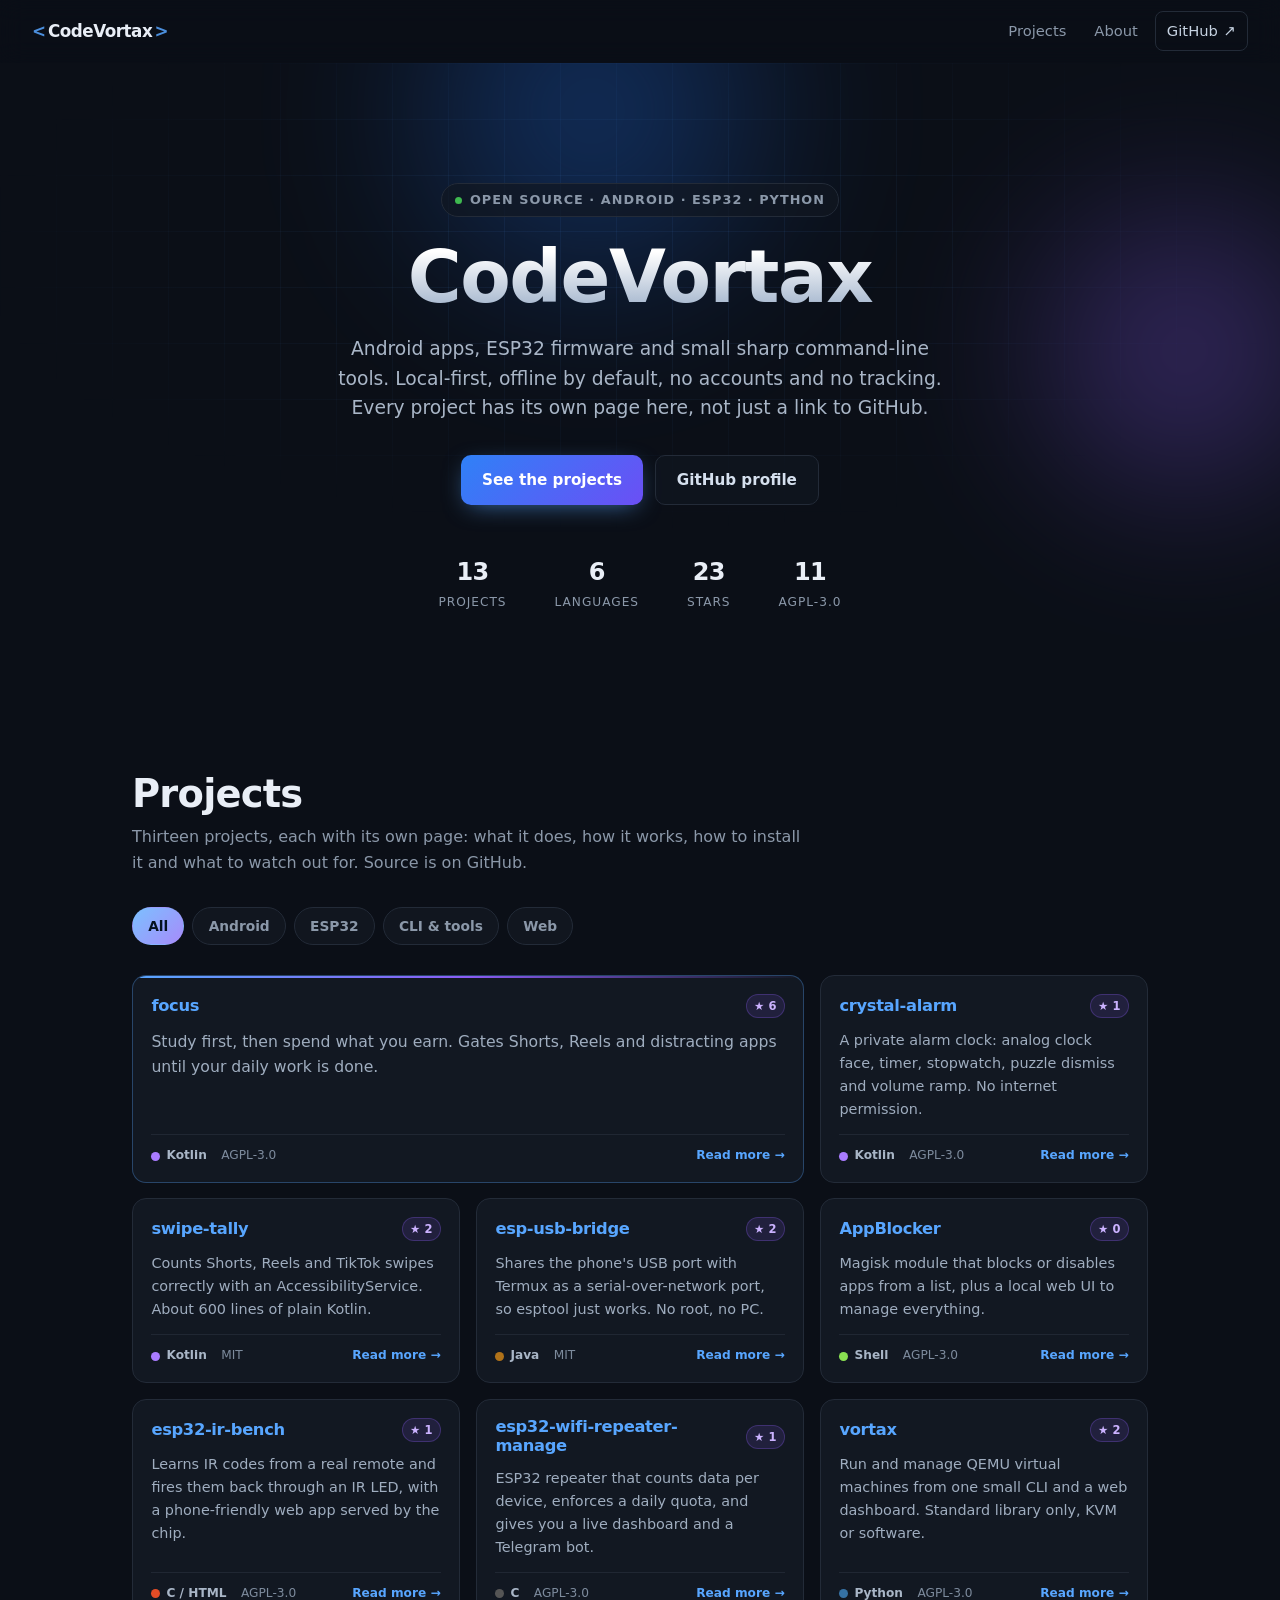
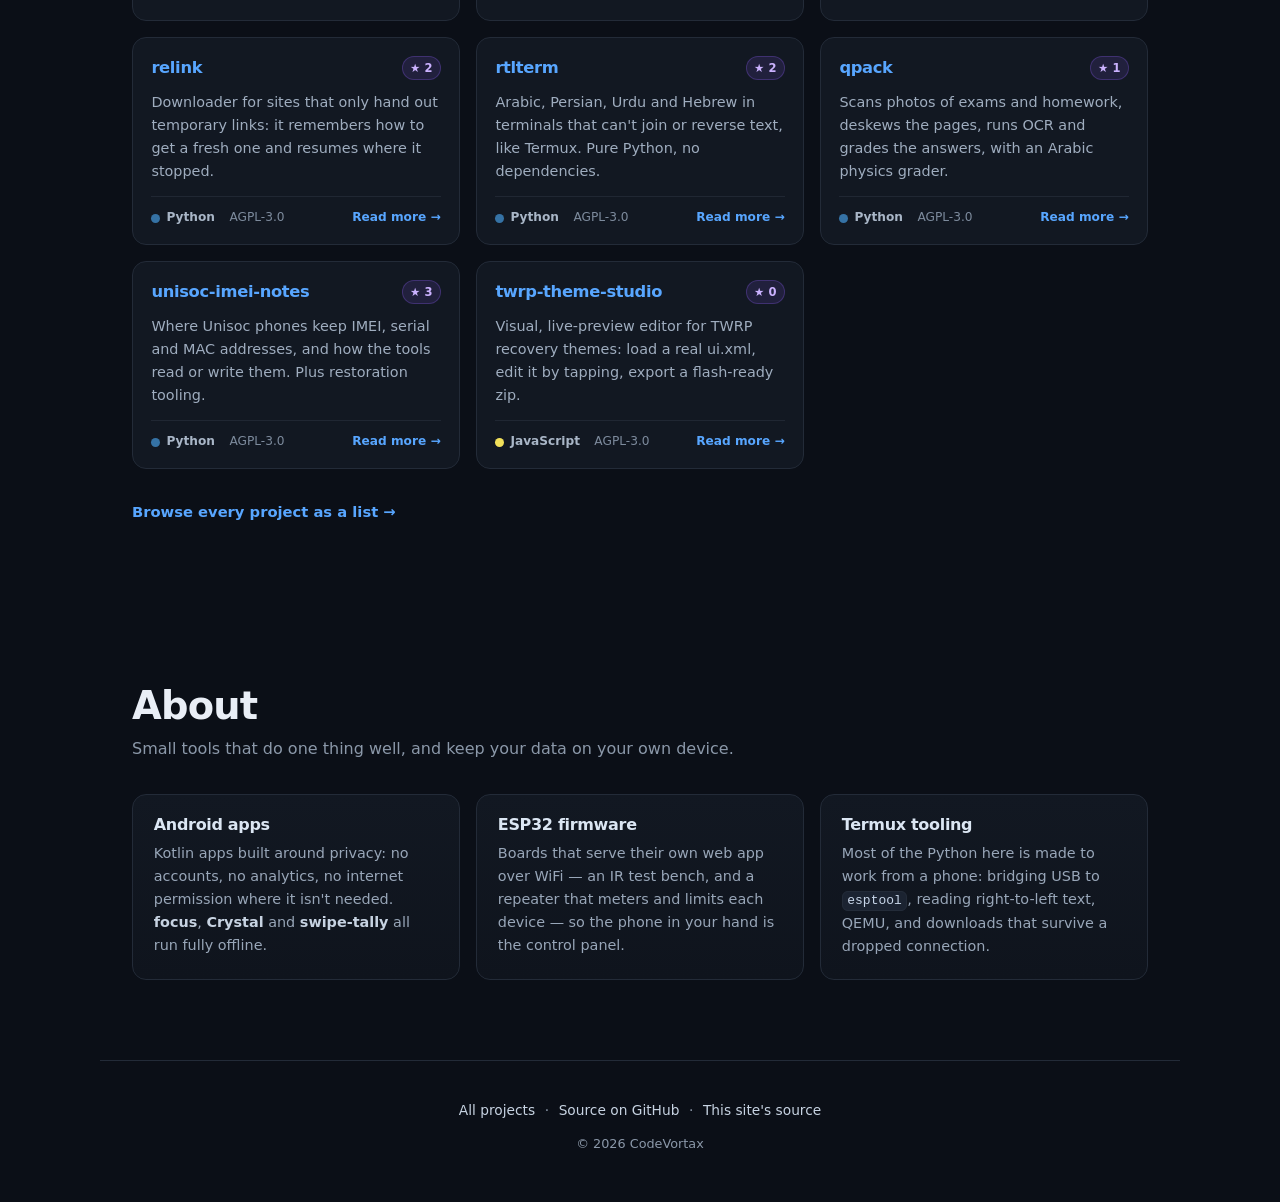
<file: index.html>
<!doctype html>
<html lang="en" class="no-js">
<head>
<meta charset="utf-8">
<meta name="viewport" content="width=device-width, initial-scale=1">
<title>CodeVortax — Android apps, ESP32 firmware and CLI tools</title>
<meta name="description" content="Open source Android apps, ESP32 firmware and command-line tools. Local-first, offline by default, no accounts and no tracking.">
<meta name="theme-color" content="#0b0f17">
<meta name="color-scheme" content="dark">
<link rel="canonical" href="https://codevortax.github.io/">

<meta property="og:type" content="website">
<meta property="og:site_name" content="CodeVortax">
<meta property="og:title" content="CodeVortax — Android apps, ESP32 firmware and CLI tools">
<meta property="og:description" content="Open source Android apps, ESP32 firmware and command-line tools. Local-first, offline by default, no accounts and no tracking.">
<meta property="og:url" content="https://codevortax.github.io/">
<meta property="og:image" content="https://codevortax.github.io/og/cover.png">
<meta property="og:image:type" content="image/png">
<meta property="og:image:width" content="1200">
<meta property="og:image:height" content="630">
<meta property="og:image:alt" content="CodeVortax — Android apps, ESP32 firmware and CLI tools">
<meta name="twitter:card" content="summary_large_image">
<meta name="twitter:title" content="CodeVortax — Android apps, ESP32 firmware and CLI tools">
<meta name="twitter:description" content="Open source Android apps, ESP32 firmware and command-line tools. Local-first, offline by default, no accounts and no tracking.">
<meta name="twitter:image" content="https://codevortax.github.io/og/cover.png">

<link rel="icon" href="data:image/svg+xml,%3Csvg xmlns='http://www.w3.org/2000/svg' viewBox='0 0 64 64'%3E%3Crect width='64' height='64' rx='14' fill='%230b0f17'/%3E%3Cpath d='M40 20 26 32l14 12' fill='none' stroke='%2358a6ff' stroke-width='6' stroke-linecap='round' stroke-linejoin='round'/%3E%3C/svg%3E">
<link rel="stylesheet" href="style.css">
<script>document.documentElement.classList.replace('no-js','js');</script>
<script type="application/ld+json">{}</script>
</head>
<body>

<a class="skip" href="#main">Skip to content</a>
<div class="progress"><span id="bar"></span></div>

<header class="nav">
  <a class="brand" href="index.html">
    <span class="brand-mark" aria-hidden="true">&lt;</span>CodeVortax<span class="brand-mark" aria-hidden="true">&gt;</span>
  </a>
  <nav aria-label="Sections">
    <a href="index.html#projects">Projects</a>
    <a href="index.html#about">About</a>
    <a class="gh" href="https://github.com/CodeVortax">GitHub <span aria-hidden="true">↗</span></a>
  </nav>
</header>

<main id="top">

  <section class="hero">
    <div class="blob b1" aria-hidden="true"></div>
    <div class="blob b2" aria-hidden="true"></div>
    <div class="grid-bg" aria-hidden="true"></div>
    <div class="hero-inner">
      <p class="eyebrow"><span class="dot" aria-hidden="true"></span>Open source · Android · ESP32 · Python</p>
      <h1>CodeVortax</h1>
      <p class="lead">Android apps, ESP32 firmware and small sharp command-line tools. Local-first, offline by default, no accounts and no tracking. Every project has its own page here, not just a link to GitHub.</p>
      <div class="cta">
        <a class="btn primary" href="#projects">See the projects</a>
        <a class="btn ghost" href="https://github.com/CodeVortax">GitHub profile</a>
      </div>
      <ul class="stats">
        <li><b>13</b><span>projects</span></li>
        <li><b>6</b><span>languages</span></li>
        <li><b>23</b><span>stars</span></li>
        <li><b>11</b><span>AGPL-3.0</span></li>
      </ul>
    </div>
  </section>

  <section id="projects" class="section">
    <div class="section-head reveal">
      <h2>Projects</h2>
      <p>Thirteen projects, each with its own page: what it does, how it works, how to install it and what to watch out for. Source is on GitHub.</p>
    </div>

    <div class="chips reveal" role="group" aria-label="Filter projects by category">
      <button class="chip is-active" data-filter="all" aria-pressed="true">All</button>
      <button class="chip" data-filter="android" aria-pressed="false">Android</button>
      <button class="chip" data-filter="esp32" aria-pressed="false">ESP32</button>
      <button class="chip" data-filter="tool" aria-pressed="false">CLI &amp; tools</button>
      <button class="chip" data-filter="web" aria-pressed="false">Web</button>
    </div>

    <p class="empty" id="empty" hidden>No projects in this category.</p>

    <div class="grid" id="grid">
      <a class="card featured reveal" href="projects/focus.html" data-cat="android">
        <div class="card-top">
          <h3>focus</h3>
          <span class="badge">★ 6</span>
        </div>
        <p>Study first, then spend what you earn. Gates Shorts, Reels and distracting apps until your daily work is done.</p>
        <div class="meta">
          <span class="lang"><i style="--c:#a97bff"></i>Kotlin</span>
          <span>AGPL-3.0</span>
          <span class="go" aria-hidden="true">Read more →</span>
        </div>
      </a>
      <a class="card reveal" href="projects/crystal-alarm.html" data-cat="android">
        <div class="card-top">
          <h3>crystal-alarm</h3>
          <span class="badge">★ 1</span>
        </div>
        <p>A private alarm clock: analog clock face, timer, stopwatch, puzzle dismiss and volume ramp. No internet permission.</p>
        <div class="meta">
          <span class="lang"><i style="--c:#a97bff"></i>Kotlin</span>
          <span>AGPL-3.0</span>
          <span class="go" aria-hidden="true">Read more →</span>
        </div>
      </a>
      <a class="card reveal" href="projects/swipe-tally.html" data-cat="android">
        <div class="card-top">
          <h3>swipe-tally</h3>
          <span class="badge">★ 2</span>
        </div>
        <p>Counts Shorts, Reels and TikTok swipes correctly with an AccessibilityService. About 600 lines of plain Kotlin.</p>
        <div class="meta">
          <span class="lang"><i style="--c:#a97bff"></i>Kotlin</span>
          <span>MIT</span>
          <span class="go" aria-hidden="true">Read more →</span>
        </div>
      </a>
      <a class="card reveal" href="projects/esp-usb-bridge.html" data-cat="android">
        <div class="card-top">
          <h3>esp-usb-bridge</h3>
          <span class="badge">★ 2</span>
        </div>
        <p>Shares the phone's USB port with Termux as a serial-over-network port, so esptool just works. No root, no PC.</p>
        <div class="meta">
          <span class="lang"><i style="--c:#b07219"></i>Java</span>
          <span>MIT</span>
          <span class="go" aria-hidden="true">Read more →</span>
        </div>
      </a>
      <a class="card reveal" href="projects/appblocker.html" data-cat="android">
        <div class="card-top">
          <h3>AppBlocker</h3>
          <span class="badge">★ 0</span>
        </div>
        <p>Magisk module that blocks or disables apps from a list, plus a local web UI to manage everything.</p>
        <div class="meta">
          <span class="lang"><i style="--c:#89e051"></i>Shell</span>
          <span>AGPL-3.0</span>
          <span class="go" aria-hidden="true">Read more →</span>
        </div>
      </a>
      <a class="card reveal" href="projects/esp32-ir-bench.html" data-cat="esp32">
        <div class="card-top">
          <h3>esp32-ir-bench</h3>
          <span class="badge">★ 1</span>
        </div>
        <p>Learns IR codes from a real remote and fires them back through an IR LED, with a phone-friendly web app served by the chip.</p>
        <div class="meta">
          <span class="lang"><i style="--c:#e34c26"></i>C / HTML</span>
          <span>AGPL-3.0</span>
          <span class="go" aria-hidden="true">Read more →</span>
        </div>
      </a>
      <a class="card reveal" href="projects/esp32-wifi-repeater-manage.html" data-cat="esp32">
        <div class="card-top">
          <h3>esp32-wifi-repeater-manage</h3>
          <span class="badge">★ 1</span>
        </div>
        <p>ESP32 repeater that counts data per device, enforces a daily quota, and gives you a live dashboard and a Telegram bot.</p>
        <div class="meta">
          <span class="lang"><i style="--c:#555555"></i>C</span>
          <span>AGPL-3.0</span>
          <span class="go" aria-hidden="true">Read more →</span>
        </div>
      </a>
      <a class="card reveal" href="projects/vortax.html" data-cat="tool">
        <div class="card-top">
          <h3>vortax</h3>
          <span class="badge">★ 2</span>
        </div>
        <p>Run and manage QEMU virtual machines from one small CLI and a web dashboard. Standard library only, KVM or software.</p>
        <div class="meta">
          <span class="lang"><i style="--c:#3572a5"></i>Python</span>
          <span>AGPL-3.0</span>
          <span class="go" aria-hidden="true">Read more →</span>
        </div>
      </a>
      <a class="card reveal" href="projects/relink.html" data-cat="tool">
        <div class="card-top">
          <h3>relink</h3>
          <span class="badge">★ 2</span>
        </div>
        <p>Downloader for sites that only hand out temporary links: it remembers how to get a fresh one and resumes where it stopped.</p>
        <div class="meta">
          <span class="lang"><i style="--c:#3572a5"></i>Python</span>
          <span>AGPL-3.0</span>
          <span class="go" aria-hidden="true">Read more →</span>
        </div>
      </a>
      <a class="card reveal" href="projects/rtlterm.html" data-cat="tool">
        <div class="card-top">
          <h3>rtlterm</h3>
          <span class="badge">★ 2</span>
        </div>
        <p>Arabic, Persian, Urdu and Hebrew in terminals that can't join or reverse text, like Termux. Pure Python, no dependencies.</p>
        <div class="meta">
          <span class="lang"><i style="--c:#3572a5"></i>Python</span>
          <span>AGPL-3.0</span>
          <span class="go" aria-hidden="true">Read more →</span>
        </div>
      </a>
      <a class="card reveal" href="projects/qpack.html" data-cat="tool">
        <div class="card-top">
          <h3>qpack</h3>
          <span class="badge">★ 1</span>
        </div>
        <p>Scans photos of exams and homework, deskews the pages, runs OCR and grades the answers, with an Arabic physics grader.</p>
        <div class="meta">
          <span class="lang"><i style="--c:#3572a5"></i>Python</span>
          <span>AGPL-3.0</span>
          <span class="go" aria-hidden="true">Read more →</span>
        </div>
      </a>
      <a class="card reveal" href="projects/unisoc-imei-notes.html" data-cat="tool">
        <div class="card-top">
          <h3>unisoc-imei-notes</h3>
          <span class="badge">★ 3</span>
        </div>
        <p>Where Unisoc phones keep IMEI, serial and MAC addresses, and how the tools read or write them. Plus restoration tooling.</p>
        <div class="meta">
          <span class="lang"><i style="--c:#3572a5"></i>Python</span>
          <span>AGPL-3.0</span>
          <span class="go" aria-hidden="true">Read more →</span>
        </div>
      </a>
      <a class="card reveal" href="projects/twrp-theme-studio.html" data-cat="web">
        <div class="card-top">
          <h3>twrp-theme-studio</h3>
          <span class="badge">★ 0</span>
        </div>
        <p>Visual, live-preview editor for TWRP recovery themes: load a real ui.xml, edit it by tapping, export a flash-ready zip.</p>
        <div class="meta">
          <span class="lang"><i style="--c:#f1e05a"></i>JavaScript</span>
          <span>AGPL-3.0</span>
          <span class="go" aria-hidden="true">Read more →</span>
        </div>
      </a>
    </div>

    <p class="more reveal">
      <a href="projects.html">Browse every project as a list <span aria-hidden="true">→</span></a>
    </p>
  </section>

  <section id="about" class="section">
    <div class="section-head reveal">
      <h2>About</h2>
      <p>Small tools that do one thing well, and keep your data on your own device.</p>
    </div>

    <div class="cols">
      <article class="col reveal from-left">
        <h3>Android apps</h3>
        <p>Kotlin apps built around privacy: no accounts, no analytics, no internet permission where it isn't needed. <em>focus</em>, <em>Crystal</em> and <em>swipe-tally</em> all run fully offline.</p>
      </article>
      <article class="col reveal">
        <h3>ESP32 firmware</h3>
        <p>Boards that serve their own web app over WiFi &mdash; an IR test bench, and a repeater that meters and limits each device &mdash; so the phone in your hand is the control panel.</p>
      </article>
      <article class="col reveal from-right">
        <h3>Termux tooling</h3>
        <p>Most of the Python here is made to work from a phone: bridging USB to <code>esptool</code>, reading right-to-left text, QEMU, and downloads that survive a dropped connection.</p>
      </article>
    </div>
  </section>

</main>

<footer>
  <p class="foot-links">
    <a href="index.html#projects">All projects</a>
    <span aria-hidden="true">·</span>
    <a href="https://github.com/CodeVortax">Source on GitHub</a>
    <span aria-hidden="true">·</span>
    <a href="https://github.com/CodeVortax/CodeVortax.github.io">This site's source</a>
  </p>
  <p class="foot-copy">&copy; <span id="year">2026</span> CodeVortax</p>
</footer>

<script src="app.js" defer></script>
</body>
</html>
</file>
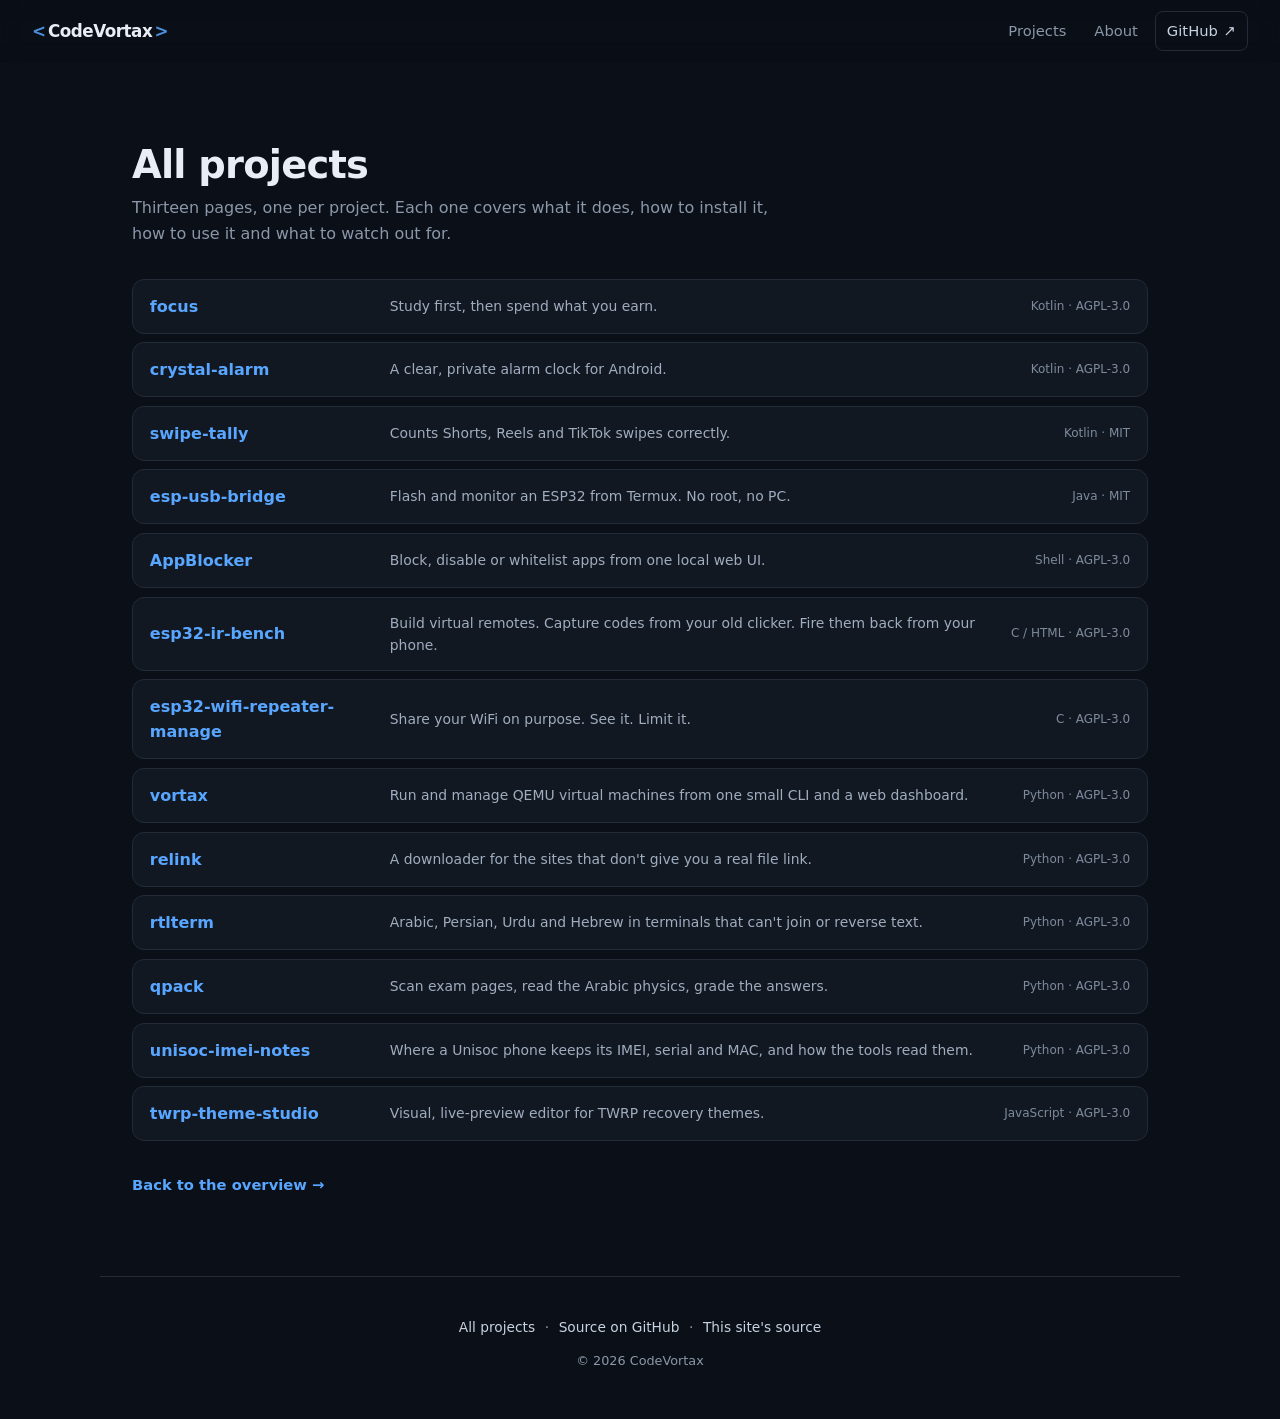
<file: projects.html>
<!doctype html>
<html lang="en" class="no-js">
<head>
<meta charset="utf-8">
<meta name="viewport" content="width=device-width, initial-scale=1">
<title>All projects — CodeVortax</title>
<meta name="description" content="Every CodeVortax project, with a page of its own: Android apps, ESP32 firmware, CLI and web tools.">
<meta name="theme-color" content="#0b0f17">
<meta name="color-scheme" content="dark">
<link rel="canonical" href="https://codevortax.github.io/projects.html">

<meta property="og:type" content="website">
<meta property="og:site_name" content="CodeVortax">
<meta property="og:title" content="All projects — CodeVortax">
<meta property="og:description" content="Every CodeVortax project, with a page of its own: Android apps, ESP32 firmware, CLI and web tools.">
<meta property="og:url" content="https://codevortax.github.io/projects.html">
<meta property="og:image" content="https://codevortax.github.io/og/cover.png">
<meta property="og:image:type" content="image/png">
<meta property="og:image:width" content="1200">
<meta property="og:image:height" content="630">
<meta property="og:image:alt" content="CodeVortax — all projects">
<meta name="twitter:card" content="summary_large_image">
<meta name="twitter:title" content="All projects — CodeVortax">
<meta name="twitter:description" content="Every CodeVortax project, with a page of its own: Android apps, ESP32 firmware, CLI and web tools.">
<meta name="twitter:image" content="https://codevortax.github.io/og/cover.png">

<link rel="icon" href="data:image/svg+xml,%3Csvg xmlns='http://www.w3.org/2000/svg' viewBox='0 0 64 64'%3E%3Crect width='64' height='64' rx='14' fill='%230b0f17'/%3E%3Cpath d='M40 20 26 32l14 12' fill='none' stroke='%2358a6ff' stroke-width='6' stroke-linecap='round' stroke-linejoin='round'/%3E%3C/svg%3E">
<link rel="stylesheet" href="style.css">
<script>document.documentElement.classList.replace('no-js','js');</script>
</head>
<body>

<a class="skip" href="#main">Skip to content</a>
<div class="progress"><span id="bar"></span></div>

<header class="nav">
  <a class="brand" href="index.html">
    <span class="brand-mark" aria-hidden="true">&lt;</span>CodeVortax<span class="brand-mark" aria-hidden="true">&gt;</span>
  </a>
  <nav aria-label="Sections">
    <a href="index.html#projects">Projects</a>
    <a href="index.html#about">About</a>
    <a class="gh" href="https://github.com/CodeVortax">GitHub <span aria-hidden="true">↗</span></a>
  </nav>
</header>

<main id="main">
  <section class="section">
    <div class="section-head reveal">
      <h2>All projects</h2>
      <p>Thirteen pages, one per project. Each one covers what it does, how to install it, how to use it and what to watch out for.</p>
    </div>
    <ul class="rows">
      <li class="row reveal">
        <a href="projects/focus.html">
          <span class="row-name">focus</span>
          <span class="row-desc">Study first, then spend what you earn.</span>
          <span class="row-meta">Kotlin · AGPL-3.0</span>
        </a>
      </li>
      <li class="row reveal">
        <a href="projects/crystal-alarm.html">
          <span class="row-name">crystal-alarm</span>
          <span class="row-desc">A clear, private alarm clock for Android.</span>
          <span class="row-meta">Kotlin · AGPL-3.0</span>
        </a>
      </li>
      <li class="row reveal">
        <a href="projects/swipe-tally.html">
          <span class="row-name">swipe-tally</span>
          <span class="row-desc">Counts Shorts, Reels and TikTok swipes correctly.</span>
          <span class="row-meta">Kotlin · MIT</span>
        </a>
      </li>
      <li class="row reveal">
        <a href="projects/esp-usb-bridge.html">
          <span class="row-name">esp-usb-bridge</span>
          <span class="row-desc">Flash and monitor an ESP32 from Termux. No root, no PC.</span>
          <span class="row-meta">Java · MIT</span>
        </a>
      </li>
      <li class="row reveal">
        <a href="projects/appblocker.html">
          <span class="row-name">AppBlocker</span>
          <span class="row-desc">Block, disable or whitelist apps from one local web UI.</span>
          <span class="row-meta">Shell · AGPL-3.0</span>
        </a>
      </li>
      <li class="row reveal">
        <a href="projects/esp32-ir-bench.html">
          <span class="row-name">esp32-ir-bench</span>
          <span class="row-desc">Build virtual remotes. Capture codes from your old clicker. Fire them back from your phone.</span>
          <span class="row-meta">C / HTML · AGPL-3.0</span>
        </a>
      </li>
      <li class="row reveal">
        <a href="projects/esp32-wifi-repeater-manage.html">
          <span class="row-name">esp32-wifi-repeater-manage</span>
          <span class="row-desc">Share your WiFi on purpose. See it. Limit it.</span>
          <span class="row-meta">C · AGPL-3.0</span>
        </a>
      </li>
      <li class="row reveal">
        <a href="projects/vortax.html">
          <span class="row-name">vortax</span>
          <span class="row-desc">Run and manage QEMU virtual machines from one small CLI and a web dashboard.</span>
          <span class="row-meta">Python · AGPL-3.0</span>
        </a>
      </li>
      <li class="row reveal">
        <a href="projects/relink.html">
          <span class="row-name">relink</span>
          <span class="row-desc">A downloader for the sites that don't give you a real file link.</span>
          <span class="row-meta">Python · AGPL-3.0</span>
        </a>
      </li>
      <li class="row reveal">
        <a href="projects/rtlterm.html">
          <span class="row-name">rtlterm</span>
          <span class="row-desc">Arabic, Persian, Urdu and Hebrew in terminals that can't join or reverse text.</span>
          <span class="row-meta">Python · AGPL-3.0</span>
        </a>
      </li>
      <li class="row reveal">
        <a href="projects/qpack.html">
          <span class="row-name">qpack</span>
          <span class="row-desc">Scan exam pages, read the Arabic physics, grade the answers.</span>
          <span class="row-meta">Python · AGPL-3.0</span>
        </a>
      </li>
      <li class="row reveal">
        <a href="projects/unisoc-imei-notes.html">
          <span class="row-name">unisoc-imei-notes</span>
          <span class="row-desc">Where a Unisoc phone keeps its IMEI, serial and MAC, and how the tools read them.</span>
          <span class="row-meta">Python · AGPL-3.0</span>
        </a>
      </li>
      <li class="row reveal">
        <a href="projects/twrp-theme-studio.html">
          <span class="row-name">twrp-theme-studio</span>
          <span class="row-desc">Visual, live-preview editor for TWRP recovery themes.</span>
          <span class="row-meta">JavaScript · AGPL-3.0</span>
        </a>
      </li>
    </ul>
    <p class="more reveal"><a href="index.html#projects">Back to the overview <span aria-hidden="true">→</span></a></p>
  </section>
</main>

<footer>
  <p class="foot-links">
    <a href="index.html#projects">All projects</a>
    <span aria-hidden="true">·</span>
    <a href="https://github.com/CodeVortax">Source on GitHub</a>
    <span aria-hidden="true">·</span>
    <a href="https://github.com/CodeVortax/CodeVortax.github.io">This site's source</a>
  </p>
  <p class="foot-copy">&copy; <span id="year">2026</span> CodeVortax</p>
</footer>

<script src="app.js" defer></script>
</body>
</html>
</file>
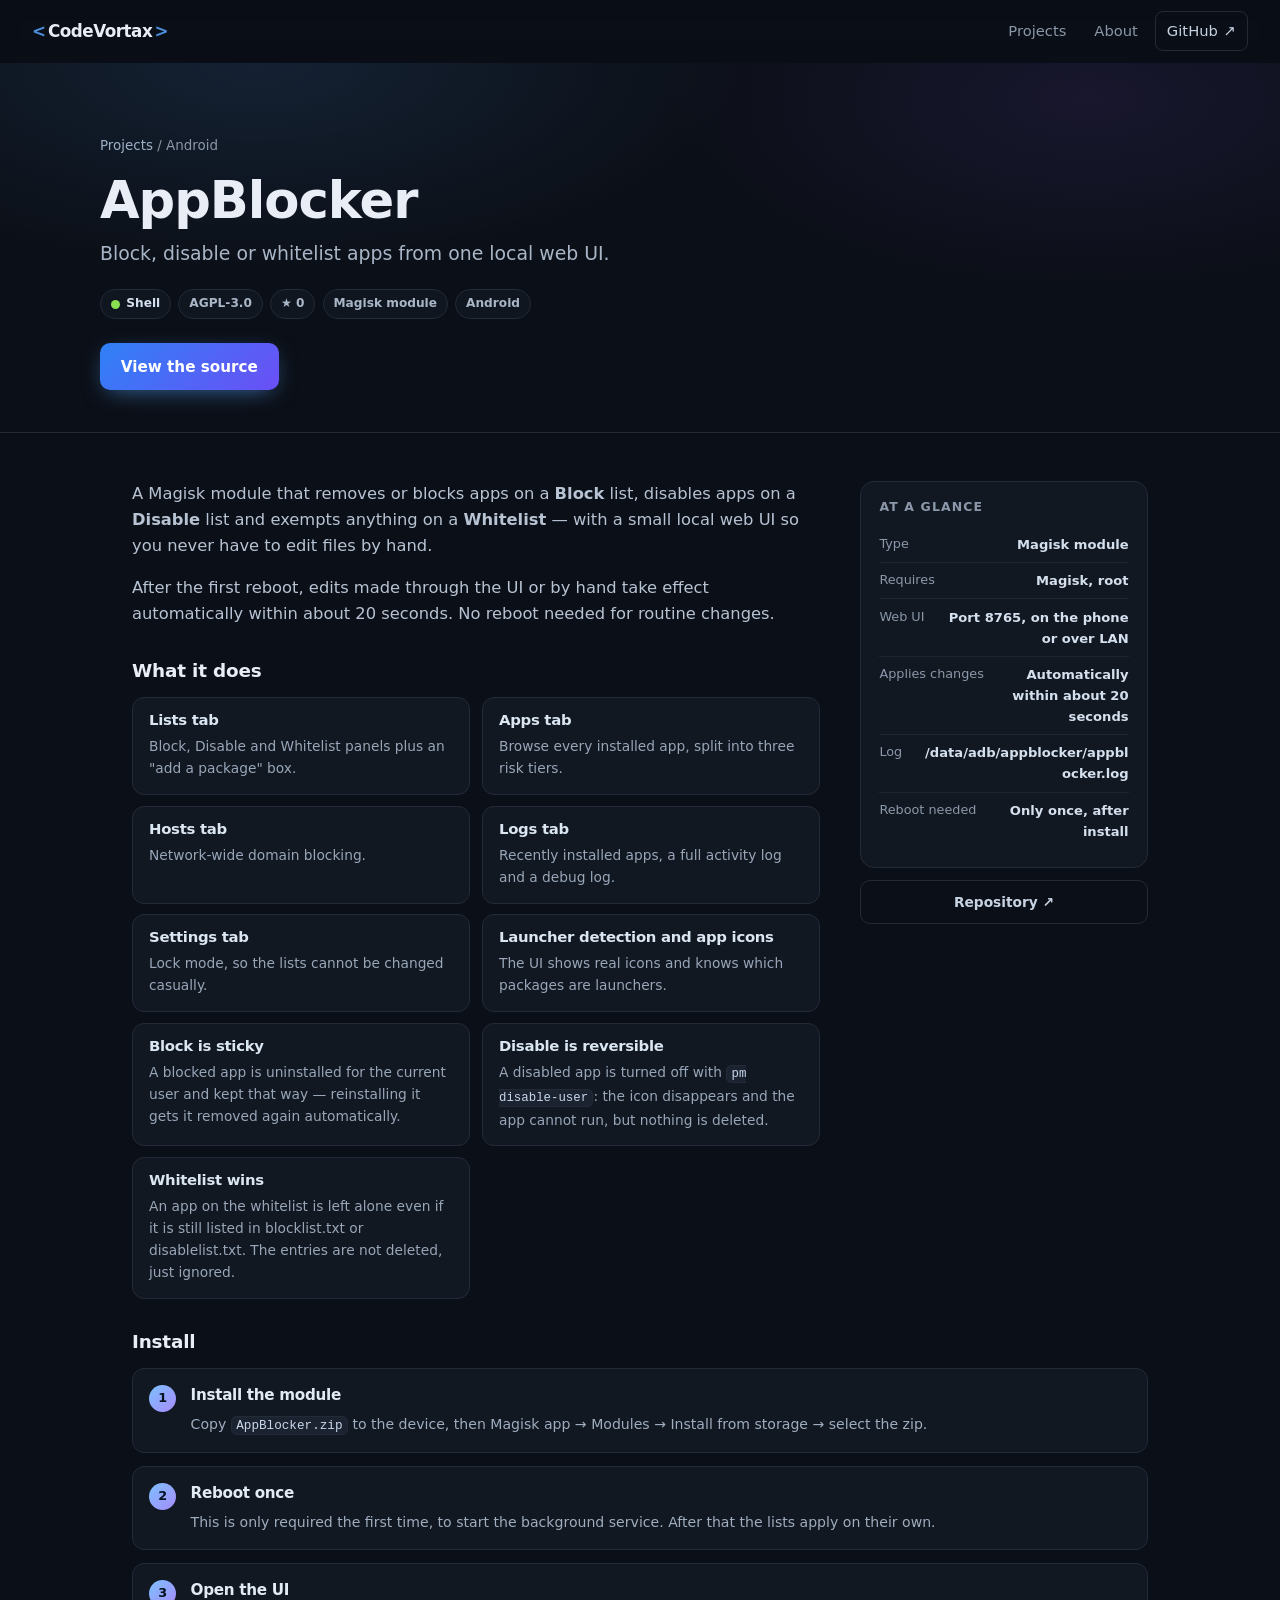
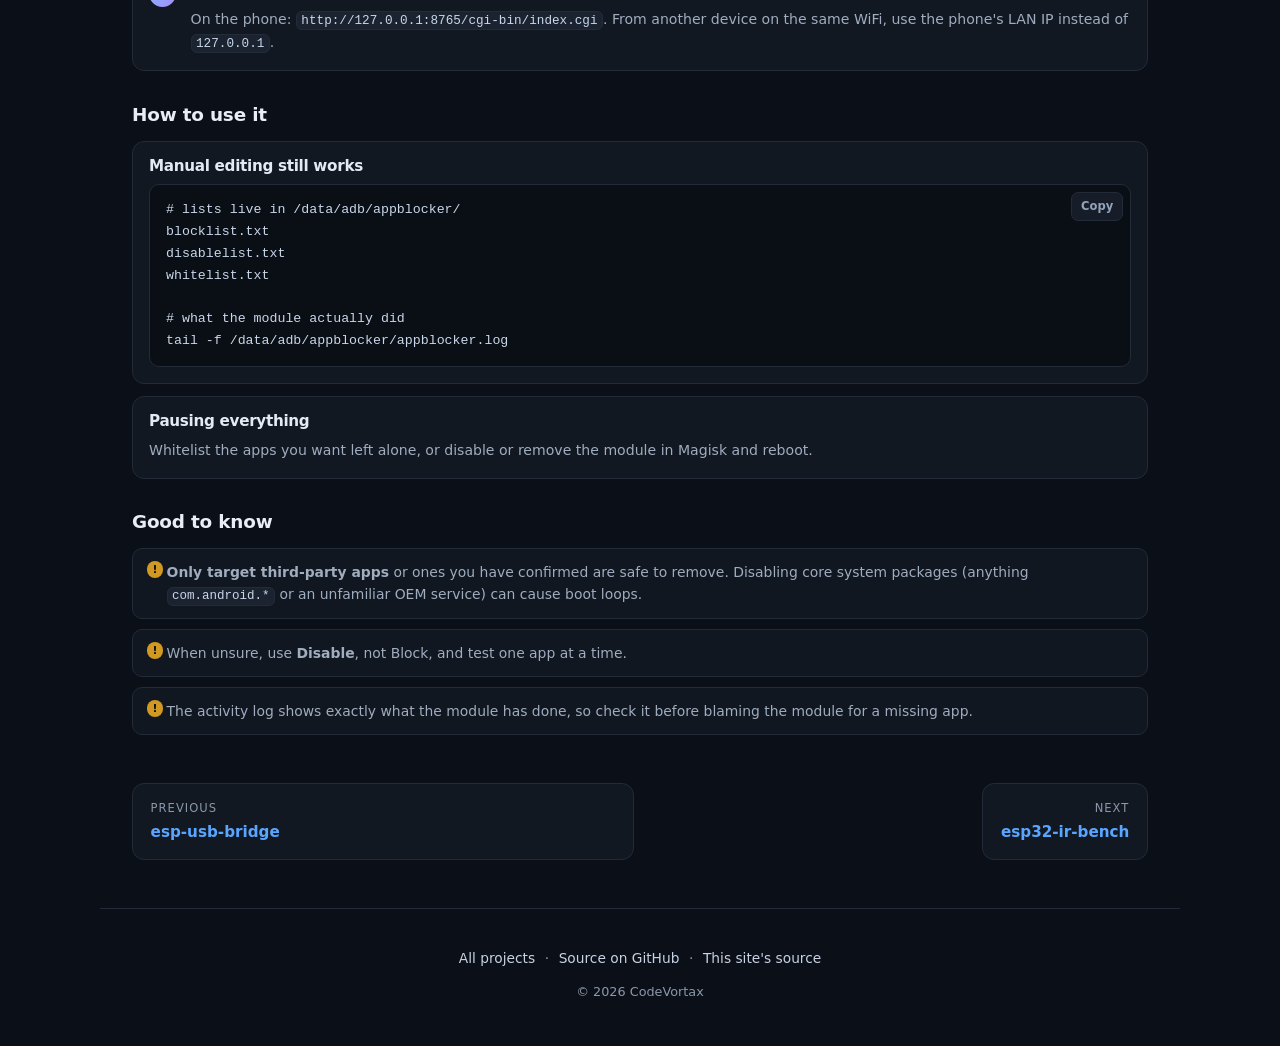
<file: projects/appblocker.html>
<!doctype html>
<html lang="en" class="no-js">
<head>
<meta charset="utf-8">
<meta name="viewport" content="width=device-width, initial-scale=1">
<title>AppBlocker — CodeVortax</title>
<meta name="description" content="Block, disable or whitelist apps from one local web UI.">
<meta name="theme-color" content="#0b0f17">
<meta name="color-scheme" content="dark">
<link rel="canonical" href="https://codevortax.github.io/projects/appblocker.html">

<meta property="og:type" content="website">
<meta property="og:site_name" content="CodeVortax">
<meta property="og:title" content="AppBlocker — CodeVortax">
<meta property="og:description" content="Block, disable or whitelist apps from one local web UI.">
<meta property="og:url" content="https://codevortax.github.io/projects/appblocker.html">
<meta property="og:image" content="https://codevortax.github.io/og/appblocker.png">
<meta property="og:image:type" content="image/png">
<meta property="og:image:width" content="1200">
<meta property="og:image:height" content="630">
<meta property="og:image:alt" content="AppBlocker — CodeVortax social preview image">
<meta name="twitter:card" content="summary_large_image">
<meta name="twitter:title" content="AppBlocker — CodeVortax">
<meta name="twitter:description" content="Block, disable or whitelist apps from one local web UI.">
<meta name="twitter:image" content="https://codevortax.github.io/og/appblocker.png">

<link rel="icon" href="data:image/svg+xml,%3Csvg xmlns='http://www.w3.org/2000/svg' viewBox='0 0 64 64'%3E%3Crect width='64' height='64' rx='14' fill='%230b0f17'/%3E%3Cpath d='M40 20 26 32l14 12' fill='none' stroke='%2358a6ff' stroke-width='6' stroke-linecap='round' stroke-linejoin='round'/%3E%3C/svg%3E">
<link rel="stylesheet" href="../style.css">
<script>document.documentElement.classList.replace('no-js','js');</script>
<script type="application/ld+json">{"@context": "https://schema.org", "@type": "SoftwareSourceCode", "name": "AppBlocker", "description": "Block, disable or whitelist apps from one local web UI.", "codeRepository": "https://github.com/CodeVortax/AppBlocker", "programmingLanguage": "Shell", "license": "https://www.gnu.org/licenses/agpl-3.0.html", "url": "https://codevortax.github.io/projects/appblocker.html"}</script>
</head>
<body>

<a class="skip" href="#main">Skip to content</a>
<div class="progress"><span id="bar"></span></div>

<header class="nav">
  <a class="brand" href="../index.html">
    <span class="brand-mark" aria-hidden="true">&lt;</span>CodeVortax<span class="brand-mark" aria-hidden="true">&gt;</span>
  </a>
  <nav aria-label="Sections">
    <a href="../index.html#projects">Projects</a>
    <a href="../index.html#about">About</a>
    <a class="gh" href="https://github.com/CodeVortax">GitHub <span aria-hidden="true">↗</span></a>
  </nav>
</header>

<main id="main">
  <article>
    <header class="phead">
      <div class="phead-inner">
        <p class="crumb reveal"><a href="../index.html#projects">Projects</a> <span aria-hidden="true">/</span> Android</p>
        <h1 class="reveal">AppBlocker</h1>
        <p class="ptag reveal">Block, disable or whitelist apps from one local web UI.</p>
        <div class="tags reveal"><span class="tag lang"><i style="--c:#89e051"></i>Shell</span><span class="tag">AGPL-3.0</span><span class="tag">★ 0</span><span class="tag">Magisk module</span><span class="tag">Android</span></div>
        <div class="pcta reveal">
          <a class="btn primary" href="https://github.com/CodeVortax/AppBlocker">View the source</a>
        </div>
      </div>
    </header>
    <div class="pwrap">
      <div class="pbody">
        <section class="pintro reveal">
          <p>A Magisk module that removes or blocks apps on a <b>Block</b> list, disables apps on a <b>Disable</b> list and exempts anything on a <b>Whitelist</b> &mdash; with a small local web UI so you never have to edit files by hand.</p>
          <p>After the first reboot, edits made through the UI or by hand take effect automatically within about 20 seconds. No reboot needed for routine changes.</p>
        </section>

        <section class="psec">
          <h2 class="sub reveal">What it does</h2>
          <ul class="features">
        <li class="feature reveal">
          <h3>Lists tab</h3>
          <p>Block, Disable and Whitelist panels plus an &quot;add a package&quot; box.</p>
        </li>
        <li class="feature reveal">
          <h3>Apps tab</h3>
          <p>Browse every installed app, split into three risk tiers.</p>
        </li>
        <li class="feature reveal">
          <h3>Hosts tab</h3>
          <p>Network-wide domain blocking.</p>
        </li>
        <li class="feature reveal">
          <h3>Logs tab</h3>
          <p>Recently installed apps, a full activity log and a debug log.</p>
        </li>
        <li class="feature reveal">
          <h3>Settings tab</h3>
          <p>Lock mode, so the lists cannot be changed casually.</p>
        </li>
        <li class="feature reveal">
          <h3>Launcher detection and app icons</h3>
          <p>The UI shows real icons and knows which packages are launchers.</p>
        </li>
        <li class="feature reveal">
          <h3>Block is sticky</h3>
          <p>A blocked app is uninstalled for the current user and kept that way &mdash; reinstalling it gets it removed again automatically.</p>
        </li>
        <li class="feature reveal">
          <h3>Disable is reversible</h3>
          <p>A disabled app is turned off with <code>pm disable-user</code>: the icon disappears and the app cannot run, but nothing is deleted.</p>
        </li>
        <li class="feature reveal">
          <h3>Whitelist wins</h3>
          <p>An app on the whitelist is left alone even if it is still listed in blocklist.txt or disablelist.txt. The entries are not deleted, just ignored.</p>
        </li>
          </ul>
        </section>
      </div>
      <aside class="pside reveal">
        <div class="specs">
          <h2 class="sub">At a glance</h2>
          <dl>
        <div class="dl-row">
          <dt>Type</dt>
          <dd>Magisk module</dd>
        </div>
        <div class="dl-row">
          <dt>Requires</dt>
          <dd>Magisk, root</dd>
        </div>
        <div class="dl-row">
          <dt>Web UI</dt>
          <dd>Port 8765, on the phone or over LAN</dd>
        </div>
        <div class="dl-row">
          <dt>Applies changes</dt>
          <dd>Automatically within about 20 seconds</dd>
        </div>
        <div class="dl-row">
          <dt>Log</dt>
          <dd>/data/adb/appblocker/appblocker.log</dd>
        </div>
        <div class="dl-row">
          <dt>Reboot needed</dt>
          <dd>Only once, after install</dd>
        </div>
          </dl>
        </div>
        <a class="side-link" href="https://github.com/CodeVortax/AppBlocker">Repository <span aria-hidden="true">↗</span></a>
      </aside>
    </div>

    <section class="pwrap-single">
      <div class="psec">
        <h2 class="sub reveal">Install</h2>
        <ol class="steps">
        <li class="step reveal">
          <span class="step-n" aria-hidden="true">1</span>
          <div class="step-body">
            <h3>Install the module</h3>
            <p>Copy <code>AppBlocker.zip</code> to the device, then Magisk app &rarr; Modules &rarr; Install from storage &rarr; select the zip.</p>
          </div>
        </li>
        <li class="step reveal">
          <span class="step-n" aria-hidden="true">2</span>
          <div class="step-body">
            <h3>Reboot once</h3>
            <p>This is only required the first time, to start the background service. After that the lists apply on their own.</p>
          </div>
        </li>
        <li class="step reveal">
          <span class="step-n" aria-hidden="true">3</span>
          <div class="step-body">
            <h3>Open the UI</h3>
            <p>On the phone: <code>http://127.0.0.1:8765/cgi-bin/index.cgi</code>. From another device on the same WiFi, use the phone's LAN IP instead of <code>127.0.0.1</code>.</p>
          </div>
        </li>
        </ol>
      </div>
    </section>

    <section class="pwrap-single">
      <div class="psec">
        <h2 class="sub reveal">How to use it</h2>
        <div class="usage">
          <div class="usage-block reveal">
            <h3>Manual editing still works</h3>
            <div class="codewrap"><button class="copy" type="button" aria-label="Copy this command">Copy</button><pre><code># lists live in /data/adb/appblocker/
blocklist.txt
disablelist.txt
whitelist.txt

# what the module actually did
tail -f /data/adb/appblocker/appblocker.log</code></pre></div>
          </div>
          <div class="usage-block reveal">
            <h3>Pausing everything</h3>
            <p>Whitelist the apps you want left alone, or disable or remove the module in Magisk and reboot.</p>
          </div>
        </div>
      </div>
    </section>

    <section class="pwrap-single">
      <div class="psec">
        <h2 class="sub reveal">Good to know</h2>
        <ul class="notes">
          <li class="reveal"><b>Only target third-party apps</b> or ones you have confirmed are safe to remove. Disabling core system packages (anything <code>com.android.*</code> or an unfamiliar OEM service) can cause boot loops.</li>
          <li class="reveal">When unsure, use <b>Disable</b>, not Block, and test one app at a time.</li>
          <li class="reveal">The activity log shows exactly what the module has done, so check it before blaming the module for a missing app.</li>
        </ul>
      </div>
    </section>

    <nav class="pn" aria-label="More projects">
      <a class="pn-link prev" href="esp-usb-bridge.html"><span>Previous</span><b>esp-usb-bridge</b></a>
      <a class="pn-link next" href="esp32-ir-bench.html"><span>Next</span><b>esp32-ir-bench</b></a>
    </nav>
  </article>
</main>

<footer>
  <p class="foot-links">
    <a href="../index.html#projects">All projects</a>
    <span aria-hidden="true">·</span>
    <a href="https://github.com/CodeVortax/AppBlocker">Source on GitHub</a>
    <span aria-hidden="true">·</span>
    <a href="https://github.com/CodeVortax/CodeVortax.github.io">This site's source</a>
  </p>
  <p class="foot-copy">&copy; <span id="year">2026</span> CodeVortax</p>
</footer>

<script src="../app.js" defer></script>
</body>
</html>
</file>
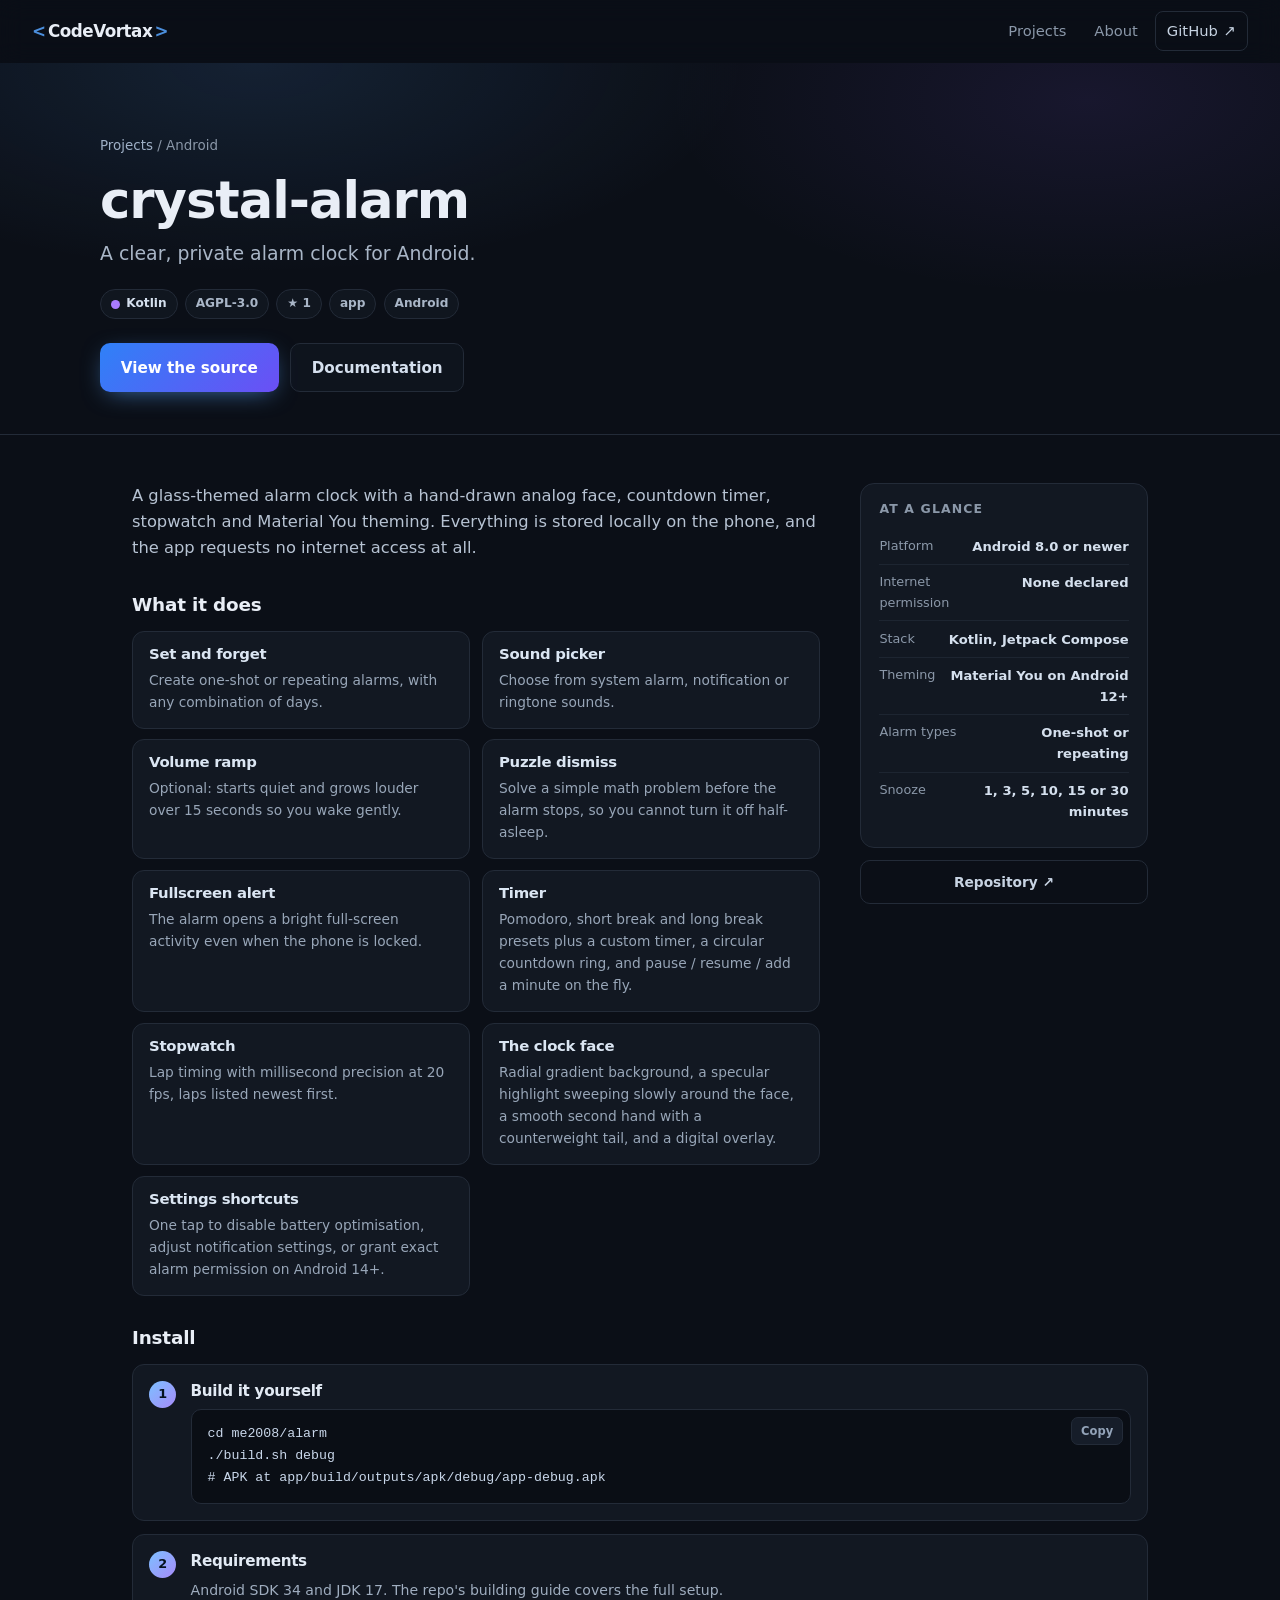
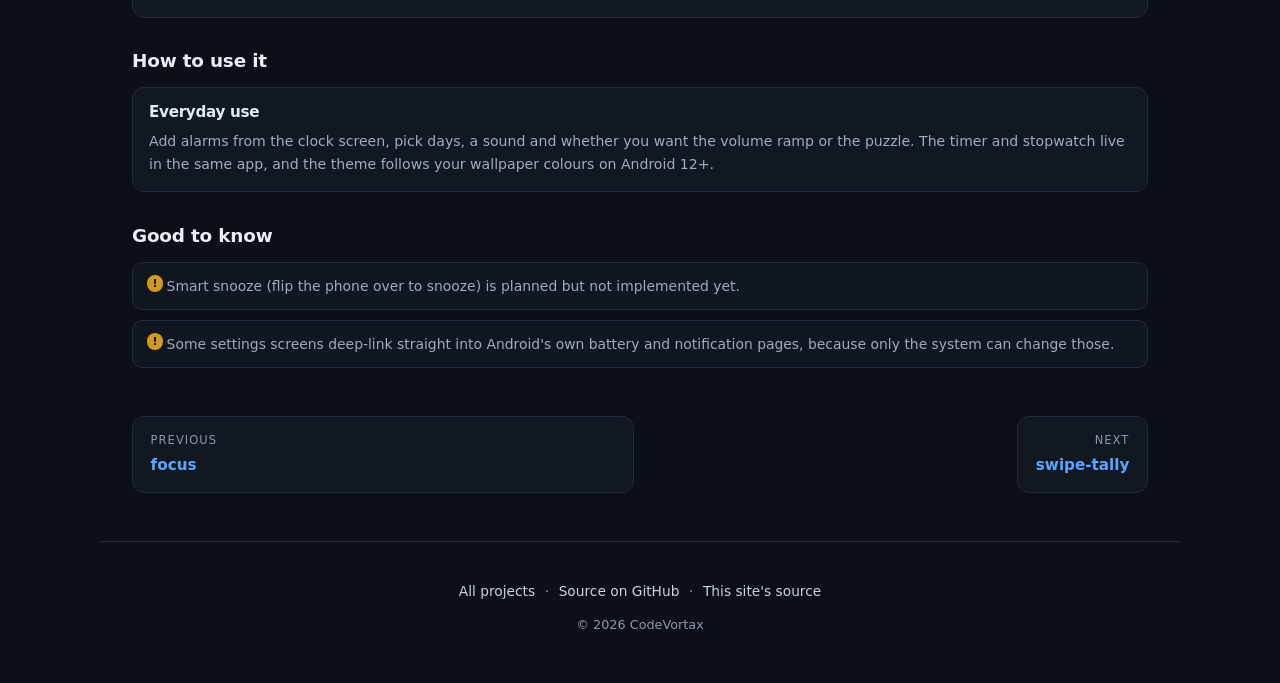
<file: projects/crystal-alarm.html>
<!doctype html>
<html lang="en" class="no-js">
<head>
<meta charset="utf-8">
<meta name="viewport" content="width=device-width, initial-scale=1">
<title>crystal-alarm — CodeVortax</title>
<meta name="description" content="A clear, private alarm clock for Android.">
<meta name="theme-color" content="#0b0f17">
<meta name="color-scheme" content="dark">
<link rel="canonical" href="https://codevortax.github.io/projects/crystal-alarm.html">

<meta property="og:type" content="website">
<meta property="og:site_name" content="CodeVortax">
<meta property="og:title" content="crystal-alarm — CodeVortax">
<meta property="og:description" content="A clear, private alarm clock for Android.">
<meta property="og:url" content="https://codevortax.github.io/projects/crystal-alarm.html">
<meta property="og:image" content="https://codevortax.github.io/og/crystal-alarm.png">
<meta property="og:image:type" content="image/png">
<meta property="og:image:width" content="1200">
<meta property="og:image:height" content="630">
<meta property="og:image:alt" content="crystal-alarm — CodeVortax social preview image">
<meta name="twitter:card" content="summary_large_image">
<meta name="twitter:title" content="crystal-alarm — CodeVortax">
<meta name="twitter:description" content="A clear, private alarm clock for Android.">
<meta name="twitter:image" content="https://codevortax.github.io/og/crystal-alarm.png">

<link rel="icon" href="data:image/svg+xml,%3Csvg xmlns='http://www.w3.org/2000/svg' viewBox='0 0 64 64'%3E%3Crect width='64' height='64' rx='14' fill='%230b0f17'/%3E%3Cpath d='M40 20 26 32l14 12' fill='none' stroke='%2358a6ff' stroke-width='6' stroke-linecap='round' stroke-linejoin='round'/%3E%3C/svg%3E">
<link rel="stylesheet" href="../style.css">
<script>document.documentElement.classList.replace('no-js','js');</script>
<script type="application/ld+json">{"@context": "https://schema.org", "@type": "SoftwareSourceCode", "name": "crystal-alarm", "description": "A clear, private alarm clock for Android.", "codeRepository": "https://github.com/CodeVortax/crystal-alarm", "programmingLanguage": "Kotlin", "license": "https://www.gnu.org/licenses/agpl-3.0.html", "url": "https://codevortax.github.io/projects/crystal-alarm.html"}</script>
</head>
<body>

<a class="skip" href="#main">Skip to content</a>
<div class="progress"><span id="bar"></span></div>

<header class="nav">
  <a class="brand" href="../index.html">
    <span class="brand-mark" aria-hidden="true">&lt;</span>CodeVortax<span class="brand-mark" aria-hidden="true">&gt;</span>
  </a>
  <nav aria-label="Sections">
    <a href="../index.html#projects">Projects</a>
    <a href="../index.html#about">About</a>
    <a class="gh" href="https://github.com/CodeVortax">GitHub <span aria-hidden="true">↗</span></a>
  </nav>
</header>

<main id="main">
  <article>
    <header class="phead">
      <div class="phead-inner">
        <p class="crumb reveal"><a href="../index.html#projects">Projects</a> <span aria-hidden="true">/</span> Android</p>
        <h1 class="reveal">crystal-alarm</h1>
        <p class="ptag reveal">A clear, private alarm clock for Android.</p>
        <div class="tags reveal"><span class="tag lang"><i style="--c:#a97bff"></i>Kotlin</span><span class="tag">AGPL-3.0</span><span class="tag">★ 1</span><span class="tag">app</span><span class="tag">Android</span></div>
        <div class="pcta reveal">
          <a class="btn primary" href="https://github.com/CodeVortax/crystal-alarm">View the source</a>
          <a class="btn ghost" href="https://github.com/CodeVortax/crystal-alarm/tree/main/docs">Documentation</a>
        </div>
      </div>
    </header>
    <div class="pwrap">
      <div class="pbody">
        <section class="pintro reveal">
          <p>A glass-themed alarm clock with a hand-drawn analog face, countdown timer, stopwatch and Material You theming. Everything is stored locally on the phone, and the app requests no internet access at all.</p>
        </section>

        <section class="psec">
          <h2 class="sub reveal">What it does</h2>
          <ul class="features">
        <li class="feature reveal">
          <h3>Set and forget</h3>
          <p>Create one-shot or repeating alarms, with any combination of days.</p>
        </li>
        <li class="feature reveal">
          <h3>Sound picker</h3>
          <p>Choose from system alarm, notification or ringtone sounds.</p>
        </li>
        <li class="feature reveal">
          <h3>Volume ramp</h3>
          <p>Optional: starts quiet and grows louder over 15 seconds so you wake gently.</p>
        </li>
        <li class="feature reveal">
          <h3>Puzzle dismiss</h3>
          <p>Solve a simple math problem before the alarm stops, so you cannot turn it off half-asleep.</p>
        </li>
        <li class="feature reveal">
          <h3>Fullscreen alert</h3>
          <p>The alarm opens a bright full-screen activity even when the phone is locked.</p>
        </li>
        <li class="feature reveal">
          <h3>Timer</h3>
          <p>Pomodoro, short break and long break presets plus a custom timer, a circular countdown ring, and pause / resume / add a minute on the fly.</p>
        </li>
        <li class="feature reveal">
          <h3>Stopwatch</h3>
          <p>Lap timing with millisecond precision at 20 fps, laps listed newest first.</p>
        </li>
        <li class="feature reveal">
          <h3>The clock face</h3>
          <p>Radial gradient background, a specular highlight sweeping slowly around the face, a smooth second hand with a counterweight tail, and a digital overlay.</p>
        </li>
        <li class="feature reveal">
          <h3>Settings shortcuts</h3>
          <p>One tap to disable battery optimisation, adjust notification settings, or grant exact alarm permission on Android 14+.</p>
        </li>
          </ul>
        </section>
      </div>
      <aside class="pside reveal">
        <div class="specs">
          <h2 class="sub">At a glance</h2>
          <dl>
        <div class="dl-row">
          <dt>Platform</dt>
          <dd>Android 8.0 or newer</dd>
        </div>
        <div class="dl-row">
          <dt>Internet permission</dt>
          <dd>None declared</dd>
        </div>
        <div class="dl-row">
          <dt>Stack</dt>
          <dd>Kotlin, Jetpack Compose</dd>
        </div>
        <div class="dl-row">
          <dt>Theming</dt>
          <dd>Material You on Android 12+</dd>
        </div>
        <div class="dl-row">
          <dt>Alarm types</dt>
          <dd>One-shot or repeating</dd>
        </div>
        <div class="dl-row">
          <dt>Snooze</dt>
          <dd>1, 3, 5, 10, 15 or 30 minutes</dd>
        </div>
          </dl>
        </div>
        <a class="side-link" href="https://github.com/CodeVortax/crystal-alarm">Repository <span aria-hidden="true">↗</span></a>
      </aside>
    </div>

    <section class="pwrap-single">
      <div class="psec">
        <h2 class="sub reveal">Install</h2>
        <ol class="steps">
        <li class="step reveal">
          <span class="step-n" aria-hidden="true">1</span>
          <div class="step-body">
            <h3>Build it yourself</h3>
            <div class="codewrap"><button class="copy" type="button" aria-label="Copy this command">Copy</button><pre><code>cd me2008/alarm
./build.sh debug
# APK at app/build/outputs/apk/debug/app-debug.apk</code></pre></div>
          </div>
        </li>
        <li class="step reveal">
          <span class="step-n" aria-hidden="true">2</span>
          <div class="step-body">
            <h3>Requirements</h3>
            <p>Android SDK 34 and JDK 17. The repo's building guide covers the full setup.</p>
          </div>
        </li>
        </ol>
      </div>
    </section>

    <section class="pwrap-single">
      <div class="psec">
        <h2 class="sub reveal">How to use it</h2>
        <div class="usage">
          <div class="usage-block reveal">
            <h3>Everyday use</h3>
            <p>Add alarms from the clock screen, pick days, a sound and whether you want the volume ramp or the puzzle. The timer and stopwatch live in the same app, and the theme follows your wallpaper colours on Android 12+.</p>
          </div>
        </div>
      </div>
    </section>

    <section class="pwrap-single">
      <div class="psec">
        <h2 class="sub reveal">Good to know</h2>
        <ul class="notes">
          <li class="reveal">Smart snooze (flip the phone over to snooze) is planned but not implemented yet.</li>
          <li class="reveal">Some settings screens deep-link straight into Android's own battery and notification pages, because only the system can change those.</li>
        </ul>
      </div>
    </section>

    <nav class="pn" aria-label="More projects">
      <a class="pn-link prev" href="focus.html"><span>Previous</span><b>focus</b></a>
      <a class="pn-link next" href="swipe-tally.html"><span>Next</span><b>swipe-tally</b></a>
    </nav>
  </article>
</main>

<footer>
  <p class="foot-links">
    <a href="../index.html#projects">All projects</a>
    <span aria-hidden="true">·</span>
    <a href="https://github.com/CodeVortax/crystal-alarm">Source on GitHub</a>
    <span aria-hidden="true">·</span>
    <a href="https://github.com/CodeVortax/CodeVortax.github.io">This site's source</a>
  </p>
  <p class="foot-copy">&copy; <span id="year">2026</span> CodeVortax</p>
</footer>

<script src="../app.js" defer></script>
</body>
</html>
</file>
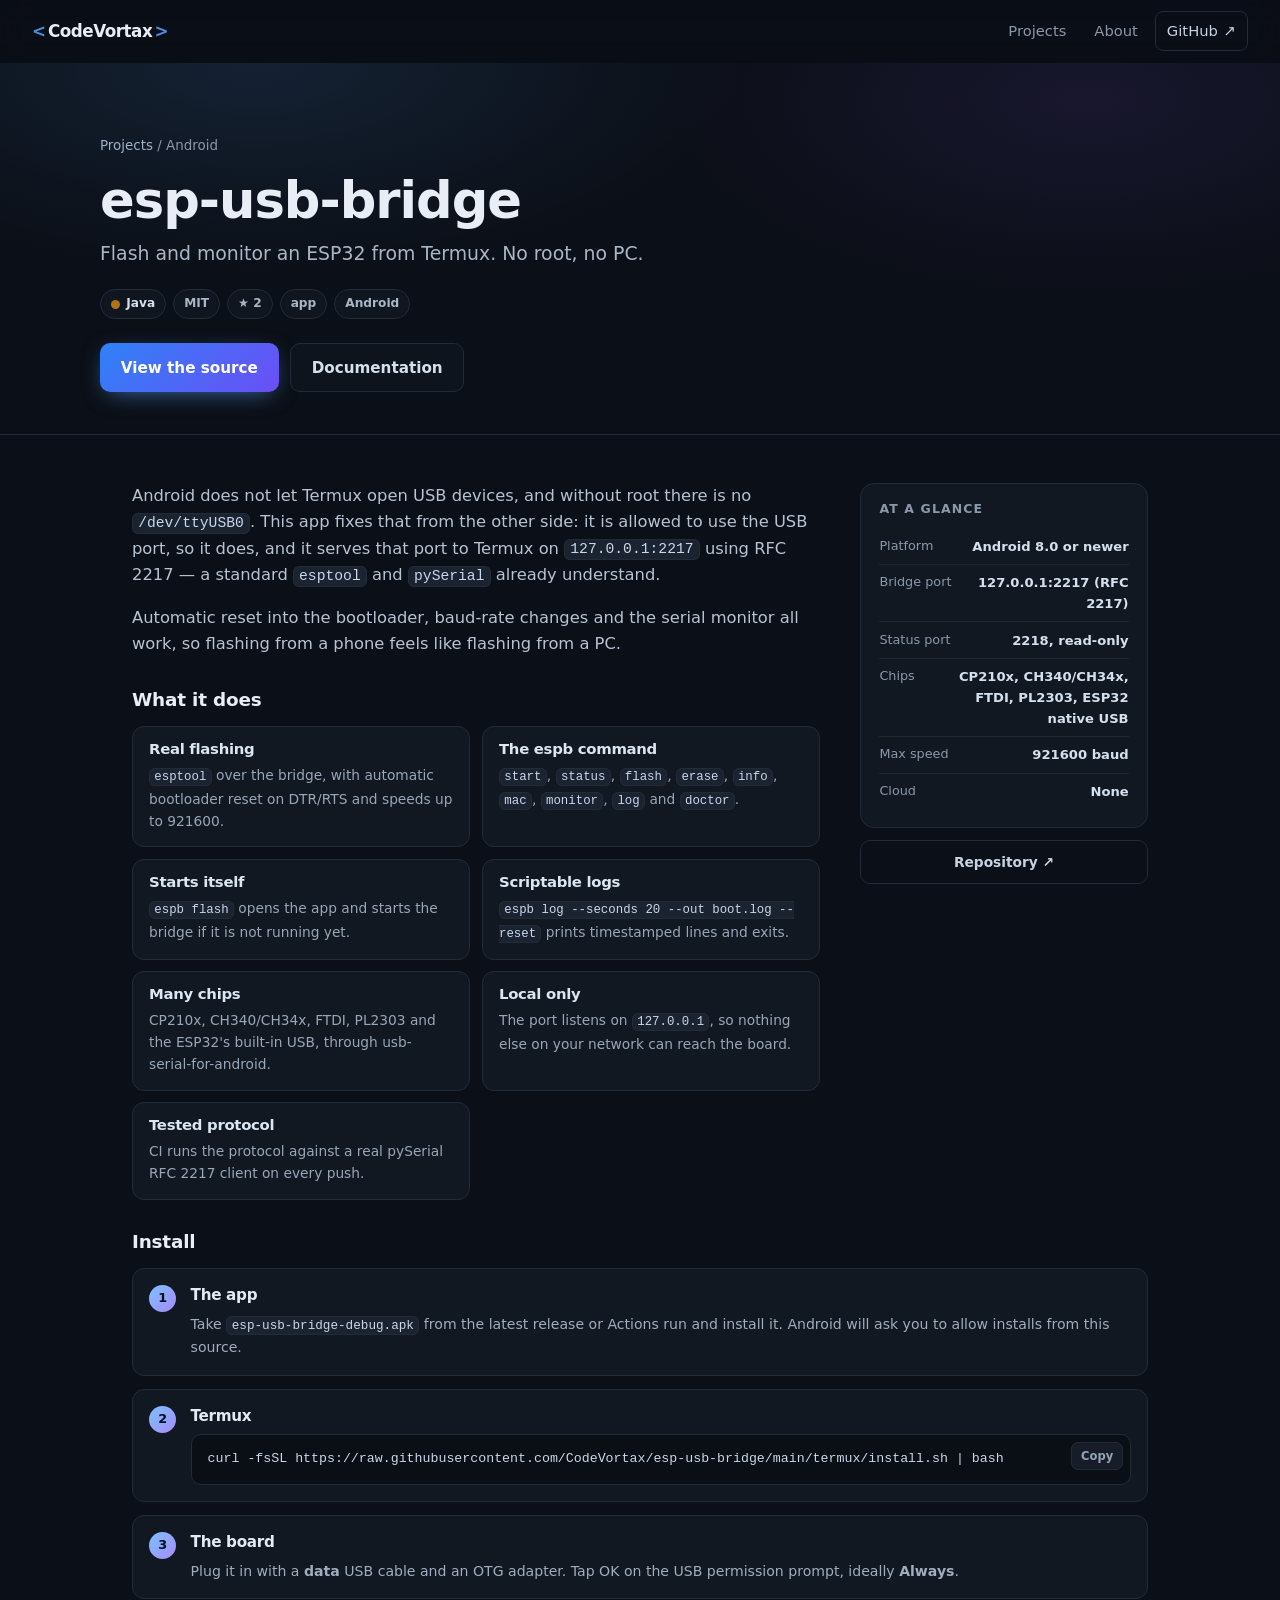
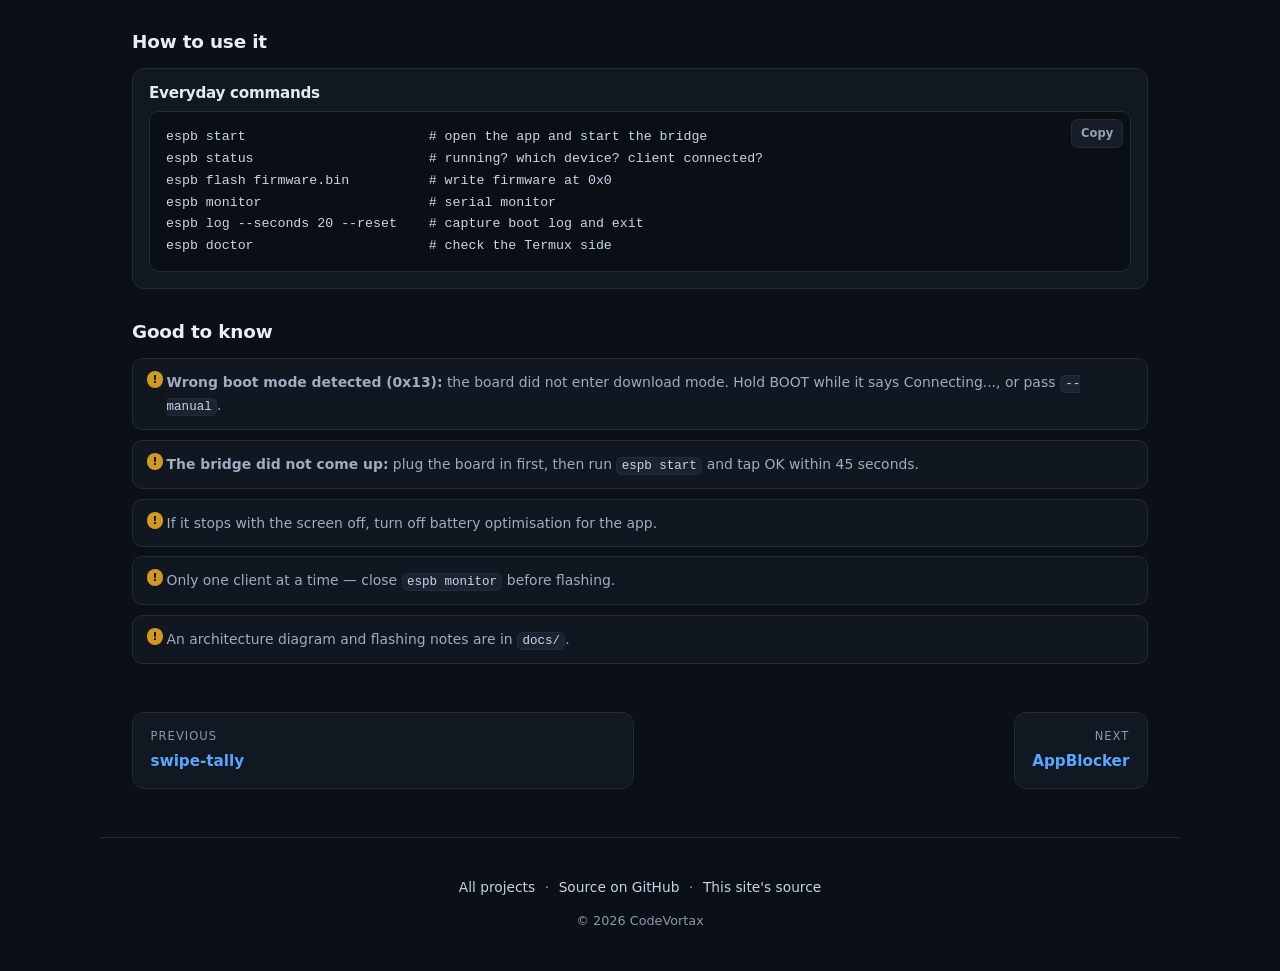
<file: projects/esp-usb-bridge.html>
<!doctype html>
<html lang="en" class="no-js">
<head>
<meta charset="utf-8">
<meta name="viewport" content="width=device-width, initial-scale=1">
<title>esp-usb-bridge — CodeVortax</title>
<meta name="description" content="Flash and monitor an ESP32 from Termux. No root, no PC.">
<meta name="theme-color" content="#0b0f17">
<meta name="color-scheme" content="dark">
<link rel="canonical" href="https://codevortax.github.io/projects/esp-usb-bridge.html">

<meta property="og:type" content="website">
<meta property="og:site_name" content="CodeVortax">
<meta property="og:title" content="esp-usb-bridge — CodeVortax">
<meta property="og:description" content="Flash and monitor an ESP32 from Termux. No root, no PC.">
<meta property="og:url" content="https://codevortax.github.io/projects/esp-usb-bridge.html">
<meta property="og:image" content="https://codevortax.github.io/og/esp-usb-bridge.png">
<meta property="og:image:type" content="image/png">
<meta property="og:image:width" content="1200">
<meta property="og:image:height" content="630">
<meta property="og:image:alt" content="esp-usb-bridge — CodeVortax social preview image">
<meta name="twitter:card" content="summary_large_image">
<meta name="twitter:title" content="esp-usb-bridge — CodeVortax">
<meta name="twitter:description" content="Flash and monitor an ESP32 from Termux. No root, no PC.">
<meta name="twitter:image" content="https://codevortax.github.io/og/esp-usb-bridge.png">

<link rel="icon" href="data:image/svg+xml,%3Csvg xmlns='http://www.w3.org/2000/svg' viewBox='0 0 64 64'%3E%3Crect width='64' height='64' rx='14' fill='%230b0f17'/%3E%3Cpath d='M40 20 26 32l14 12' fill='none' stroke='%2358a6ff' stroke-width='6' stroke-linecap='round' stroke-linejoin='round'/%3E%3C/svg%3E">
<link rel="stylesheet" href="../style.css">
<script>document.documentElement.classList.replace('no-js','js');</script>
<script type="application/ld+json">{"@context": "https://schema.org", "@type": "SoftwareSourceCode", "name": "esp-usb-bridge", "description": "Flash and monitor an ESP32 from Termux. No root, no PC.", "codeRepository": "https://github.com/CodeVortax/esp-usb-bridge", "programmingLanguage": "Java", "license": "https://opensource.org/licenses/MIT", "url": "https://codevortax.github.io/projects/esp-usb-bridge.html"}</script>
</head>
<body>

<a class="skip" href="#main">Skip to content</a>
<div class="progress"><span id="bar"></span></div>

<header class="nav">
  <a class="brand" href="../index.html">
    <span class="brand-mark" aria-hidden="true">&lt;</span>CodeVortax<span class="brand-mark" aria-hidden="true">&gt;</span>
  </a>
  <nav aria-label="Sections">
    <a href="../index.html#projects">Projects</a>
    <a href="../index.html#about">About</a>
    <a class="gh" href="https://github.com/CodeVortax">GitHub <span aria-hidden="true">↗</span></a>
  </nav>
</header>

<main id="main">
  <article>
    <header class="phead">
      <div class="phead-inner">
        <p class="crumb reveal"><a href="../index.html#projects">Projects</a> <span aria-hidden="true">/</span> Android</p>
        <h1 class="reveal">esp-usb-bridge</h1>
        <p class="ptag reveal">Flash and monitor an ESP32 from Termux. No root, no PC.</p>
        <div class="tags reveal"><span class="tag lang"><i style="--c:#b07219"></i>Java</span><span class="tag">MIT</span><span class="tag">★ 2</span><span class="tag">app</span><span class="tag">Android</span></div>
        <div class="pcta reveal">
          <a class="btn primary" href="https://github.com/CodeVortax/esp-usb-bridge">View the source</a>
          <a class="btn ghost" href="https://github.com/CodeVortax/esp-usb-bridge/tree/main/docs">Documentation</a>
        </div>
      </div>
    </header>
    <div class="pwrap">
      <div class="pbody">
        <section class="pintro reveal">
          <p>Android does not let Termux open USB devices, and without root there is no <code>/dev/ttyUSB0</code>. This app fixes that from the other side: it is allowed to use the USB port, so it does, and it serves that port to Termux on <code>127.0.0.1:2217</code> using RFC 2217 &mdash; a standard <code>esptool</code> and <code>pySerial</code> already understand.</p>
          <p>Automatic reset into the bootloader, baud-rate changes and the serial monitor all work, so flashing from a phone feels like flashing from a PC.</p>
        </section>

        <section class="psec">
          <h2 class="sub reveal">What it does</h2>
          <ul class="features">
        <li class="feature reveal">
          <h3>Real flashing</h3>
          <p><code>esptool</code> over the bridge, with automatic bootloader reset on DTR/RTS and speeds up to 921600.</p>
        </li>
        <li class="feature reveal">
          <h3>The espb command</h3>
          <p><code>start</code>, <code>status</code>, <code>flash</code>, <code>erase</code>, <code>info</code>, <code>mac</code>, <code>monitor</code>, <code>log</code> and <code>doctor</code>.</p>
        </li>
        <li class="feature reveal">
          <h3>Starts itself</h3>
          <p><code>espb flash</code> opens the app and starts the bridge if it is not running yet.</p>
        </li>
        <li class="feature reveal">
          <h3>Scriptable logs</h3>
          <p><code>espb log --seconds 20 --out boot.log --reset</code> prints timestamped lines and exits.</p>
        </li>
        <li class="feature reveal">
          <h3>Many chips</h3>
          <p>CP210x, CH340/CH34x, FTDI, PL2303 and the ESP32's built-in USB, through usb-serial-for-android.</p>
        </li>
        <li class="feature reveal">
          <h3>Local only</h3>
          <p>The port listens on <code>127.0.0.1</code>, so nothing else on your network can reach the board.</p>
        </li>
        <li class="feature reveal">
          <h3>Tested protocol</h3>
          <p>CI runs the protocol against a real pySerial RFC 2217 client on every push.</p>
        </li>
          </ul>
        </section>
      </div>
      <aside class="pside reveal">
        <div class="specs">
          <h2 class="sub">At a glance</h2>
          <dl>
        <div class="dl-row">
          <dt>Platform</dt>
          <dd>Android 8.0 or newer</dd>
        </div>
        <div class="dl-row">
          <dt>Bridge port</dt>
          <dd>127.0.0.1:2217 (RFC 2217)</dd>
        </div>
        <div class="dl-row">
          <dt>Status port</dt>
          <dd>2218, read-only</dd>
        </div>
        <div class="dl-row">
          <dt>Chips</dt>
          <dd>CP210x, CH340/CH34x, FTDI, PL2303, ESP32 native USB</dd>
        </div>
        <div class="dl-row">
          <dt>Max speed</dt>
          <dd>921600 baud</dd>
        </div>
        <div class="dl-row">
          <dt>Cloud</dt>
          <dd>None</dd>
        </div>
          </dl>
        </div>
        <a class="side-link" href="https://github.com/CodeVortax/esp-usb-bridge">Repository <span aria-hidden="true">↗</span></a>
      </aside>
    </div>

    <section class="pwrap-single">
      <div class="psec">
        <h2 class="sub reveal">Install</h2>
        <ol class="steps">
        <li class="step reveal">
          <span class="step-n" aria-hidden="true">1</span>
          <div class="step-body">
            <h3>The app</h3>
            <p>Take <code>esp-usb-bridge-debug.apk</code> from the latest release or Actions run and install it. Android will ask you to allow installs from this source.</p>
          </div>
        </li>
        <li class="step reveal">
          <span class="step-n" aria-hidden="true">2</span>
          <div class="step-body">
            <h3>Termux</h3>
            <div class="codewrap"><button class="copy" type="button" aria-label="Copy this command">Copy</button><pre><code>curl -fsSL https://raw.githubusercontent.com/CodeVortax/esp-usb-bridge/main/termux/install.sh | bash</code></pre></div>
          </div>
        </li>
        <li class="step reveal">
          <span class="step-n" aria-hidden="true">3</span>
          <div class="step-body">
            <h3>The board</h3>
            <p>Plug it in with a <b>data</b> USB cable and an OTG adapter. Tap OK on the USB permission prompt, ideally <b>Always</b>.</p>
          </div>
        </li>
        </ol>
      </div>
    </section>

    <section class="pwrap-single">
      <div class="psec">
        <h2 class="sub reveal">How to use it</h2>
        <div class="usage">
          <div class="usage-block reveal">
            <h3>Everyday commands</h3>
            <div class="codewrap"><button class="copy" type="button" aria-label="Copy this command">Copy</button><pre><code>espb start                       # open the app and start the bridge
espb status                      # running? which device? client connected?
espb flash firmware.bin          # write firmware at 0x0
espb monitor                     # serial monitor
espb log --seconds 20 --reset    # capture boot log and exit
espb doctor                      # check the Termux side</code></pre></div>
          </div>
        </div>
      </div>
    </section>

    <section class="pwrap-single">
      <div class="psec">
        <h2 class="sub reveal">Good to know</h2>
        <ul class="notes">
          <li class="reveal"><b>Wrong boot mode detected (0x13):</b> the board did not enter download mode. Hold BOOT while it says Connecting..., or pass <code>--manual</code>.</li>
          <li class="reveal"><b>The bridge did not come up:</b> plug the board in first, then run <code>espb start</code> and tap OK within 45 seconds.</li>
          <li class="reveal">If it stops with the screen off, turn off battery optimisation for the app.</li>
          <li class="reveal">Only one client at a time &mdash; close <code>espb monitor</code> before flashing.</li>
          <li class="reveal">An architecture diagram and flashing notes are in <code>docs/</code>.</li>
        </ul>
      </div>
    </section>

    <nav class="pn" aria-label="More projects">
      <a class="pn-link prev" href="swipe-tally.html"><span>Previous</span><b>swipe-tally</b></a>
      <a class="pn-link next" href="appblocker.html"><span>Next</span><b>AppBlocker</b></a>
    </nav>
  </article>
</main>

<footer>
  <p class="foot-links">
    <a href="../index.html#projects">All projects</a>
    <span aria-hidden="true">·</span>
    <a href="https://github.com/CodeVortax/esp-usb-bridge">Source on GitHub</a>
    <span aria-hidden="true">·</span>
    <a href="https://github.com/CodeVortax/CodeVortax.github.io">This site's source</a>
  </p>
  <p class="foot-copy">&copy; <span id="year">2026</span> CodeVortax</p>
</footer>

<script src="../app.js" defer></script>
</body>
</html>
</file>
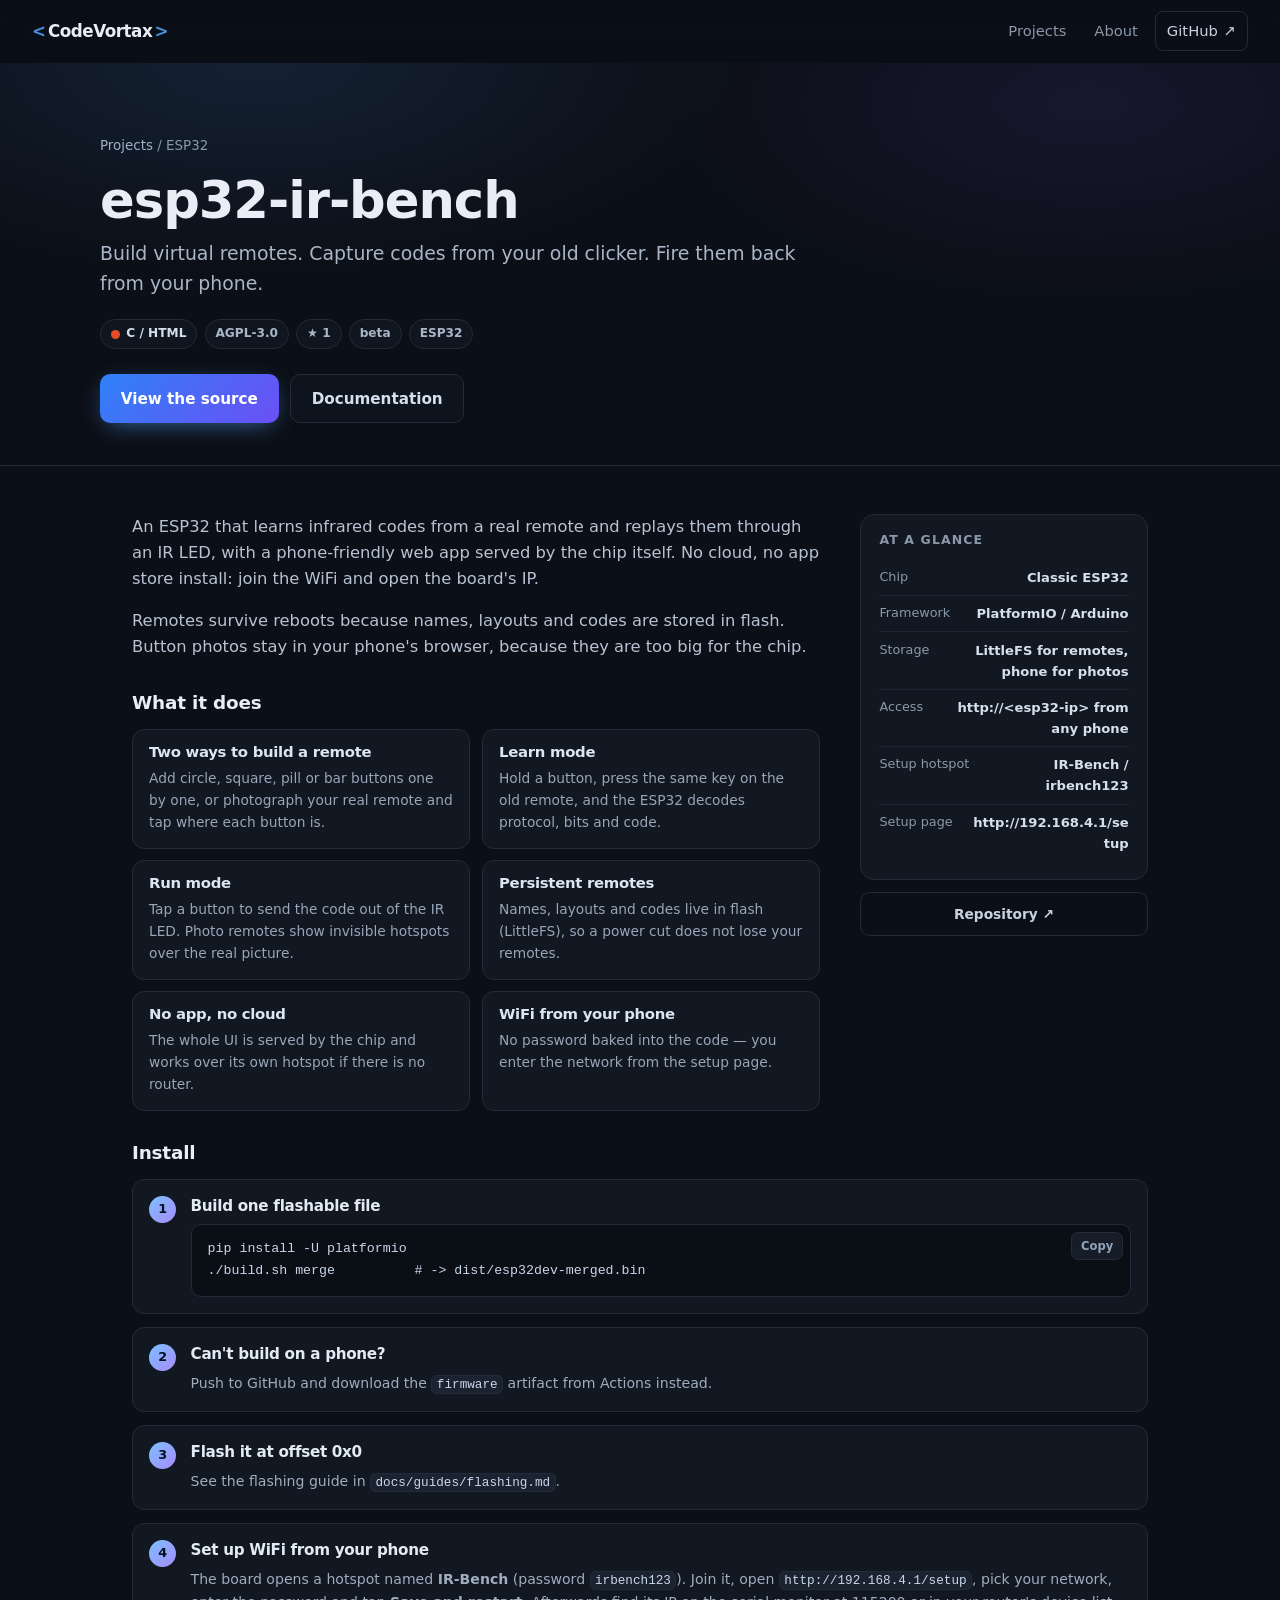
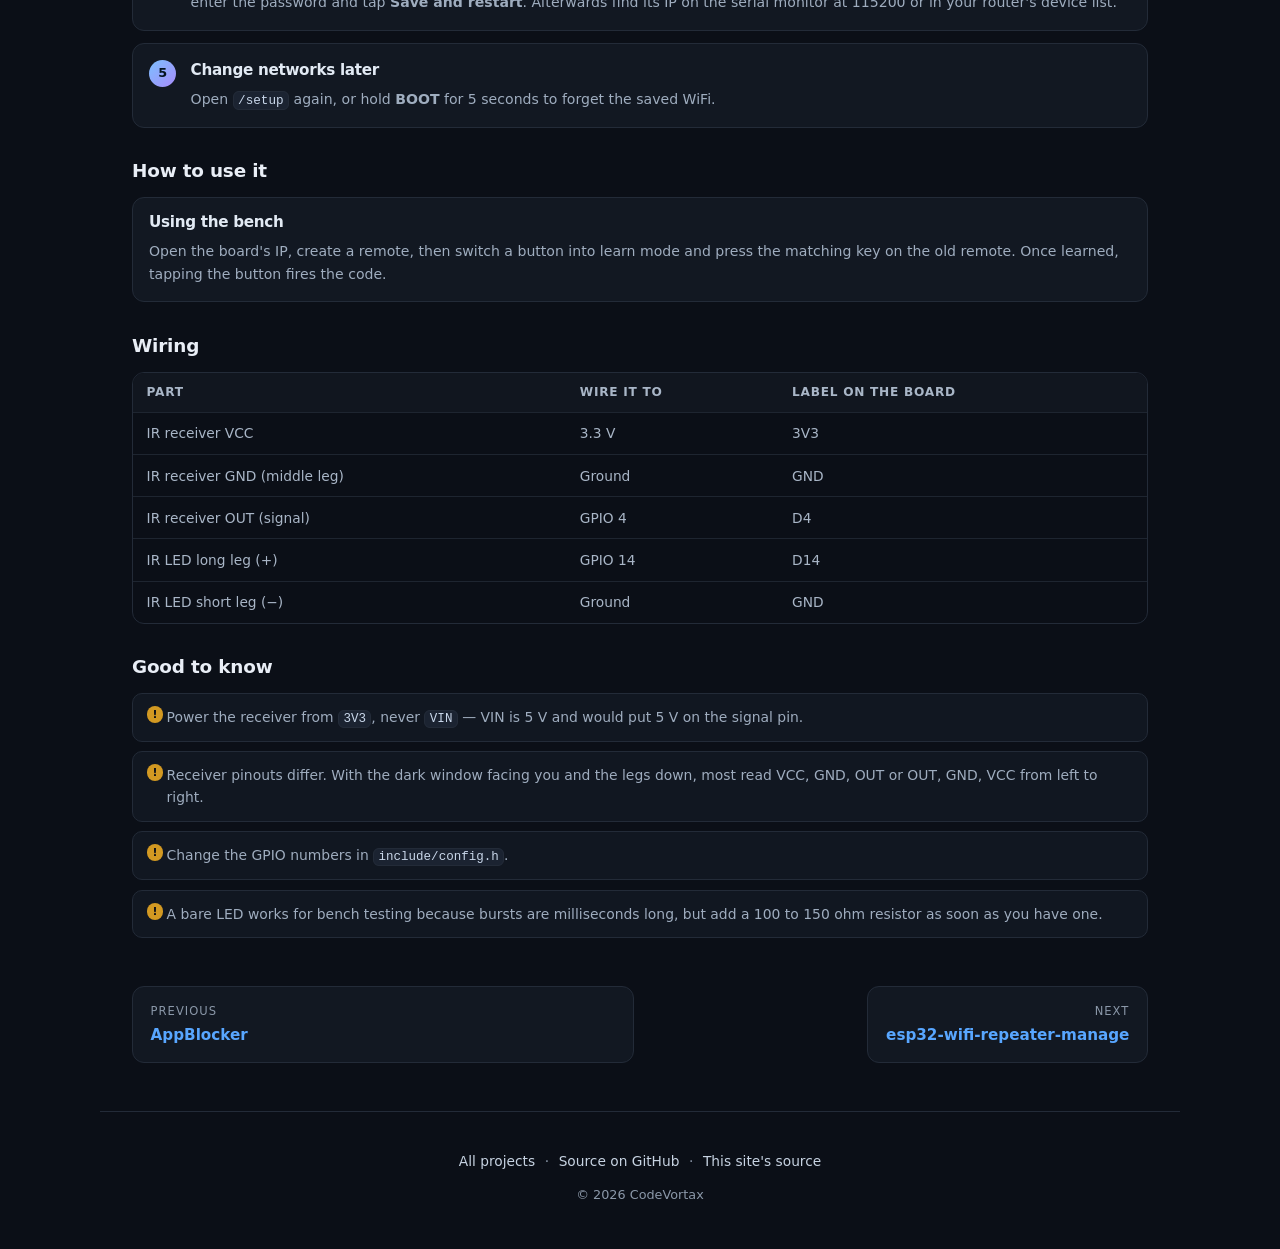
<file: projects/esp32-ir-bench.html>
<!doctype html>
<html lang="en" class="no-js">
<head>
<meta charset="utf-8">
<meta name="viewport" content="width=device-width, initial-scale=1">
<title>esp32-ir-bench — CodeVortax</title>
<meta name="description" content="Build virtual remotes. Capture codes from your old clicker. Fire them back from your phone.">
<meta name="theme-color" content="#0b0f17">
<meta name="color-scheme" content="dark">
<link rel="canonical" href="https://codevortax.github.io/projects/esp32-ir-bench.html">

<meta property="og:type" content="website">
<meta property="og:site_name" content="CodeVortax">
<meta property="og:title" content="esp32-ir-bench — CodeVortax">
<meta property="og:description" content="Build virtual remotes. Capture codes from your old clicker. Fire them back from your phone.">
<meta property="og:url" content="https://codevortax.github.io/projects/esp32-ir-bench.html">
<meta property="og:image" content="https://codevortax.github.io/og/esp32-ir-bench.png">
<meta property="og:image:type" content="image/png">
<meta property="og:image:width" content="1200">
<meta property="og:image:height" content="630">
<meta property="og:image:alt" content="esp32-ir-bench — CodeVortax social preview image">
<meta name="twitter:card" content="summary_large_image">
<meta name="twitter:title" content="esp32-ir-bench — CodeVortax">
<meta name="twitter:description" content="Build virtual remotes. Capture codes from your old clicker. Fire them back from your phone.">
<meta name="twitter:image" content="https://codevortax.github.io/og/esp32-ir-bench.png">

<link rel="icon" href="data:image/svg+xml,%3Csvg xmlns='http://www.w3.org/2000/svg' viewBox='0 0 64 64'%3E%3Crect width='64' height='64' rx='14' fill='%230b0f17'/%3E%3Cpath d='M40 20 26 32l14 12' fill='none' stroke='%2358a6ff' stroke-width='6' stroke-linecap='round' stroke-linejoin='round'/%3E%3C/svg%3E">
<link rel="stylesheet" href="../style.css">
<script>document.documentElement.classList.replace('no-js','js');</script>
<script type="application/ld+json">{"@context": "https://schema.org", "@type": "SoftwareSourceCode", "name": "esp32-ir-bench", "description": "Build virtual remotes. Capture codes from your old clicker. Fire them back from your phone.", "codeRepository": "https://github.com/CodeVortax/esp32-ir-bench", "programmingLanguage": "C / HTML", "license": "https://www.gnu.org/licenses/agpl-3.0.html", "url": "https://codevortax.github.io/projects/esp32-ir-bench.html"}</script>
</head>
<body>

<a class="skip" href="#main">Skip to content</a>
<div class="progress"><span id="bar"></span></div>

<header class="nav">
  <a class="brand" href="../index.html">
    <span class="brand-mark" aria-hidden="true">&lt;</span>CodeVortax<span class="brand-mark" aria-hidden="true">&gt;</span>
  </a>
  <nav aria-label="Sections">
    <a href="../index.html#projects">Projects</a>
    <a href="../index.html#about">About</a>
    <a class="gh" href="https://github.com/CodeVortax">GitHub <span aria-hidden="true">↗</span></a>
  </nav>
</header>

<main id="main">
  <article>
    <header class="phead">
      <div class="phead-inner">
        <p class="crumb reveal"><a href="../index.html#projects">Projects</a> <span aria-hidden="true">/</span> ESP32</p>
        <h1 class="reveal">esp32-ir-bench</h1>
        <p class="ptag reveal">Build virtual remotes. Capture codes from your old clicker. Fire them back from your phone.</p>
        <div class="tags reveal"><span class="tag lang"><i style="--c:#e34c26"></i>C / HTML</span><span class="tag">AGPL-3.0</span><span class="tag">★ 1</span><span class="tag">beta</span><span class="tag">ESP32</span></div>
        <div class="pcta reveal">
          <a class="btn primary" href="https://github.com/CodeVortax/esp32-ir-bench">View the source</a>
          <a class="btn ghost" href="https://github.com/CodeVortax/esp32-ir-bench/tree/master/docs">Documentation</a>
        </div>
      </div>
    </header>
    <div class="pwrap">
      <div class="pbody">
        <section class="pintro reveal">
          <p>An ESP32 that learns infrared codes from a real remote and replays them through an IR LED, with a phone-friendly web app served by the chip itself. No cloud, no app store install: join the WiFi and open the board's IP.</p>
          <p>Remotes survive reboots because names, layouts and codes are stored in flash. Button photos stay in your phone's browser, because they are too big for the chip.</p>
        </section>

        <section class="psec">
          <h2 class="sub reveal">What it does</h2>
          <ul class="features">
        <li class="feature reveal">
          <h3>Two ways to build a remote</h3>
          <p>Add circle, square, pill or bar buttons one by one, or photograph your real remote and tap where each button is.</p>
        </li>
        <li class="feature reveal">
          <h3>Learn mode</h3>
          <p>Hold a button, press the same key on the old remote, and the ESP32 decodes protocol, bits and code.</p>
        </li>
        <li class="feature reveal">
          <h3>Run mode</h3>
          <p>Tap a button to send the code out of the IR LED. Photo remotes show invisible hotspots over the real picture.</p>
        </li>
        <li class="feature reveal">
          <h3>Persistent remotes</h3>
          <p>Names, layouts and codes live in flash (LittleFS), so a power cut does not lose your remotes.</p>
        </li>
        <li class="feature reveal">
          <h3>No app, no cloud</h3>
          <p>The whole UI is served by the chip and works over its own hotspot if there is no router.</p>
        </li>
        <li class="feature reveal">
          <h3>WiFi from your phone</h3>
          <p>No password baked into the code &mdash; you enter the network from the setup page.</p>
        </li>
          </ul>
        </section>
      </div>
      <aside class="pside reveal">
        <div class="specs">
          <h2 class="sub">At a glance</h2>
          <dl>
        <div class="dl-row">
          <dt>Chip</dt>
          <dd>Classic ESP32</dd>
        </div>
        <div class="dl-row">
          <dt>Framework</dt>
          <dd>PlatformIO / Arduino</dd>
        </div>
        <div class="dl-row">
          <dt>Storage</dt>
          <dd>LittleFS for remotes, phone for photos</dd>
        </div>
        <div class="dl-row">
          <dt>Access</dt>
          <dd>http://&lt;esp32-ip&gt; from any phone</dd>
        </div>
        <div class="dl-row">
          <dt>Setup hotspot</dt>
          <dd>IR-Bench / irbench123</dd>
        </div>
        <div class="dl-row">
          <dt>Setup page</dt>
          <dd>http://192.168.4.1/setup</dd>
        </div>
          </dl>
        </div>
        <a class="side-link" href="https://github.com/CodeVortax/esp32-ir-bench">Repository <span aria-hidden="true">↗</span></a>
      </aside>
    </div>

    <section class="pwrap-single">
      <div class="psec">
        <h2 class="sub reveal">Install</h2>
        <ol class="steps">
        <li class="step reveal">
          <span class="step-n" aria-hidden="true">1</span>
          <div class="step-body">
            <h3>Build one flashable file</h3>
            <div class="codewrap"><button class="copy" type="button" aria-label="Copy this command">Copy</button><pre><code>pip install -U platformio
./build.sh merge          # -&gt; dist/esp32dev-merged.bin</code></pre></div>
          </div>
        </li>
        <li class="step reveal">
          <span class="step-n" aria-hidden="true">2</span>
          <div class="step-body">
            <h3>Can't build on a phone?</h3>
            <p>Push to GitHub and download the <code>firmware</code> artifact from Actions instead.</p>
          </div>
        </li>
        <li class="step reveal">
          <span class="step-n" aria-hidden="true">3</span>
          <div class="step-body">
            <h3>Flash it at offset 0x0</h3>
            <p>See the flashing guide in <code>docs/guides/flashing.md</code>.</p>
          </div>
        </li>
        <li class="step reveal">
          <span class="step-n" aria-hidden="true">4</span>
          <div class="step-body">
            <h3>Set up WiFi from your phone</h3>
            <p>The board opens a hotspot named <b>IR-Bench</b> (password <code>irbench123</code>). Join it, open <code>http://192.168.4.1/setup</code>, pick your network, enter the password and tap <b>Save and restart</b>. Afterwards find its IP on the serial monitor at 115200 or in your router's device list.</p>
          </div>
        </li>
        <li class="step reveal">
          <span class="step-n" aria-hidden="true">5</span>
          <div class="step-body">
            <h3>Change networks later</h3>
            <p>Open <code>/setup</code> again, or hold <b>BOOT</b> for 5 seconds to forget the saved WiFi.</p>
          </div>
        </li>
        </ol>
      </div>
    </section>

    <section class="pwrap-single">
      <div class="psec">
        <h2 class="sub reveal">How to use it</h2>
        <div class="usage">
          <div class="usage-block reveal">
            <h3>Using the bench</h3>
            <p>Open the board's IP, create a remote, then switch a button into learn mode and press the matching key on the old remote. Once learned, tapping the button fires the code.</p>
          </div>
        </div>
      </div>
    </section>

    <section class="pwrap-single">
      <div class="table-block reveal">
        <h2 class="sub">Wiring</h2>
        <div class="table-scroll">
          <table>
            <thead><tr><th scope="col">Part</th><th scope="col">Wire it to</th><th scope="col">Label on the board</th></tr></thead>
            <tbody>
            <tr><td>IR receiver VCC</td><td>3.3 V</td><td>3V3</td></tr>
            <tr><td>IR receiver GND (middle leg)</td><td>Ground</td><td>GND</td></tr>
            <tr><td>IR receiver OUT (signal)</td><td>GPIO 4</td><td>D4</td></tr>
            <tr><td>IR LED long leg (+)</td><td>GPIO 14</td><td>D14</td></tr>
            <tr><td>IR LED short leg (&minus;)</td><td>Ground</td><td>GND</td></tr>
            </tbody>
          </table>
        </div>
      </div>
    </section>

    <section class="pwrap-single">
      <div class="psec">
        <h2 class="sub reveal">Good to know</h2>
        <ul class="notes">
          <li class="reveal">Power the receiver from <code>3V3</code>, never <code>VIN</code> &mdash; VIN is 5 V and would put 5 V on the signal pin.</li>
          <li class="reveal">Receiver pinouts differ. With the dark window facing you and the legs down, most read VCC, GND, OUT or OUT, GND, VCC from left to right.</li>
          <li class="reveal">Change the GPIO numbers in <code>include/config.h</code>.</li>
          <li class="reveal">A bare LED works for bench testing because bursts are milliseconds long, but add a 100 to 150 ohm resistor as soon as you have one.</li>
        </ul>
      </div>
    </section>

    <nav class="pn" aria-label="More projects">
      <a class="pn-link prev" href="appblocker.html"><span>Previous</span><b>AppBlocker</b></a>
      <a class="pn-link next" href="esp32-wifi-repeater-manage.html"><span>Next</span><b>esp32-wifi-repeater-manage</b></a>
    </nav>
  </article>
</main>

<footer>
  <p class="foot-links">
    <a href="../index.html#projects">All projects</a>
    <span aria-hidden="true">·</span>
    <a href="https://github.com/CodeVortax/esp32-ir-bench">Source on GitHub</a>
    <span aria-hidden="true">·</span>
    <a href="https://github.com/CodeVortax/CodeVortax.github.io">This site's source</a>
  </p>
  <p class="foot-copy">&copy; <span id="year">2026</span> CodeVortax</p>
</footer>

<script src="../app.js" defer></script>
</body>
</html>
</file>
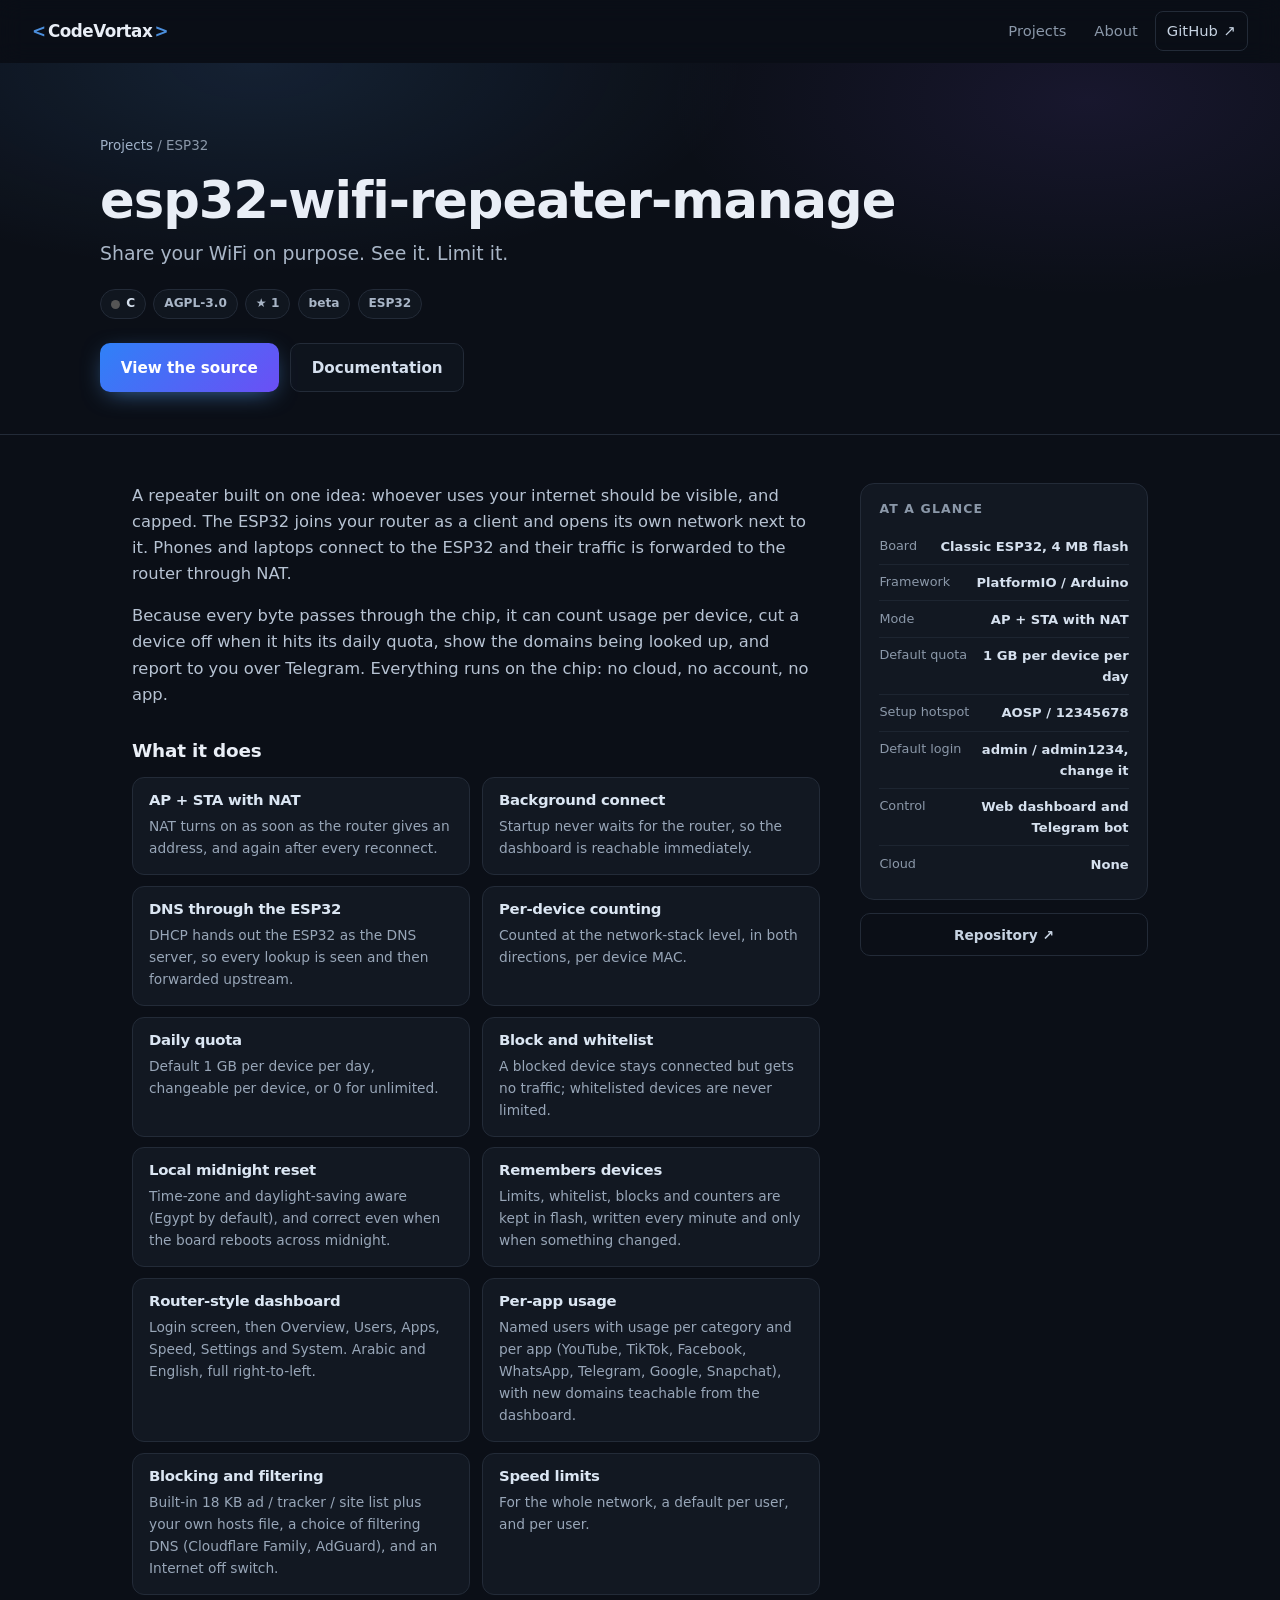
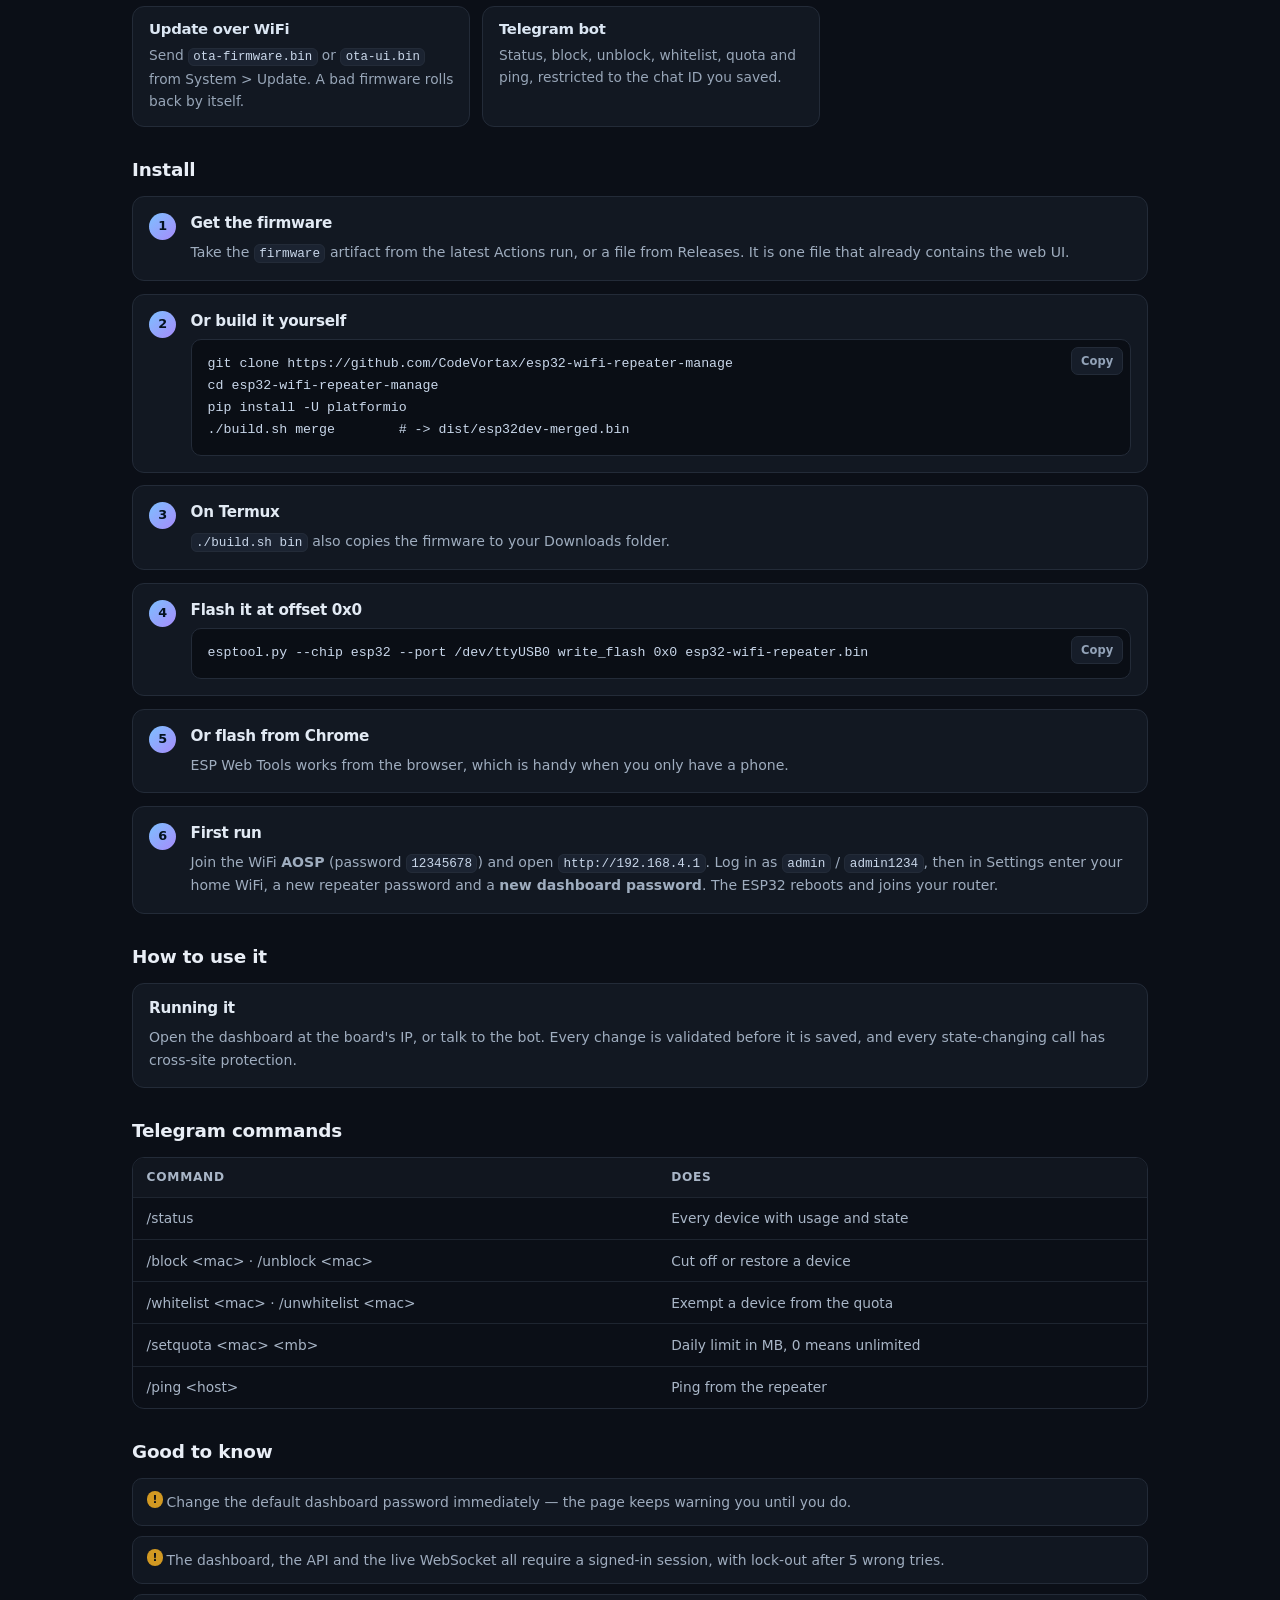
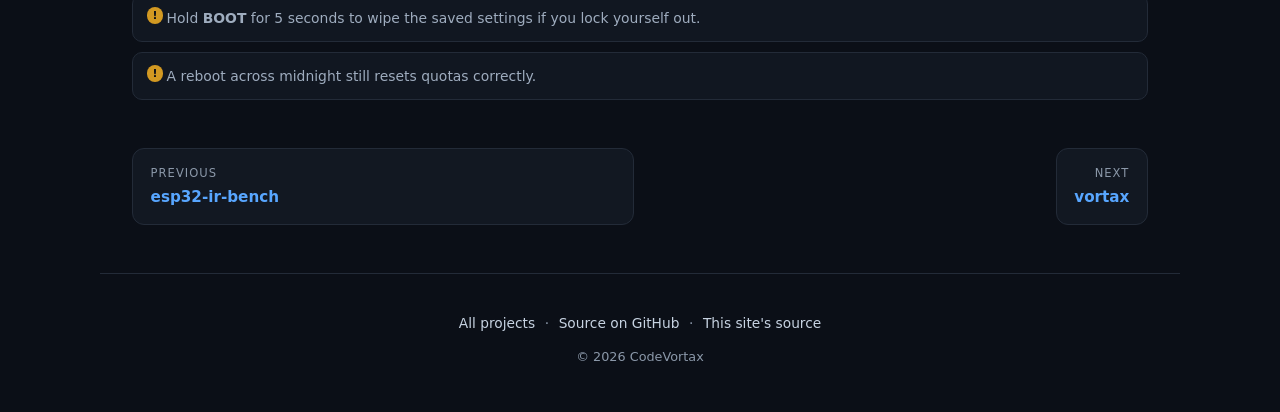
<file: projects/esp32-wifi-repeater-manage.html>
<!doctype html>
<html lang="en" class="no-js">
<head>
<meta charset="utf-8">
<meta name="viewport" content="width=device-width, initial-scale=1">
<title>esp32-wifi-repeater-manage — CodeVortax</title>
<meta name="description" content="Share your WiFi on purpose. See it. Limit it.">
<meta name="theme-color" content="#0b0f17">
<meta name="color-scheme" content="dark">
<link rel="canonical" href="https://codevortax.github.io/projects/esp32-wifi-repeater-manage.html">

<meta property="og:type" content="website">
<meta property="og:site_name" content="CodeVortax">
<meta property="og:title" content="esp32-wifi-repeater-manage — CodeVortax">
<meta property="og:description" content="Share your WiFi on purpose. See it. Limit it.">
<meta property="og:url" content="https://codevortax.github.io/projects/esp32-wifi-repeater-manage.html">
<meta property="og:image" content="https://codevortax.github.io/og/esp32-wifi-repeater-manage.png">
<meta property="og:image:type" content="image/png">
<meta property="og:image:width" content="1200">
<meta property="og:image:height" content="630">
<meta property="og:image:alt" content="esp32-wifi-repeater-manage — CodeVortax social preview image">
<meta name="twitter:card" content="summary_large_image">
<meta name="twitter:title" content="esp32-wifi-repeater-manage — CodeVortax">
<meta name="twitter:description" content="Share your WiFi on purpose. See it. Limit it.">
<meta name="twitter:image" content="https://codevortax.github.io/og/esp32-wifi-repeater-manage.png">

<link rel="icon" href="data:image/svg+xml,%3Csvg xmlns='http://www.w3.org/2000/svg' viewBox='0 0 64 64'%3E%3Crect width='64' height='64' rx='14' fill='%230b0f17'/%3E%3Cpath d='M40 20 26 32l14 12' fill='none' stroke='%2358a6ff' stroke-width='6' stroke-linecap='round' stroke-linejoin='round'/%3E%3C/svg%3E">
<link rel="stylesheet" href="../style.css">
<script>document.documentElement.classList.replace('no-js','js');</script>
<script type="application/ld+json">{"@context": "https://schema.org", "@type": "SoftwareSourceCode", "name": "esp32-wifi-repeater-manage", "description": "Share your WiFi on purpose. See it. Limit it.", "codeRepository": "https://github.com/CodeVortax/esp32-wifi-repeater-manage", "programmingLanguage": "C", "license": "https://www.gnu.org/licenses/agpl-3.0.html", "url": "https://codevortax.github.io/projects/esp32-wifi-repeater-manage.html"}</script>
</head>
<body>

<a class="skip" href="#main">Skip to content</a>
<div class="progress"><span id="bar"></span></div>

<header class="nav">
  <a class="brand" href="../index.html">
    <span class="brand-mark" aria-hidden="true">&lt;</span>CodeVortax<span class="brand-mark" aria-hidden="true">&gt;</span>
  </a>
  <nav aria-label="Sections">
    <a href="../index.html#projects">Projects</a>
    <a href="../index.html#about">About</a>
    <a class="gh" href="https://github.com/CodeVortax">GitHub <span aria-hidden="true">↗</span></a>
  </nav>
</header>

<main id="main">
  <article>
    <header class="phead">
      <div class="phead-inner">
        <p class="crumb reveal"><a href="../index.html#projects">Projects</a> <span aria-hidden="true">/</span> ESP32</p>
        <h1 class="reveal">esp32-wifi-repeater-manage</h1>
        <p class="ptag reveal">Share your WiFi on purpose. See it. Limit it.</p>
        <div class="tags reveal"><span class="tag lang"><i style="--c:#555555"></i>C</span><span class="tag">AGPL-3.0</span><span class="tag">★ 1</span><span class="tag">beta</span><span class="tag">ESP32</span></div>
        <div class="pcta reveal">
          <a class="btn primary" href="https://github.com/CodeVortax/esp32-wifi-repeater-manage">View the source</a>
          <a class="btn ghost" href="https://github.com/CodeVortax/esp32-wifi-repeater-manage/tree/master/docs">Documentation</a>
        </div>
      </div>
    </header>
    <div class="pwrap">
      <div class="pbody">
        <section class="pintro reveal">
          <p>A repeater built on one idea: whoever uses your internet should be visible, and capped. The ESP32 joins your router as a client and opens its own network next to it. Phones and laptops connect to the ESP32 and their traffic is forwarded to the router through NAT.</p>
          <p>Because every byte passes through the chip, it can count usage per device, cut a device off when it hits its daily quota, show the domains being looked up, and report to you over Telegram. Everything runs on the chip: no cloud, no account, no app.</p>
        </section>

        <section class="psec">
          <h2 class="sub reveal">What it does</h2>
          <ul class="features">
        <li class="feature reveal">
          <h3>AP + STA with NAT</h3>
          <p>NAT turns on as soon as the router gives an address, and again after every reconnect.</p>
        </li>
        <li class="feature reveal">
          <h3>Background connect</h3>
          <p>Startup never waits for the router, so the dashboard is reachable immediately.</p>
        </li>
        <li class="feature reveal">
          <h3>DNS through the ESP32</h3>
          <p>DHCP hands out the ESP32 as the DNS server, so every lookup is seen and then forwarded upstream.</p>
        </li>
        <li class="feature reveal">
          <h3>Per-device counting</h3>
          <p>Counted at the network-stack level, in both directions, per device MAC.</p>
        </li>
        <li class="feature reveal">
          <h3>Daily quota</h3>
          <p>Default 1 GB per device per day, changeable per device, or 0 for unlimited.</p>
        </li>
        <li class="feature reveal">
          <h3>Block and whitelist</h3>
          <p>A blocked device stays connected but gets no traffic; whitelisted devices are never limited.</p>
        </li>
        <li class="feature reveal">
          <h3>Local midnight reset</h3>
          <p>Time-zone and daylight-saving aware (Egypt by default), and correct even when the board reboots across midnight.</p>
        </li>
        <li class="feature reveal">
          <h3>Remembers devices</h3>
          <p>Limits, whitelist, blocks and counters are kept in flash, written every minute and only when something changed.</p>
        </li>
        <li class="feature reveal">
          <h3>Router-style dashboard</h3>
          <p>Login screen, then Overview, Users, Apps, Speed, Settings and System. Arabic and English, full right-to-left.</p>
        </li>
        <li class="feature reveal">
          <h3>Per-app usage</h3>
          <p>Named users with usage per category and per app (YouTube, TikTok, Facebook, WhatsApp, Telegram, Google, Snapchat), with new domains teachable from the dashboard.</p>
        </li>
        <li class="feature reveal">
          <h3>Blocking and filtering</h3>
          <p>Built-in 18 KB ad / tracker / site list plus your own hosts file, a choice of filtering DNS (Cloudflare Family, AdGuard), and an Internet off switch.</p>
        </li>
        <li class="feature reveal">
          <h3>Speed limits</h3>
          <p>For the whole network, a default per user, and per user.</p>
        </li>
        <li class="feature reveal">
          <h3>Update over WiFi</h3>
          <p>Send <code>ota-firmware.bin</code> or <code>ota-ui.bin</code> from System &gt; Update. A bad firmware rolls back by itself.</p>
        </li>
        <li class="feature reveal">
          <h3>Telegram bot</h3>
          <p>Status, block, unblock, whitelist, quota and ping, restricted to the chat ID you saved.</p>
        </li>
          </ul>
        </section>
      </div>
      <aside class="pside reveal">
        <div class="specs">
          <h2 class="sub">At a glance</h2>
          <dl>
        <div class="dl-row">
          <dt>Board</dt>
          <dd>Classic ESP32, 4 MB flash</dd>
        </div>
        <div class="dl-row">
          <dt>Framework</dt>
          <dd>PlatformIO / Arduino</dd>
        </div>
        <div class="dl-row">
          <dt>Mode</dt>
          <dd>AP + STA with NAT</dd>
        </div>
        <div class="dl-row">
          <dt>Default quota</dt>
          <dd>1 GB per device per day</dd>
        </div>
        <div class="dl-row">
          <dt>Setup hotspot</dt>
          <dd>AOSP / 12345678</dd>
        </div>
        <div class="dl-row">
          <dt>Default login</dt>
          <dd>admin / admin1234, change it</dd>
        </div>
        <div class="dl-row">
          <dt>Control</dt>
          <dd>Web dashboard and Telegram bot</dd>
        </div>
        <div class="dl-row">
          <dt>Cloud</dt>
          <dd>None</dd>
        </div>
          </dl>
        </div>
        <a class="side-link" href="https://github.com/CodeVortax/esp32-wifi-repeater-manage">Repository <span aria-hidden="true">↗</span></a>
      </aside>
    </div>

    <section class="pwrap-single">
      <div class="psec">
        <h2 class="sub reveal">Install</h2>
        <ol class="steps">
        <li class="step reveal">
          <span class="step-n" aria-hidden="true">1</span>
          <div class="step-body">
            <h3>Get the firmware</h3>
            <p>Take the <code>firmware</code> artifact from the latest Actions run, or a file from Releases. It is one file that already contains the web UI.</p>
          </div>
        </li>
        <li class="step reveal">
          <span class="step-n" aria-hidden="true">2</span>
          <div class="step-body">
            <h3>Or build it yourself</h3>
            <div class="codewrap"><button class="copy" type="button" aria-label="Copy this command">Copy</button><pre><code>git clone https://github.com/CodeVortax/esp32-wifi-repeater-manage
cd esp32-wifi-repeater-manage
pip install -U platformio
./build.sh merge        # -&gt; dist/esp32dev-merged.bin</code></pre></div>
          </div>
        </li>
        <li class="step reveal">
          <span class="step-n" aria-hidden="true">3</span>
          <div class="step-body">
            <h3>On Termux</h3>
            <p><code>./build.sh bin</code> also copies the firmware to your Downloads folder.</p>
          </div>
        </li>
        <li class="step reveal">
          <span class="step-n" aria-hidden="true">4</span>
          <div class="step-body">
            <h3>Flash it at offset 0x0</h3>
            <div class="codewrap"><button class="copy" type="button" aria-label="Copy this command">Copy</button><pre><code>esptool.py --chip esp32 --port /dev/ttyUSB0 write_flash 0x0 esp32-wifi-repeater.bin</code></pre></div>
          </div>
        </li>
        <li class="step reveal">
          <span class="step-n" aria-hidden="true">5</span>
          <div class="step-body">
            <h3>Or flash from Chrome</h3>
            <p>ESP Web Tools works from the browser, which is handy when you only have a phone.</p>
          </div>
        </li>
        <li class="step reveal">
          <span class="step-n" aria-hidden="true">6</span>
          <div class="step-body">
            <h3>First run</h3>
            <p>Join the WiFi <b>AOSP</b> (password <code>12345678</code>) and open <code>http://192.168.4.1</code>. Log in as <code>admin</code> / <code>admin1234</code>, then in Settings enter your home WiFi, a new repeater password and a <b>new dashboard password</b>. The ESP32 reboots and joins your router.</p>
          </div>
        </li>
        </ol>
      </div>
    </section>

    <section class="pwrap-single">
      <div class="psec">
        <h2 class="sub reveal">How to use it</h2>
        <div class="usage">
          <div class="usage-block reveal">
            <h3>Running it</h3>
            <p>Open the dashboard at the board's IP, or talk to the bot. Every change is validated before it is saved, and every state-changing call has cross-site protection.</p>
          </div>
        </div>
      </div>
    </section>

    <section class="pwrap-single">
      <div class="table-block reveal">
        <h2 class="sub">Telegram commands</h2>
        <div class="table-scroll">
          <table>
            <thead><tr><th scope="col">Command</th><th scope="col">Does</th></tr></thead>
            <tbody>
            <tr><td>/status</td><td>Every device with usage and state</td></tr>
            <tr><td>/block &lt;mac&gt; · /unblock &lt;mac&gt;</td><td>Cut off or restore a device</td></tr>
            <tr><td>/whitelist &lt;mac&gt; · /unwhitelist &lt;mac&gt;</td><td>Exempt a device from the quota</td></tr>
            <tr><td>/setquota &lt;mac&gt; &lt;mb&gt;</td><td>Daily limit in MB, 0 means unlimited</td></tr>
            <tr><td>/ping &lt;host&gt;</td><td>Ping from the repeater</td></tr>
            </tbody>
          </table>
        </div>
      </div>
    </section>

    <section class="pwrap-single">
      <div class="psec">
        <h2 class="sub reveal">Good to know</h2>
        <ul class="notes">
          <li class="reveal">Change the default dashboard password immediately &mdash; the page keeps warning you until you do.</li>
          <li class="reveal">The dashboard, the API and the live WebSocket all require a signed-in session, with lock-out after 5 wrong tries.</li>
          <li class="reveal">Hold <b>BOOT</b> for 5 seconds to wipe the saved settings if you lock yourself out.</li>
          <li class="reveal">A reboot across midnight still resets quotas correctly.</li>
        </ul>
      </div>
    </section>

    <nav class="pn" aria-label="More projects">
      <a class="pn-link prev" href="esp32-ir-bench.html"><span>Previous</span><b>esp32-ir-bench</b></a>
      <a class="pn-link next" href="vortax.html"><span>Next</span><b>vortax</b></a>
    </nav>
  </article>
</main>

<footer>
  <p class="foot-links">
    <a href="../index.html#projects">All projects</a>
    <span aria-hidden="true">·</span>
    <a href="https://github.com/CodeVortax/esp32-wifi-repeater-manage">Source on GitHub</a>
    <span aria-hidden="true">·</span>
    <a href="https://github.com/CodeVortax/CodeVortax.github.io">This site's source</a>
  </p>
  <p class="foot-copy">&copy; <span id="year">2026</span> CodeVortax</p>
</footer>

<script src="../app.js" defer></script>
</body>
</html>
</file>
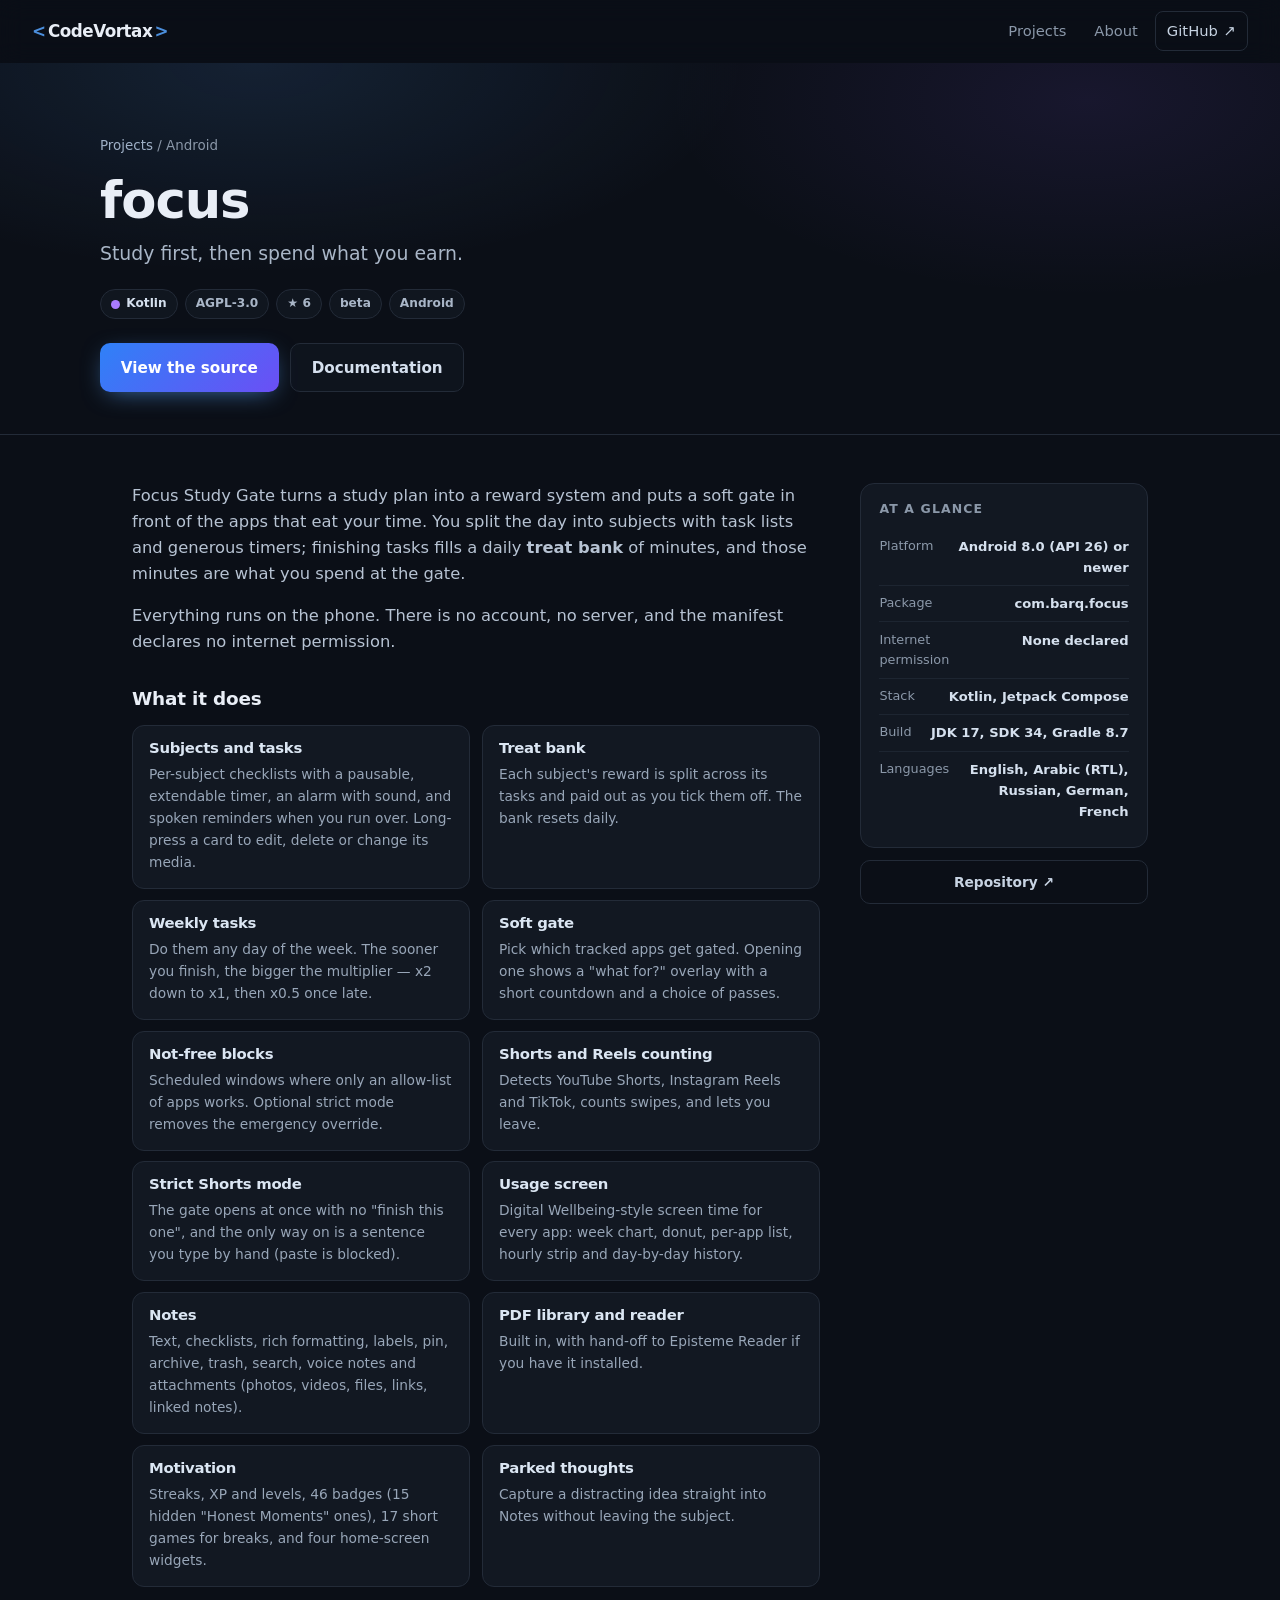
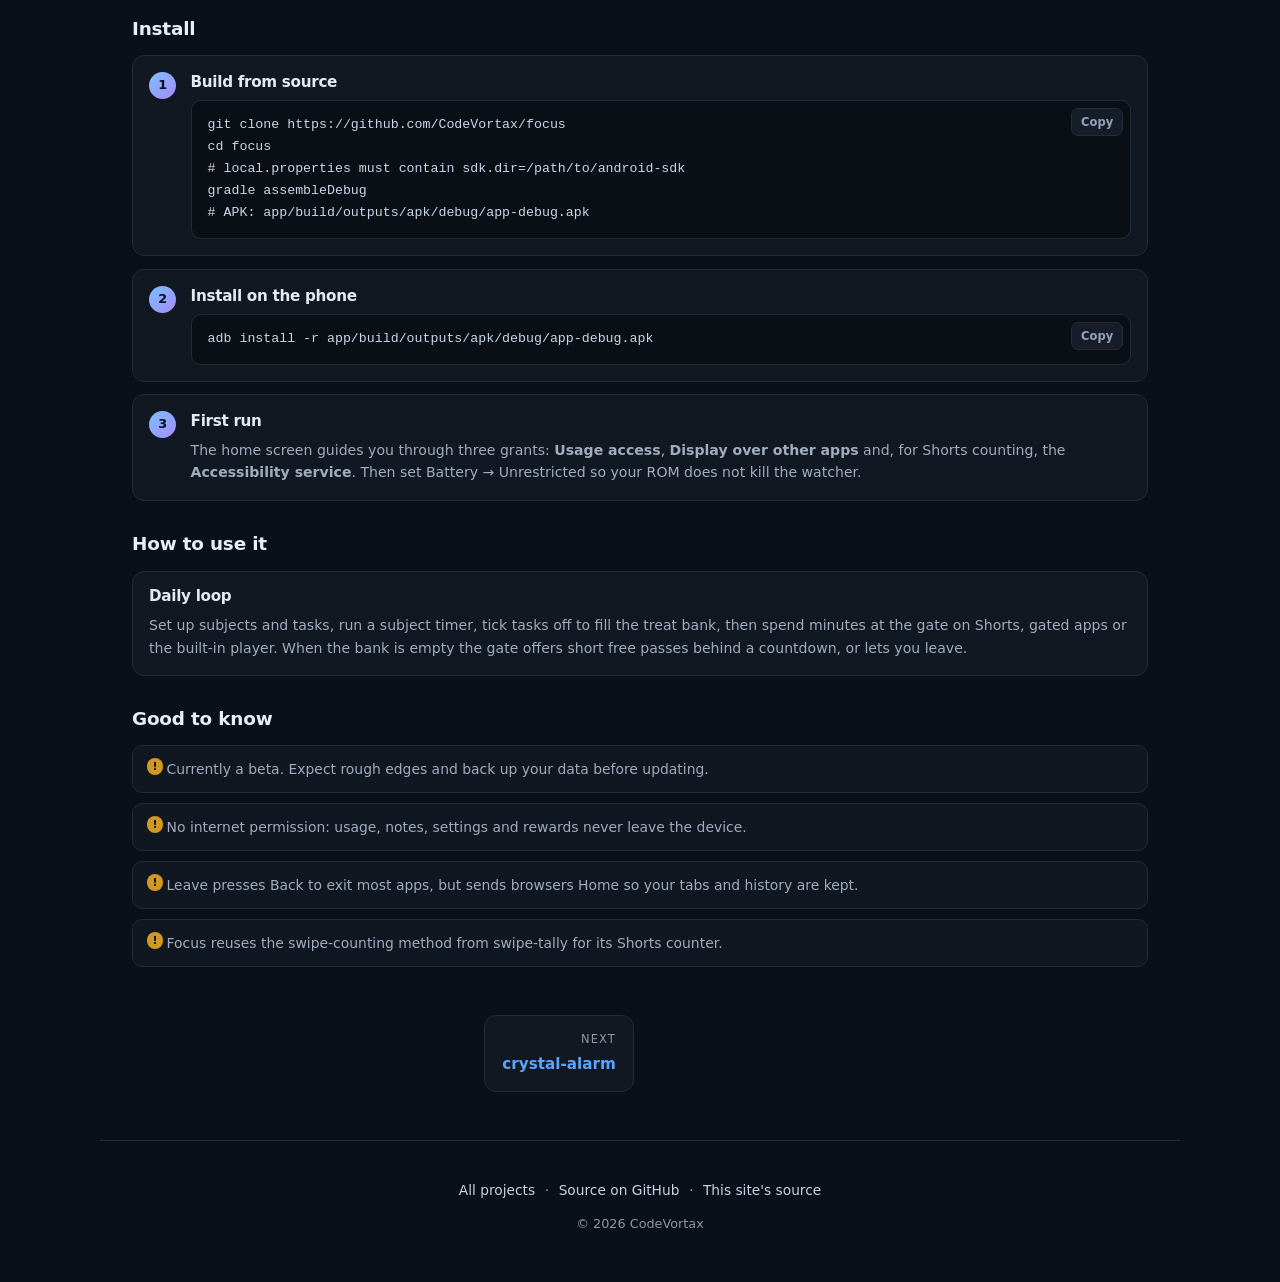
<file: projects/focus.html>
<!doctype html>
<html lang="en" class="no-js">
<head>
<meta charset="utf-8">
<meta name="viewport" content="width=device-width, initial-scale=1">
<title>focus — CodeVortax</title>
<meta name="description" content="Study first, then spend what you earn.">
<meta name="theme-color" content="#0b0f17">
<meta name="color-scheme" content="dark">
<link rel="canonical" href="https://codevortax.github.io/projects/focus.html">

<meta property="og:type" content="website">
<meta property="og:site_name" content="CodeVortax">
<meta property="og:title" content="focus — CodeVortax">
<meta property="og:description" content="Study first, then spend what you earn.">
<meta property="og:url" content="https://codevortax.github.io/projects/focus.html">
<meta property="og:image" content="https://codevortax.github.io/og/focus.png">
<meta property="og:image:type" content="image/png">
<meta property="og:image:width" content="1200">
<meta property="og:image:height" content="630">
<meta property="og:image:alt" content="focus — CodeVortax social preview image">
<meta name="twitter:card" content="summary_large_image">
<meta name="twitter:title" content="focus — CodeVortax">
<meta name="twitter:description" content="Study first, then spend what you earn.">
<meta name="twitter:image" content="https://codevortax.github.io/og/focus.png">

<link rel="icon" href="data:image/svg+xml,%3Csvg xmlns='http://www.w3.org/2000/svg' viewBox='0 0 64 64'%3E%3Crect width='64' height='64' rx='14' fill='%230b0f17'/%3E%3Cpath d='M40 20 26 32l14 12' fill='none' stroke='%2358a6ff' stroke-width='6' stroke-linecap='round' stroke-linejoin='round'/%3E%3C/svg%3E">
<link rel="stylesheet" href="../style.css">
<script>document.documentElement.classList.replace('no-js','js');</script>
<script type="application/ld+json">{"@context": "https://schema.org", "@type": "SoftwareSourceCode", "name": "focus", "description": "Study first, then spend what you earn.", "codeRepository": "https://github.com/CodeVortax/focus", "programmingLanguage": "Kotlin", "license": "https://www.gnu.org/licenses/agpl-3.0.html", "url": "https://codevortax.github.io/projects/focus.html"}</script>
</head>
<body>

<a class="skip" href="#main">Skip to content</a>
<div class="progress"><span id="bar"></span></div>

<header class="nav">
  <a class="brand" href="../index.html">
    <span class="brand-mark" aria-hidden="true">&lt;</span>CodeVortax<span class="brand-mark" aria-hidden="true">&gt;</span>
  </a>
  <nav aria-label="Sections">
    <a href="../index.html#projects">Projects</a>
    <a href="../index.html#about">About</a>
    <a class="gh" href="https://github.com/CodeVortax">GitHub <span aria-hidden="true">↗</span></a>
  </nav>
</header>

<main id="main">
  <article>
    <header class="phead">
      <div class="phead-inner">
        <p class="crumb reveal"><a href="../index.html#projects">Projects</a> <span aria-hidden="true">/</span> Android</p>
        <h1 class="reveal">focus</h1>
        <p class="ptag reveal">Study first, then spend what you earn.</p>
        <div class="tags reveal"><span class="tag lang"><i style="--c:#a97bff"></i>Kotlin</span><span class="tag">AGPL-3.0</span><span class="tag">★ 6</span><span class="tag">beta</span><span class="tag">Android</span></div>
        <div class="pcta reveal">
          <a class="btn primary" href="https://github.com/CodeVortax/focus">View the source</a>
          <a class="btn ghost" href="https://github.com/CodeVortax/focus/tree/main/docs">Documentation</a>
        </div>
      </div>
    </header>
    <div class="pwrap">
      <div class="pbody">
        <section class="pintro reveal">
          <p>Focus Study Gate turns a study plan into a reward system and puts a soft gate in front of the apps that eat your time. You split the day into subjects with task lists and generous timers; finishing tasks fills a daily <b>treat bank</b> of minutes, and those minutes are what you spend at the gate.</p>
          <p>Everything runs on the phone. There is no account, no server, and the manifest declares no internet permission.</p>
        </section>

        <section class="psec">
          <h2 class="sub reveal">What it does</h2>
          <ul class="features">
        <li class="feature reveal">
          <h3>Subjects and tasks</h3>
          <p>Per-subject checklists with a pausable, extendable timer, an alarm with sound, and spoken reminders when you run over. Long-press a card to edit, delete or change its media.</p>
        </li>
        <li class="feature reveal">
          <h3>Treat bank</h3>
          <p>Each subject's reward is split across its tasks and paid out as you tick them off. The bank resets daily.</p>
        </li>
        <li class="feature reveal">
          <h3>Weekly tasks</h3>
          <p>Do them any day of the week. The sooner you finish, the bigger the multiplier &mdash; x2 down to x1, then x0.5 once late.</p>
        </li>
        <li class="feature reveal">
          <h3>Soft gate</h3>
          <p>Pick which tracked apps get gated. Opening one shows a &quot;what for?&quot; overlay with a short countdown and a choice of passes.</p>
        </li>
        <li class="feature reveal">
          <h3>Not-free blocks</h3>
          <p>Scheduled windows where only an allow-list of apps works. Optional strict mode removes the emergency override.</p>
        </li>
        <li class="feature reveal">
          <h3>Shorts and Reels counting</h3>
          <p>Detects YouTube Shorts, Instagram Reels and TikTok, counts swipes, and lets you leave.</p>
        </li>
        <li class="feature reveal">
          <h3>Strict Shorts mode</h3>
          <p>The gate opens at once with no &quot;finish this one&quot;, and the only way on is a sentence you type by hand (paste is blocked).</p>
        </li>
        <li class="feature reveal">
          <h3>Usage screen</h3>
          <p>Digital Wellbeing-style screen time for every app: week chart, donut, per-app list, hourly strip and day-by-day history.</p>
        </li>
        <li class="feature reveal">
          <h3>Notes</h3>
          <p>Text, checklists, rich formatting, labels, pin, archive, trash, search, voice notes and attachments (photos, videos, files, links, linked notes).</p>
        </li>
        <li class="feature reveal">
          <h3>PDF library and reader</h3>
          <p>Built in, with hand-off to Episteme Reader if you have it installed.</p>
        </li>
        <li class="feature reveal">
          <h3>Motivation</h3>
          <p>Streaks, XP and levels, 46 badges (15 hidden &quot;Honest Moments&quot; ones), 17 short games for breaks, and four home-screen widgets.</p>
        </li>
        <li class="feature reveal">
          <h3>Parked thoughts</h3>
          <p>Capture a distracting idea straight into Notes without leaving the subject.</p>
        </li>
          </ul>
        </section>
      </div>
      <aside class="pside reveal">
        <div class="specs">
          <h2 class="sub">At a glance</h2>
          <dl>
        <div class="dl-row">
          <dt>Platform</dt>
          <dd>Android 8.0 (API 26) or newer</dd>
        </div>
        <div class="dl-row">
          <dt>Package</dt>
          <dd>com.barq.focus</dd>
        </div>
        <div class="dl-row">
          <dt>Internet permission</dt>
          <dd>None declared</dd>
        </div>
        <div class="dl-row">
          <dt>Stack</dt>
          <dd>Kotlin, Jetpack Compose</dd>
        </div>
        <div class="dl-row">
          <dt>Build</dt>
          <dd>JDK 17, SDK 34, Gradle 8.7</dd>
        </div>
        <div class="dl-row">
          <dt>Languages</dt>
          <dd>English, Arabic (RTL), Russian, German, French</dd>
        </div>
          </dl>
        </div>
        <a class="side-link" href="https://github.com/CodeVortax/focus">Repository <span aria-hidden="true">↗</span></a>
      </aside>
    </div>

    <section class="pwrap-single">
      <div class="psec">
        <h2 class="sub reveal">Install</h2>
        <ol class="steps">
        <li class="step reveal">
          <span class="step-n" aria-hidden="true">1</span>
          <div class="step-body">
            <h3>Build from source</h3>
            <div class="codewrap"><button class="copy" type="button" aria-label="Copy this command">Copy</button><pre><code>git clone https://github.com/CodeVortax/focus
cd focus
# local.properties must contain sdk.dir=/path/to/android-sdk
gradle assembleDebug
# APK: app/build/outputs/apk/debug/app-debug.apk</code></pre></div>
          </div>
        </li>
        <li class="step reveal">
          <span class="step-n" aria-hidden="true">2</span>
          <div class="step-body">
            <h3>Install on the phone</h3>
            <div class="codewrap"><button class="copy" type="button" aria-label="Copy this command">Copy</button><pre><code>adb install -r app/build/outputs/apk/debug/app-debug.apk</code></pre></div>
          </div>
        </li>
        <li class="step reveal">
          <span class="step-n" aria-hidden="true">3</span>
          <div class="step-body">
            <h3>First run</h3>
            <p>The home screen guides you through three grants: <b>Usage access</b>, <b>Display over other apps</b> and, for Shorts counting, the <b>Accessibility service</b>. Then set Battery &rarr; Unrestricted so your ROM does not kill the watcher.</p>
          </div>
        </li>
        </ol>
      </div>
    </section>

    <section class="pwrap-single">
      <div class="psec">
        <h2 class="sub reveal">How to use it</h2>
        <div class="usage">
          <div class="usage-block reveal">
            <h3>Daily loop</h3>
            <p>Set up subjects and tasks, run a subject timer, tick tasks off to fill the treat bank, then spend minutes at the gate on Shorts, gated apps or the built-in player. When the bank is empty the gate offers short free passes behind a countdown, or lets you leave.</p>
          </div>
        </div>
      </div>
    </section>

    <section class="pwrap-single">
      <div class="psec">
        <h2 class="sub reveal">Good to know</h2>
        <ul class="notes">
          <li class="reveal">Currently a beta. Expect rough edges and back up your data before updating.</li>
          <li class="reveal">No internet permission: usage, notes, settings and rewards never leave the device.</li>
          <li class="reveal">Leave presses Back to exit most apps, but sends browsers Home so your tabs and history are kept.</li>
          <li class="reveal">Focus reuses the swipe-counting method from swipe-tally for its Shorts counter.</li>
        </ul>
      </div>
    </section>

    <nav class="pn" aria-label="More projects">
      <a class="pn-link next" href="crystal-alarm.html"><span>Next</span><b>crystal-alarm</b></a>
    </nav>
  </article>
</main>

<footer>
  <p class="foot-links">
    <a href="../index.html#projects">All projects</a>
    <span aria-hidden="true">·</span>
    <a href="https://github.com/CodeVortax/focus">Source on GitHub</a>
    <span aria-hidden="true">·</span>
    <a href="https://github.com/CodeVortax/CodeVortax.github.io">This site's source</a>
  </p>
  <p class="foot-copy">&copy; <span id="year">2026</span> CodeVortax</p>
</footer>

<script src="../app.js" defer></script>
</body>
</html>
</file>
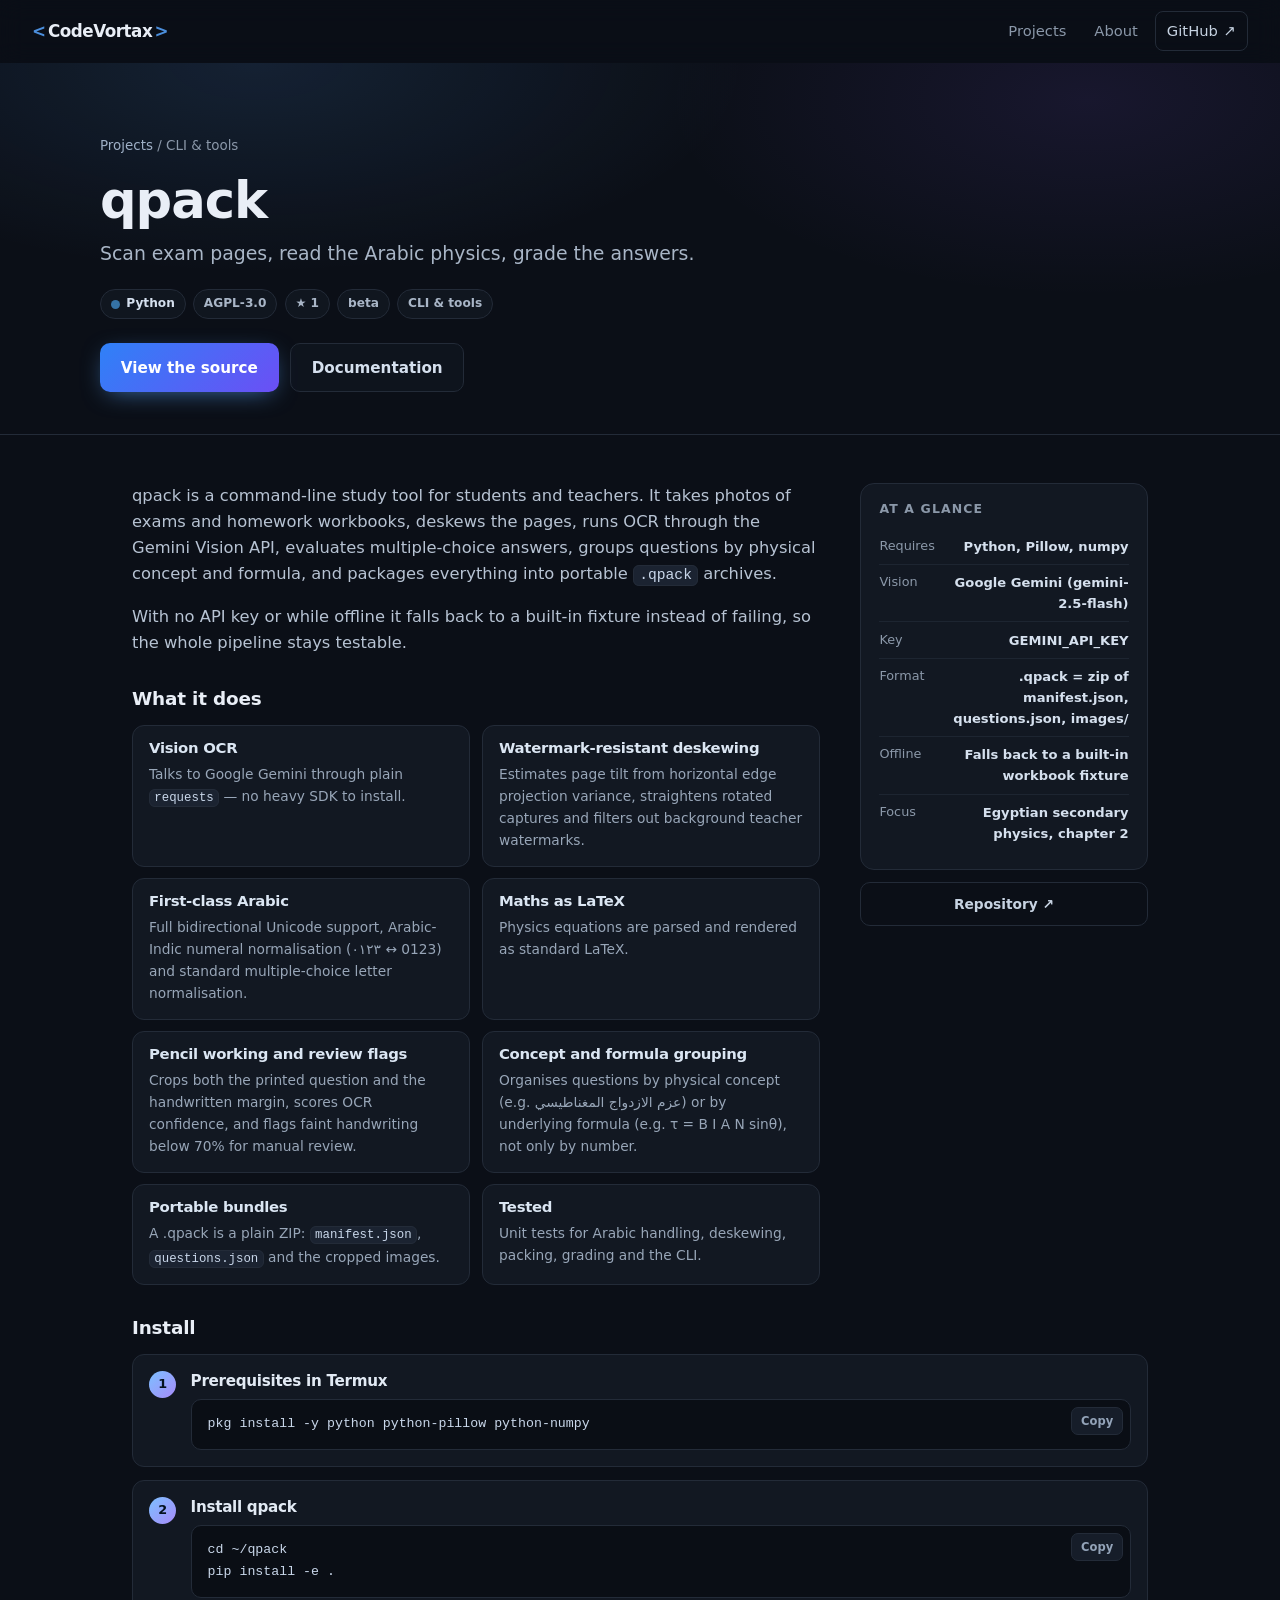
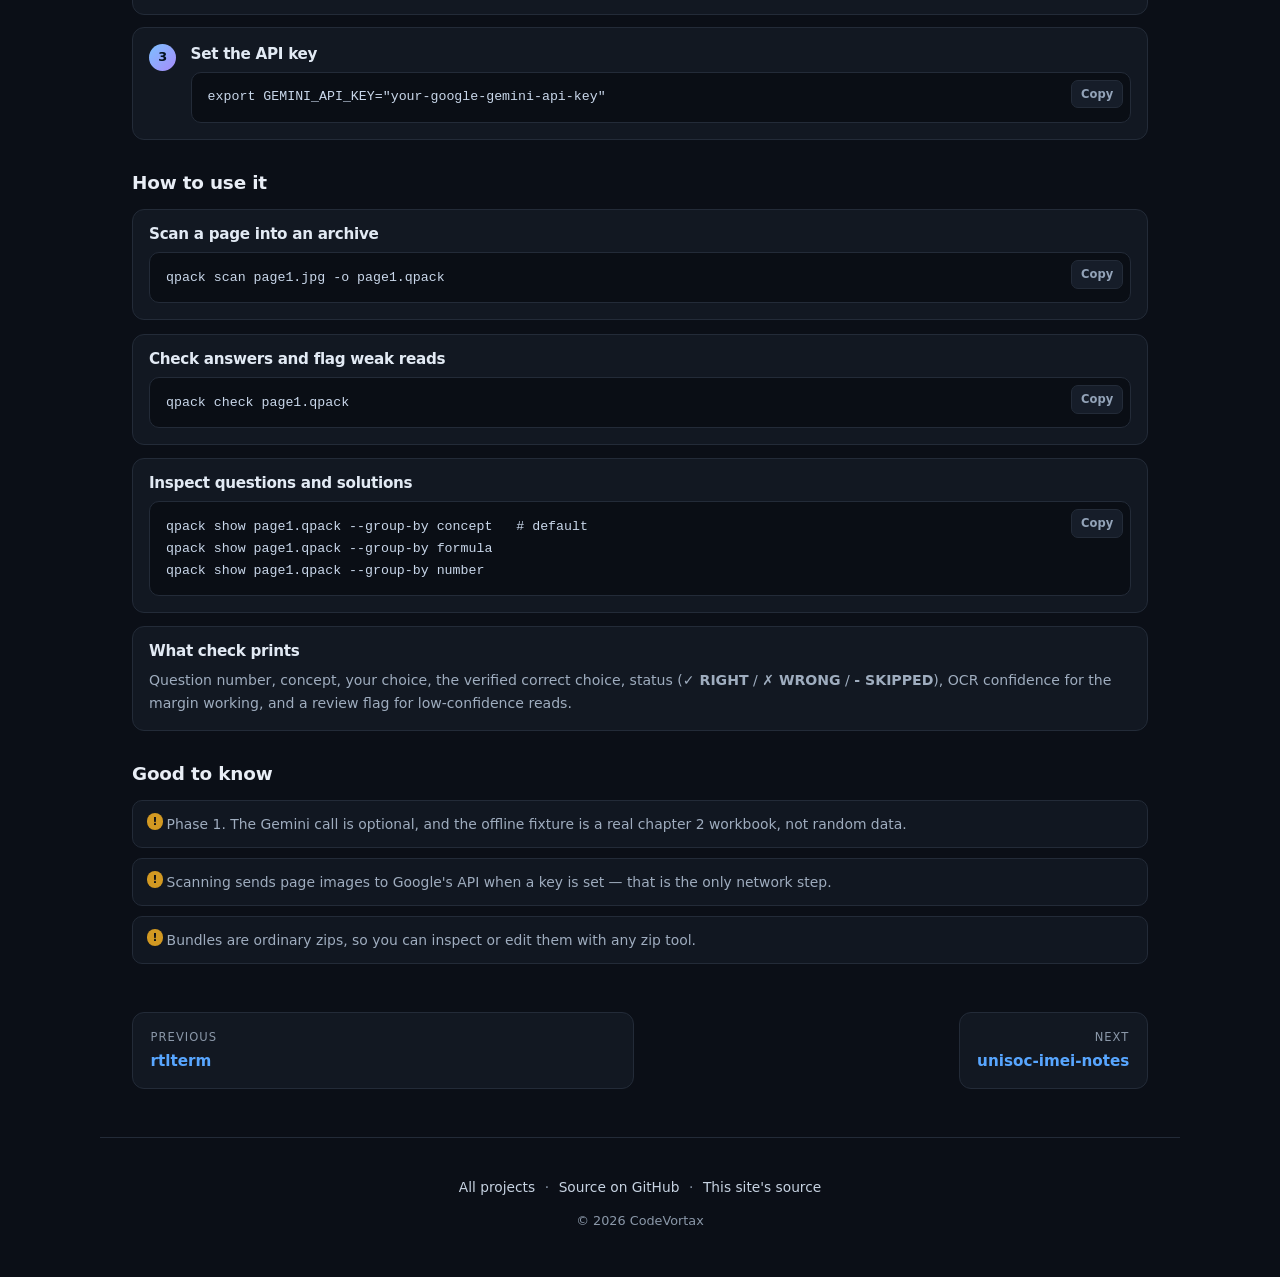
<file: projects/qpack.html>
<!doctype html>
<html lang="en" class="no-js">
<head>
<meta charset="utf-8">
<meta name="viewport" content="width=device-width, initial-scale=1">
<title>qpack — CodeVortax</title>
<meta name="description" content="Scan exam pages, read the Arabic physics, grade the answers.">
<meta name="theme-color" content="#0b0f17">
<meta name="color-scheme" content="dark">
<link rel="canonical" href="https://codevortax.github.io/projects/qpack.html">

<meta property="og:type" content="website">
<meta property="og:site_name" content="CodeVortax">
<meta property="og:title" content="qpack — CodeVortax">
<meta property="og:description" content="Scan exam pages, read the Arabic physics, grade the answers.">
<meta property="og:url" content="https://codevortax.github.io/projects/qpack.html">
<meta property="og:image" content="https://codevortax.github.io/og/qpack.png">
<meta property="og:image:type" content="image/png">
<meta property="og:image:width" content="1200">
<meta property="og:image:height" content="630">
<meta property="og:image:alt" content="qpack — CodeVortax social preview image">
<meta name="twitter:card" content="summary_large_image">
<meta name="twitter:title" content="qpack — CodeVortax">
<meta name="twitter:description" content="Scan exam pages, read the Arabic physics, grade the answers.">
<meta name="twitter:image" content="https://codevortax.github.io/og/qpack.png">

<link rel="icon" href="data:image/svg+xml,%3Csvg xmlns='http://www.w3.org/2000/svg' viewBox='0 0 64 64'%3E%3Crect width='64' height='64' rx='14' fill='%230b0f17'/%3E%3Cpath d='M40 20 26 32l14 12' fill='none' stroke='%2358a6ff' stroke-width='6' stroke-linecap='round' stroke-linejoin='round'/%3E%3C/svg%3E">
<link rel="stylesheet" href="../style.css">
<script>document.documentElement.classList.replace('no-js','js');</script>
<script type="application/ld+json">{"@context": "https://schema.org", "@type": "SoftwareSourceCode", "name": "qpack", "description": "Scan exam pages, read the Arabic physics, grade the answers.", "codeRepository": "https://github.com/CodeVortax/qpack", "programmingLanguage": "Python", "license": "https://www.gnu.org/licenses/agpl-3.0.html", "url": "https://codevortax.github.io/projects/qpack.html"}</script>
</head>
<body>

<a class="skip" href="#main">Skip to content</a>
<div class="progress"><span id="bar"></span></div>

<header class="nav">
  <a class="brand" href="../index.html">
    <span class="brand-mark" aria-hidden="true">&lt;</span>CodeVortax<span class="brand-mark" aria-hidden="true">&gt;</span>
  </a>
  <nav aria-label="Sections">
    <a href="../index.html#projects">Projects</a>
    <a href="../index.html#about">About</a>
    <a class="gh" href="https://github.com/CodeVortax">GitHub <span aria-hidden="true">↗</span></a>
  </nav>
</header>

<main id="main">
  <article>
    <header class="phead">
      <div class="phead-inner">
        <p class="crumb reveal"><a href="../index.html#projects">Projects</a> <span aria-hidden="true">/</span> CLI &amp; tools</p>
        <h1 class="reveal">qpack</h1>
        <p class="ptag reveal">Scan exam pages, read the Arabic physics, grade the answers.</p>
        <div class="tags reveal"><span class="tag lang"><i style="--c:#3572a5"></i>Python</span><span class="tag">AGPL-3.0</span><span class="tag">★ 1</span><span class="tag">beta</span><span class="tag">CLI &amp; tools</span></div>
        <div class="pcta reveal">
          <a class="btn primary" href="https://github.com/CodeVortax/qpack">View the source</a>
          <a class="btn ghost" href="https://github.com/CodeVortax/qpack/tree/main/tests">Documentation</a>
        </div>
      </div>
    </header>
    <div class="pwrap">
      <div class="pbody">
        <section class="pintro reveal">
          <p>qpack is a command-line study tool for students and teachers. It takes photos of exams and homework workbooks, deskews the pages, runs OCR through the Gemini Vision API, evaluates multiple-choice answers, groups questions by physical concept and formula, and packages everything into portable <code>.qpack</code> archives.</p>
          <p>With no API key or while offline it falls back to a built-in fixture instead of failing, so the whole pipeline stays testable.</p>
        </section>

        <section class="psec">
          <h2 class="sub reveal">What it does</h2>
          <ul class="features">
        <li class="feature reveal">
          <h3>Vision OCR</h3>
          <p>Talks to Google Gemini through plain <code>requests</code> &mdash; no heavy SDK to install.</p>
        </li>
        <li class="feature reveal">
          <h3>Watermark-resistant deskewing</h3>
          <p>Estimates page tilt from horizontal edge projection variance, straightens rotated captures and filters out background teacher watermarks.</p>
        </li>
        <li class="feature reveal">
          <h3>First-class Arabic</h3>
          <p>Full bidirectional Unicode support, Arabic-Indic numeral normalisation (٠١٢٣ ↔ 0123) and standard multiple-choice letter normalisation.</p>
        </li>
        <li class="feature reveal">
          <h3>Maths as LaTeX</h3>
          <p>Physics equations are parsed and rendered as standard LaTeX.</p>
        </li>
        <li class="feature reveal">
          <h3>Pencil working and review flags</h3>
          <p>Crops both the printed question and the handwritten margin, scores OCR confidence, and flags faint handwriting below 70% for manual review.</p>
        </li>
        <li class="feature reveal">
          <h3>Concept and formula grouping</h3>
          <p>Organises questions by physical concept (e.g. عزم الازدواج المغناطيسي) or by underlying formula (e.g. τ = B I A N sinθ), not only by number.</p>
        </li>
        <li class="feature reveal">
          <h3>Portable bundles</h3>
          <p>A .qpack is a plain ZIP: <code>manifest.json</code>, <code>questions.json</code> and the cropped images.</p>
        </li>
        <li class="feature reveal">
          <h3>Tested</h3>
          <p>Unit tests for Arabic handling, deskewing, packing, grading and the CLI.</p>
        </li>
          </ul>
        </section>
      </div>
      <aside class="pside reveal">
        <div class="specs">
          <h2 class="sub">At a glance</h2>
          <dl>
        <div class="dl-row">
          <dt>Requires</dt>
          <dd>Python, Pillow, numpy</dd>
        </div>
        <div class="dl-row">
          <dt>Vision</dt>
          <dd>Google Gemini (gemini-2.5-flash)</dd>
        </div>
        <div class="dl-row">
          <dt>Key</dt>
          <dd>GEMINI_API_KEY</dd>
        </div>
        <div class="dl-row">
          <dt>Format</dt>
          <dd>.qpack = zip of manifest.json, questions.json, images/</dd>
        </div>
        <div class="dl-row">
          <dt>Offline</dt>
          <dd>Falls back to a built-in workbook fixture</dd>
        </div>
        <div class="dl-row">
          <dt>Focus</dt>
          <dd>Egyptian secondary physics, chapter 2</dd>
        </div>
          </dl>
        </div>
        <a class="side-link" href="https://github.com/CodeVortax/qpack">Repository <span aria-hidden="true">↗</span></a>
      </aside>
    </div>

    <section class="pwrap-single">
      <div class="psec">
        <h2 class="sub reveal">Install</h2>
        <ol class="steps">
        <li class="step reveal">
          <span class="step-n" aria-hidden="true">1</span>
          <div class="step-body">
            <h3>Prerequisites in Termux</h3>
            <div class="codewrap"><button class="copy" type="button" aria-label="Copy this command">Copy</button><pre><code>pkg install -y python python-pillow python-numpy</code></pre></div>
          </div>
        </li>
        <li class="step reveal">
          <span class="step-n" aria-hidden="true">2</span>
          <div class="step-body">
            <h3>Install qpack</h3>
            <div class="codewrap"><button class="copy" type="button" aria-label="Copy this command">Copy</button><pre><code>cd ~/qpack
pip install -e .</code></pre></div>
          </div>
        </li>
        <li class="step reveal">
          <span class="step-n" aria-hidden="true">3</span>
          <div class="step-body">
            <h3>Set the API key</h3>
            <div class="codewrap"><button class="copy" type="button" aria-label="Copy this command">Copy</button><pre><code>export GEMINI_API_KEY=&quot;your-google-gemini-api-key&quot;</code></pre></div>
          </div>
        </li>
        </ol>
      </div>
    </section>

    <section class="pwrap-single">
      <div class="psec">
        <h2 class="sub reveal">How to use it</h2>
        <div class="usage">
          <div class="usage-block reveal">
            <h3>Scan a page into an archive</h3>
            <div class="codewrap"><button class="copy" type="button" aria-label="Copy this command">Copy</button><pre><code>qpack scan page1.jpg -o page1.qpack</code></pre></div>
          </div>
          <div class="usage-block reveal">
            <h3>Check answers and flag weak reads</h3>
            <div class="codewrap"><button class="copy" type="button" aria-label="Copy this command">Copy</button><pre><code>qpack check page1.qpack</code></pre></div>
          </div>
          <div class="usage-block reveal">
            <h3>Inspect questions and solutions</h3>
            <div class="codewrap"><button class="copy" type="button" aria-label="Copy this command">Copy</button><pre><code>qpack show page1.qpack --group-by concept   # default
qpack show page1.qpack --group-by formula
qpack show page1.qpack --group-by number</code></pre></div>
          </div>
          <div class="usage-block reveal">
            <h3>What check prints</h3>
            <p>Question number, concept, your choice, the verified correct choice, status (<b>✓ RIGHT</b> / <b>✗ WRONG</b> / <b>- SKIPPED</b>), OCR confidence for the margin working, and a review flag for low-confidence reads.</p>
          </div>
        </div>
      </div>
    </section>

    <section class="pwrap-single">
      <div class="psec">
        <h2 class="sub reveal">Good to know</h2>
        <ul class="notes">
          <li class="reveal">Phase 1. The Gemini call is optional, and the offline fixture is a real chapter 2 workbook, not random data.</li>
          <li class="reveal">Scanning sends page images to Google's API when a key is set &mdash; that is the only network step.</li>
          <li class="reveal">Bundles are ordinary zips, so you can inspect or edit them with any zip tool.</li>
        </ul>
      </div>
    </section>

    <nav class="pn" aria-label="More projects">
      <a class="pn-link prev" href="rtlterm.html"><span>Previous</span><b>rtlterm</b></a>
      <a class="pn-link next" href="unisoc-imei-notes.html"><span>Next</span><b>unisoc-imei-notes</b></a>
    </nav>
  </article>
</main>

<footer>
  <p class="foot-links">
    <a href="../index.html#projects">All projects</a>
    <span aria-hidden="true">·</span>
    <a href="https://github.com/CodeVortax/qpack">Source on GitHub</a>
    <span aria-hidden="true">·</span>
    <a href="https://github.com/CodeVortax/CodeVortax.github.io">This site's source</a>
  </p>
  <p class="foot-copy">&copy; <span id="year">2026</span> CodeVortax</p>
</footer>

<script src="../app.js" defer></script>
</body>
</html>
</file>
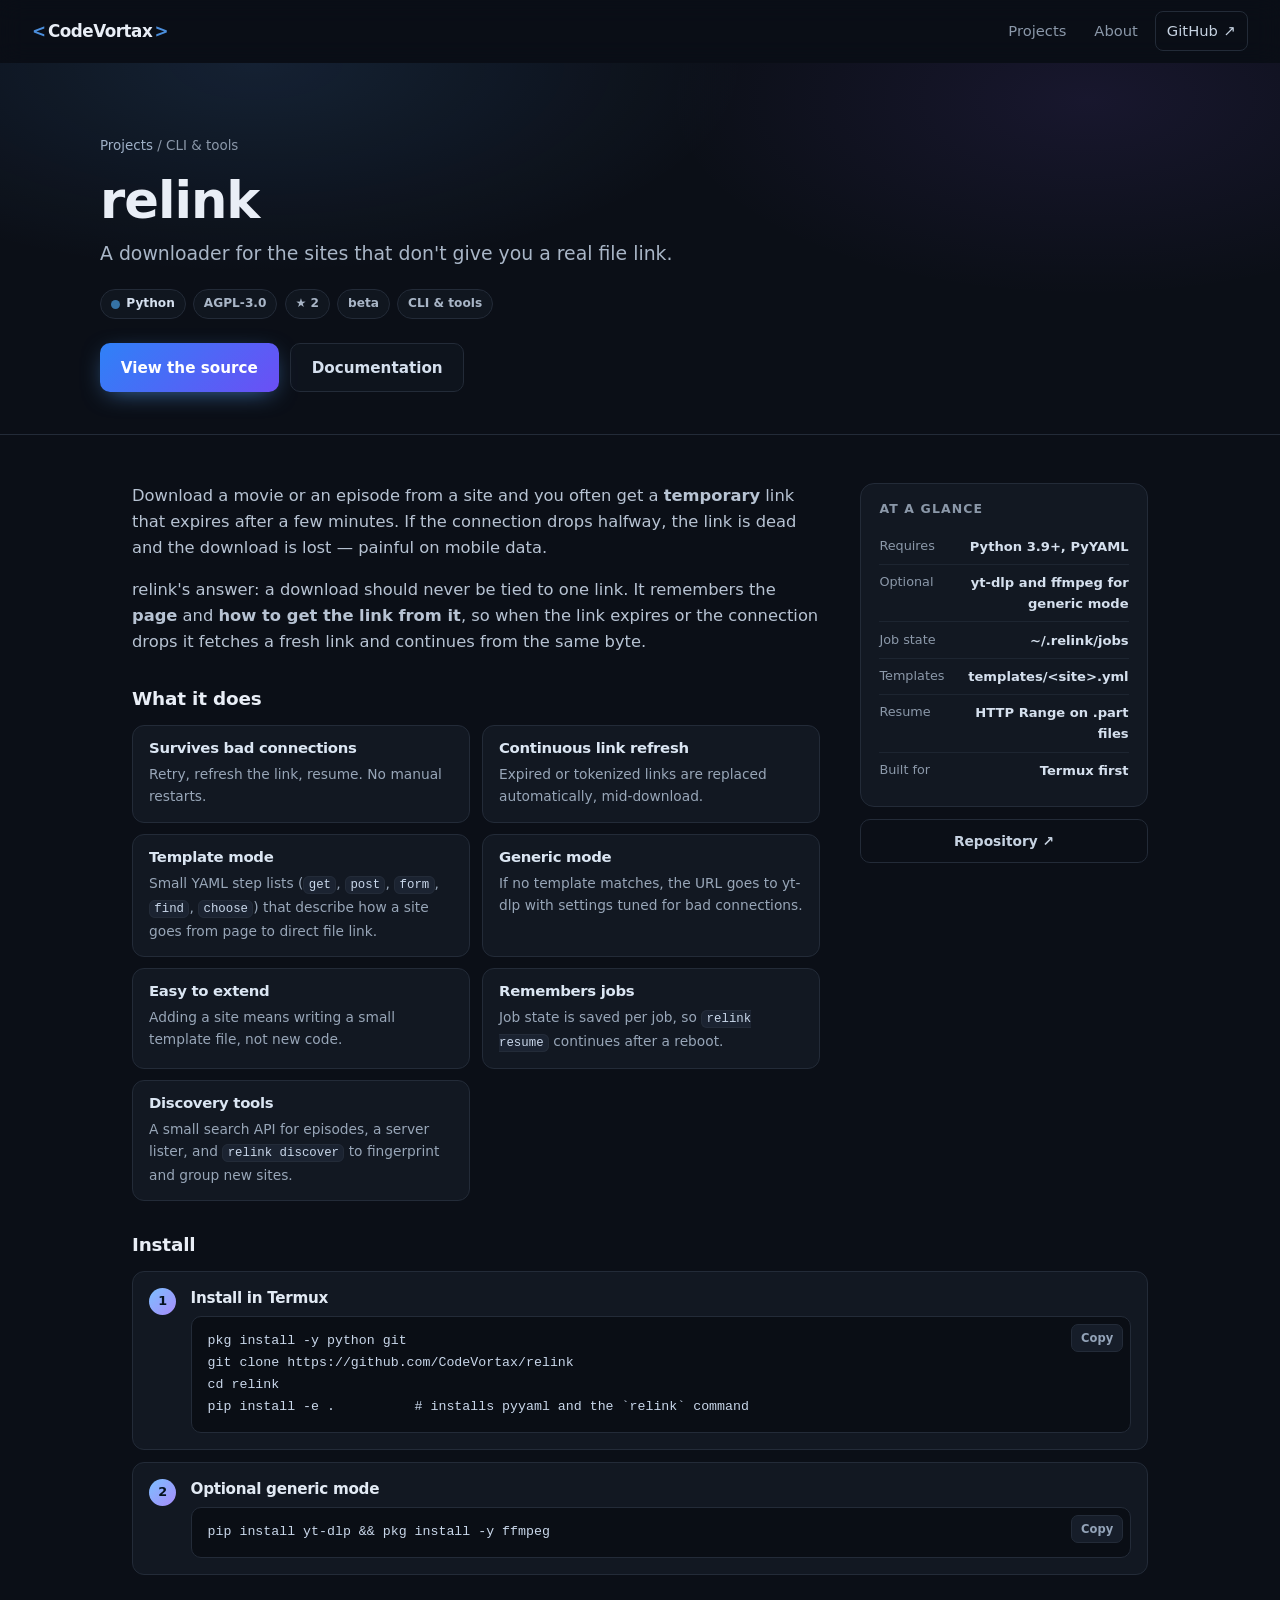
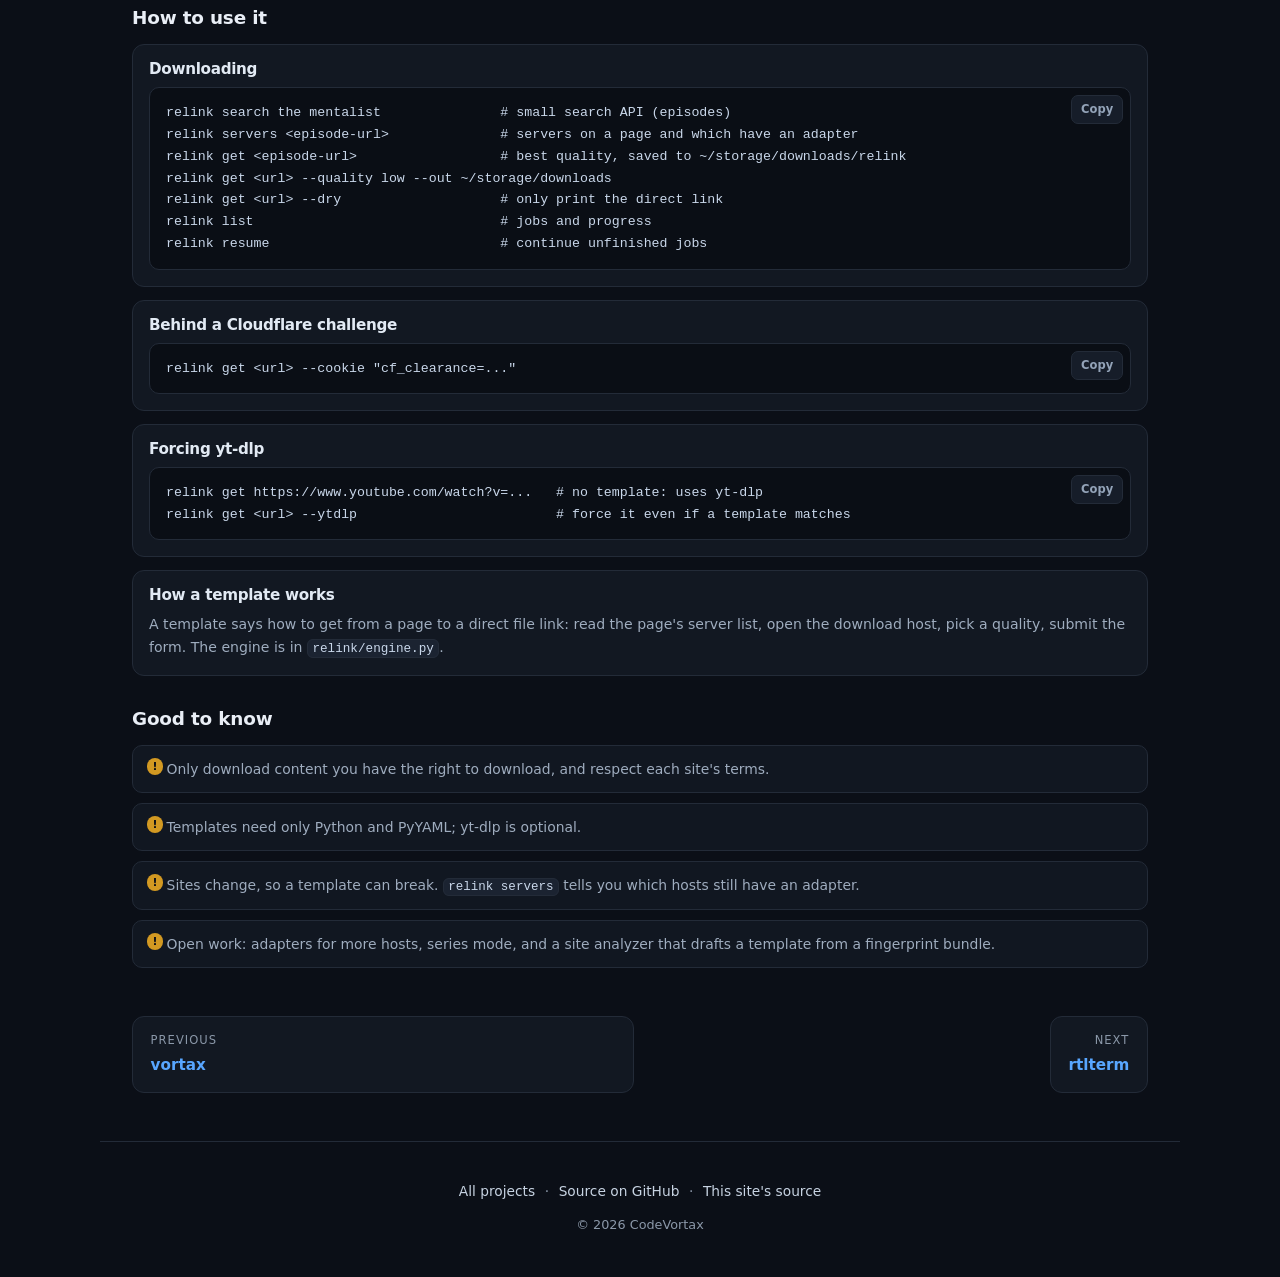
<file: projects/relink.html>
<!doctype html>
<html lang="en" class="no-js">
<head>
<meta charset="utf-8">
<meta name="viewport" content="width=device-width, initial-scale=1">
<title>relink — CodeVortax</title>
<meta name="description" content="A downloader for the sites that don&#x27;t give you a real file link.">
<meta name="theme-color" content="#0b0f17">
<meta name="color-scheme" content="dark">
<link rel="canonical" href="https://codevortax.github.io/projects/relink.html">

<meta property="og:type" content="website">
<meta property="og:site_name" content="CodeVortax">
<meta property="og:title" content="relink — CodeVortax">
<meta property="og:description" content="A downloader for the sites that don&#x27;t give you a real file link.">
<meta property="og:url" content="https://codevortax.github.io/projects/relink.html">
<meta property="og:image" content="https://codevortax.github.io/og/relink.png">
<meta property="og:image:type" content="image/png">
<meta property="og:image:width" content="1200">
<meta property="og:image:height" content="630">
<meta property="og:image:alt" content="relink — CodeVortax social preview image">
<meta name="twitter:card" content="summary_large_image">
<meta name="twitter:title" content="relink — CodeVortax">
<meta name="twitter:description" content="A downloader for the sites that don&#x27;t give you a real file link.">
<meta name="twitter:image" content="https://codevortax.github.io/og/relink.png">

<link rel="icon" href="data:image/svg+xml,%3Csvg xmlns='http://www.w3.org/2000/svg' viewBox='0 0 64 64'%3E%3Crect width='64' height='64' rx='14' fill='%230b0f17'/%3E%3Cpath d='M40 20 26 32l14 12' fill='none' stroke='%2358a6ff' stroke-width='6' stroke-linecap='round' stroke-linejoin='round'/%3E%3C/svg%3E">
<link rel="stylesheet" href="../style.css">
<script>document.documentElement.classList.replace('no-js','js');</script>
<script type="application/ld+json">{"@context": "https://schema.org", "@type": "SoftwareSourceCode", "name": "relink", "description": "A downloader for the sites that don't give you a real file link.", "codeRepository": "https://github.com/CodeVortax/relink", "programmingLanguage": "Python", "license": "https://www.gnu.org/licenses/agpl-3.0.html", "url": "https://codevortax.github.io/projects/relink.html"}</script>
</head>
<body>

<a class="skip" href="#main">Skip to content</a>
<div class="progress"><span id="bar"></span></div>

<header class="nav">
  <a class="brand" href="../index.html">
    <span class="brand-mark" aria-hidden="true">&lt;</span>CodeVortax<span class="brand-mark" aria-hidden="true">&gt;</span>
  </a>
  <nav aria-label="Sections">
    <a href="../index.html#projects">Projects</a>
    <a href="../index.html#about">About</a>
    <a class="gh" href="https://github.com/CodeVortax">GitHub <span aria-hidden="true">↗</span></a>
  </nav>
</header>

<main id="main">
  <article>
    <header class="phead">
      <div class="phead-inner">
        <p class="crumb reveal"><a href="../index.html#projects">Projects</a> <span aria-hidden="true">/</span> CLI &amp; tools</p>
        <h1 class="reveal">relink</h1>
        <p class="ptag reveal">A downloader for the sites that don't give you a real file link.</p>
        <div class="tags reveal"><span class="tag lang"><i style="--c:#3572a5"></i>Python</span><span class="tag">AGPL-3.0</span><span class="tag">★ 2</span><span class="tag">beta</span><span class="tag">CLI &amp; tools</span></div>
        <div class="pcta reveal">
          <a class="btn primary" href="https://github.com/CodeVortax/relink">View the source</a>
          <a class="btn ghost" href="https://github.com/CodeVortax/relink/tree/main/templates">Documentation</a>
        </div>
      </div>
    </header>
    <div class="pwrap">
      <div class="pbody">
        <section class="pintro reveal">
          <p>Download a movie or an episode from a site and you often get a <b>temporary</b> link that expires after a few minutes. If the connection drops halfway, the link is dead and the download is lost &mdash; painful on mobile data.</p>
          <p>relink's answer: a download should never be tied to one link. It remembers the <b>page</b> and <b>how to get the link from it</b>, so when the link expires or the connection drops it fetches a fresh link and continues from the same byte.</p>
        </section>

        <section class="psec">
          <h2 class="sub reveal">What it does</h2>
          <ul class="features">
        <li class="feature reveal">
          <h3>Survives bad connections</h3>
          <p>Retry, refresh the link, resume. No manual restarts.</p>
        </li>
        <li class="feature reveal">
          <h3>Continuous link refresh</h3>
          <p>Expired or tokenized links are replaced automatically, mid-download.</p>
        </li>
        <li class="feature reveal">
          <h3>Template mode</h3>
          <p>Small YAML step lists (<code>get</code>, <code>post</code>, <code>form</code>, <code>find</code>, <code>choose</code>) that describe how a site goes from page to direct file link.</p>
        </li>
        <li class="feature reveal">
          <h3>Generic mode</h3>
          <p>If no template matches, the URL goes to yt-dlp with settings tuned for bad connections.</p>
        </li>
        <li class="feature reveal">
          <h3>Easy to extend</h3>
          <p>Adding a site means writing a small template file, not new code.</p>
        </li>
        <li class="feature reveal">
          <h3>Remembers jobs</h3>
          <p>Job state is saved per job, so <code>relink resume</code> continues after a reboot.</p>
        </li>
        <li class="feature reveal">
          <h3>Discovery tools</h3>
          <p>A small search API for episodes, a server lister, and <code>relink discover</code> to fingerprint and group new sites.</p>
        </li>
          </ul>
        </section>
      </div>
      <aside class="pside reveal">
        <div class="specs">
          <h2 class="sub">At a glance</h2>
          <dl>
        <div class="dl-row">
          <dt>Requires</dt>
          <dd>Python 3.9+, PyYAML</dd>
        </div>
        <div class="dl-row">
          <dt>Optional</dt>
          <dd>yt-dlp and ffmpeg for generic mode</dd>
        </div>
        <div class="dl-row">
          <dt>Job state</dt>
          <dd>~/.relink/jobs</dd>
        </div>
        <div class="dl-row">
          <dt>Templates</dt>
          <dd>templates/&lt;site&gt;.yml</dd>
        </div>
        <div class="dl-row">
          <dt>Resume</dt>
          <dd>HTTP Range on .part files</dd>
        </div>
        <div class="dl-row">
          <dt>Built for</dt>
          <dd>Termux first</dd>
        </div>
          </dl>
        </div>
        <a class="side-link" href="https://github.com/CodeVortax/relink">Repository <span aria-hidden="true">↗</span></a>
      </aside>
    </div>

    <section class="pwrap-single">
      <div class="psec">
        <h2 class="sub reveal">Install</h2>
        <ol class="steps">
        <li class="step reveal">
          <span class="step-n" aria-hidden="true">1</span>
          <div class="step-body">
            <h3>Install in Termux</h3>
            <div class="codewrap"><button class="copy" type="button" aria-label="Copy this command">Copy</button><pre><code>pkg install -y python git
git clone https://github.com/CodeVortax/relink
cd relink
pip install -e .          # installs pyyaml and the `relink` command</code></pre></div>
          </div>
        </li>
        <li class="step reveal">
          <span class="step-n" aria-hidden="true">2</span>
          <div class="step-body">
            <h3>Optional generic mode</h3>
            <div class="codewrap"><button class="copy" type="button" aria-label="Copy this command">Copy</button><pre><code>pip install yt-dlp &amp;&amp; pkg install -y ffmpeg</code></pre></div>
          </div>
        </li>
        </ol>
      </div>
    </section>

    <section class="pwrap-single">
      <div class="psec">
        <h2 class="sub reveal">How to use it</h2>
        <div class="usage">
          <div class="usage-block reveal">
            <h3>Downloading</h3>
            <div class="codewrap"><button class="copy" type="button" aria-label="Copy this command">Copy</button><pre><code>relink search the mentalist               # small search API (episodes)
relink servers &lt;episode-url&gt;              # servers on a page and which have an adapter
relink get &lt;episode-url&gt;                  # best quality, saved to ~/storage/downloads/relink
relink get &lt;url&gt; --quality low --out ~/storage/downloads
relink get &lt;url&gt; --dry                    # only print the direct link
relink list                               # jobs and progress
relink resume                             # continue unfinished jobs</code></pre></div>
          </div>
          <div class="usage-block reveal">
            <h3>Behind a Cloudflare challenge</h3>
            <div class="codewrap"><button class="copy" type="button" aria-label="Copy this command">Copy</button><pre><code>relink get &lt;url&gt; --cookie &quot;cf_clearance=...&quot;</code></pre></div>
          </div>
          <div class="usage-block reveal">
            <h3>Forcing yt-dlp</h3>
            <div class="codewrap"><button class="copy" type="button" aria-label="Copy this command">Copy</button><pre><code>relink get https://www.youtube.com/watch?v=...   # no template: uses yt-dlp
relink get &lt;url&gt; --ytdlp                         # force it even if a template matches</code></pre></div>
          </div>
          <div class="usage-block reveal">
            <h3>How a template works</h3>
            <p>A template says how to get from a page to a direct file link: read the page's server list, open the download host, pick a quality, submit the form. The engine is in <code>relink/engine.py</code>.</p>
          </div>
        </div>
      </div>
    </section>

    <section class="pwrap-single">
      <div class="psec">
        <h2 class="sub reveal">Good to know</h2>
        <ul class="notes">
          <li class="reveal">Only download content you have the right to download, and respect each site's terms.</li>
          <li class="reveal">Templates need only Python and PyYAML; yt-dlp is optional.</li>
          <li class="reveal">Sites change, so a template can break. <code>relink servers</code> tells you which hosts still have an adapter.</li>
          <li class="reveal">Open work: adapters for more hosts, series mode, and a site analyzer that drafts a template from a fingerprint bundle.</li>
        </ul>
      </div>
    </section>

    <nav class="pn" aria-label="More projects">
      <a class="pn-link prev" href="vortax.html"><span>Previous</span><b>vortax</b></a>
      <a class="pn-link next" href="rtlterm.html"><span>Next</span><b>rtlterm</b></a>
    </nav>
  </article>
</main>

<footer>
  <p class="foot-links">
    <a href="../index.html#projects">All projects</a>
    <span aria-hidden="true">·</span>
    <a href="https://github.com/CodeVortax/relink">Source on GitHub</a>
    <span aria-hidden="true">·</span>
    <a href="https://github.com/CodeVortax/CodeVortax.github.io">This site's source</a>
  </p>
  <p class="foot-copy">&copy; <span id="year">2026</span> CodeVortax</p>
</footer>

<script src="../app.js" defer></script>
</body>
</html>
</file>
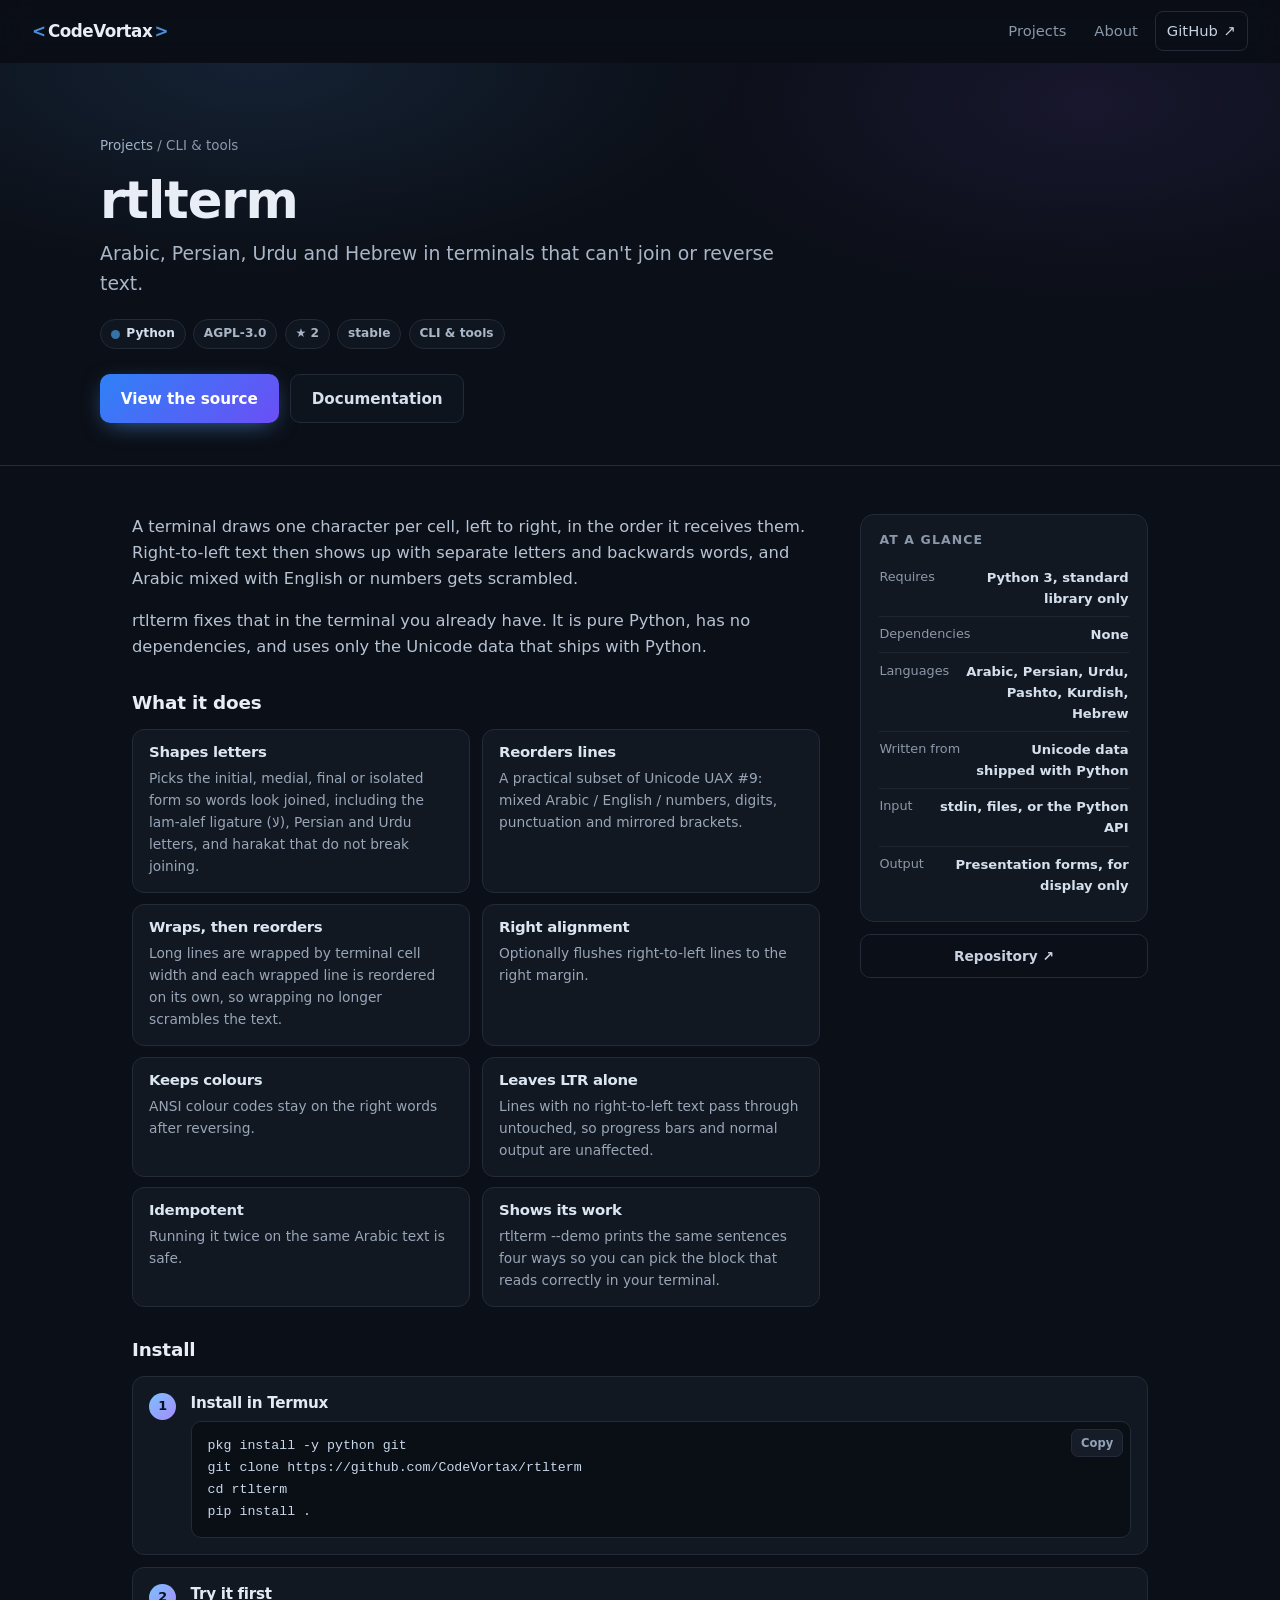
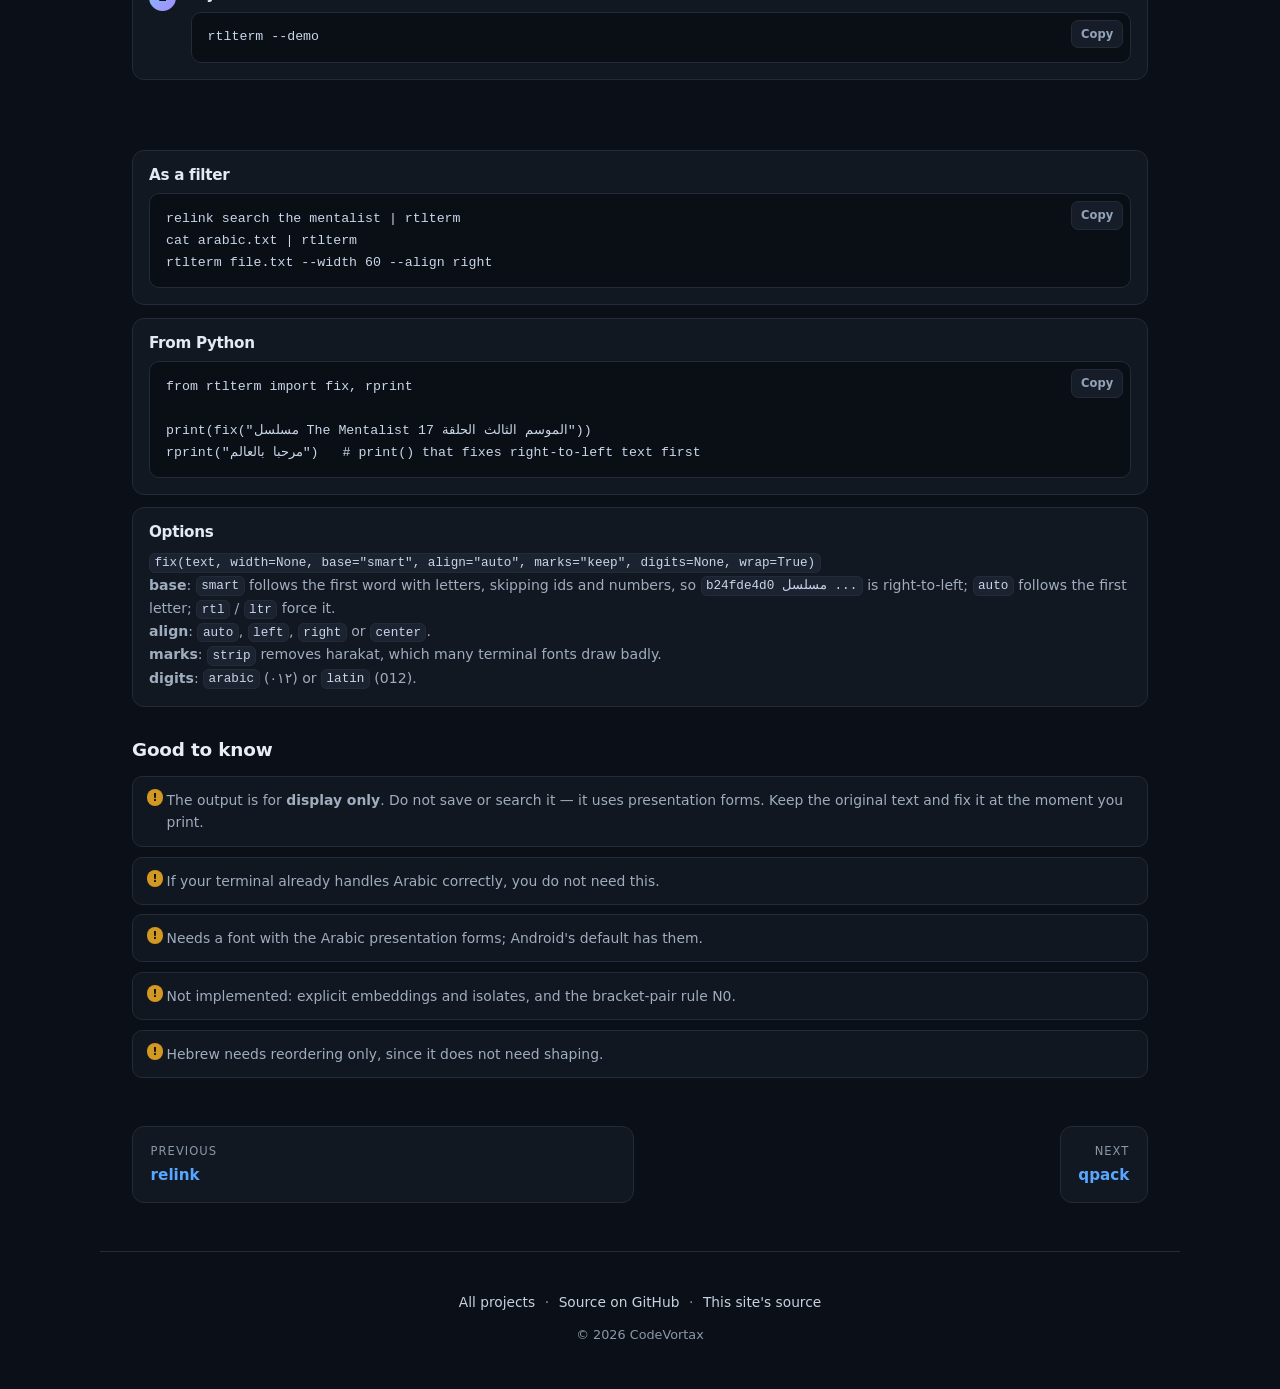
<file: projects/rtlterm.html>
<!doctype html>
<html lang="en" class="no-js">
<head>
<meta charset="utf-8">
<meta name="viewport" content="width=device-width, initial-scale=1">
<title>rtlterm — CodeVortax</title>
<meta name="description" content="Arabic, Persian, Urdu and Hebrew in terminals that can&#x27;t join or reverse text.">
<meta name="theme-color" content="#0b0f17">
<meta name="color-scheme" content="dark">
<link rel="canonical" href="https://codevortax.github.io/projects/rtlterm.html">

<meta property="og:type" content="website">
<meta property="og:site_name" content="CodeVortax">
<meta property="og:title" content="rtlterm — CodeVortax">
<meta property="og:description" content="Arabic, Persian, Urdu and Hebrew in terminals that can&#x27;t join or reverse text.">
<meta property="og:url" content="https://codevortax.github.io/projects/rtlterm.html">
<meta property="og:image" content="https://codevortax.github.io/og/rtlterm.png">
<meta property="og:image:type" content="image/png">
<meta property="og:image:width" content="1200">
<meta property="og:image:height" content="630">
<meta property="og:image:alt" content="rtlterm — CodeVortax social preview image">
<meta name="twitter:card" content="summary_large_image">
<meta name="twitter:title" content="rtlterm — CodeVortax">
<meta name="twitter:description" content="Arabic, Persian, Urdu and Hebrew in terminals that can&#x27;t join or reverse text.">
<meta name="twitter:image" content="https://codevortax.github.io/og/rtlterm.png">

<link rel="icon" href="data:image/svg+xml,%3Csvg xmlns='http://www.w3.org/2000/svg' viewBox='0 0 64 64'%3E%3Crect width='64' height='64' rx='14' fill='%230b0f17'/%3E%3Cpath d='M40 20 26 32l14 12' fill='none' stroke='%2358a6ff' stroke-width='6' stroke-linecap='round' stroke-linejoin='round'/%3E%3C/svg%3E">
<link rel="stylesheet" href="../style.css">
<script>document.documentElement.classList.replace('no-js','js');</script>
<script type="application/ld+json">{"@context": "https://schema.org", "@type": "SoftwareSourceCode", "name": "rtlterm", "description": "Arabic, Persian, Urdu and Hebrew in terminals that can't join or reverse text.", "codeRepository": "https://github.com/CodeVortax/rtlterm", "programmingLanguage": "Python", "license": "https://www.gnu.org/licenses/agpl-3.0.html", "url": "https://codevortax.github.io/projects/rtlterm.html"}</script>
</head>
<body>

<a class="skip" href="#main">Skip to content</a>
<div class="progress"><span id="bar"></span></div>

<header class="nav">
  <a class="brand" href="../index.html">
    <span class="brand-mark" aria-hidden="true">&lt;</span>CodeVortax<span class="brand-mark" aria-hidden="true">&gt;</span>
  </a>
  <nav aria-label="Sections">
    <a href="../index.html#projects">Projects</a>
    <a href="../index.html#about">About</a>
    <a class="gh" href="https://github.com/CodeVortax">GitHub <span aria-hidden="true">↗</span></a>
  </nav>
</header>

<main id="main">
  <article>
    <header class="phead">
      <div class="phead-inner">
        <p class="crumb reveal"><a href="../index.html#projects">Projects</a> <span aria-hidden="true">/</span> CLI &amp; tools</p>
        <h1 class="reveal">rtlterm</h1>
        <p class="ptag reveal">Arabic, Persian, Urdu and Hebrew in terminals that can't join or reverse text.</p>
        <div class="tags reveal"><span class="tag lang"><i style="--c:#3572a5"></i>Python</span><span class="tag">AGPL-3.0</span><span class="tag">★ 2</span><span class="tag">stable</span><span class="tag">CLI &amp; tools</span></div>
        <div class="pcta reveal">
          <a class="btn primary" href="https://github.com/CodeVortax/rtlterm">View the source</a>
          <a class="btn ghost" href="https://github.com/CodeVortax/rtlterm/tree/main/tests">Documentation</a>
        </div>
      </div>
    </header>
    <div class="pwrap">
      <div class="pbody">
        <section class="pintro reveal">
          <p>A terminal draws one character per cell, left to right, in the order it receives them. Right-to-left text then shows up with separate letters and backwards words, and Arabic mixed with English or numbers gets scrambled.</p>
          <p>rtlterm fixes that in the terminal you already have. It is pure Python, has no dependencies, and uses only the Unicode data that ships with Python.</p>
        </section>

        <section class="psec">
          <h2 class="sub reveal">What it does</h2>
          <ul class="features">
        <li class="feature reveal">
          <h3>Shapes letters</h3>
          <p>Picks the initial, medial, final or isolated form so words look joined, including the lam-alef ligature (لا), Persian and Urdu letters, and harakat that do not break joining.</p>
        </li>
        <li class="feature reveal">
          <h3>Reorders lines</h3>
          <p>A practical subset of Unicode UAX #9: mixed Arabic / English / numbers, digits, punctuation and mirrored brackets.</p>
        </li>
        <li class="feature reveal">
          <h3>Wraps, then reorders</h3>
          <p>Long lines are wrapped by terminal cell width and each wrapped line is reordered on its own, so wrapping no longer scrambles the text.</p>
        </li>
        <li class="feature reveal">
          <h3>Right alignment</h3>
          <p>Optionally flushes right-to-left lines to the right margin.</p>
        </li>
        <li class="feature reveal">
          <h3>Keeps colours</h3>
          <p>ANSI colour codes stay on the right words after reversing.</p>
        </li>
        <li class="feature reveal">
          <h3>Leaves LTR alone</h3>
          <p>Lines with no right-to-left text pass through untouched, so progress bars and normal output are unaffected.</p>
        </li>
        <li class="feature reveal">
          <h3>Idempotent</h3>
          <p>Running it twice on the same Arabic text is safe.</p>
        </li>
        <li class="feature reveal">
          <h3>Shows its work</h3>
          <p>rtlterm --demo prints the same sentences four ways so you can pick the block that reads correctly in your terminal.</p>
        </li>
          </ul>
        </section>
      </div>
      <aside class="pside reveal">
        <div class="specs">
          <h2 class="sub">At a glance</h2>
          <dl>
        <div class="dl-row">
          <dt>Requires</dt>
          <dd>Python 3, standard library only</dd>
        </div>
        <div class="dl-row">
          <dt>Dependencies</dt>
          <dd>None</dd>
        </div>
        <div class="dl-row">
          <dt>Languages</dt>
          <dd>Arabic, Persian, Urdu, Pashto, Kurdish, Hebrew</dd>
        </div>
        <div class="dl-row">
          <dt>Written from</dt>
          <dd>Unicode data shipped with Python</dd>
        </div>
        <div class="dl-row">
          <dt>Input</dt>
          <dd>stdin, files, or the Python API</dd>
        </div>
        <div class="dl-row">
          <dt>Output</dt>
          <dd>Presentation forms, for display only</dd>
        </div>
          </dl>
        </div>
        <a class="side-link" href="https://github.com/CodeVortax/rtlterm">Repository <span aria-hidden="true">↗</span></a>
      </aside>
    </div>

    <section class="pwrap-single">
      <div class="psec">
        <h2 class="sub reveal">Install</h2>
        <ol class="steps">
        <li class="step reveal">
          <span class="step-n" aria-hidden="true">1</span>
          <div class="step-body">
            <h3>Install in Termux</h3>
            <div class="codewrap"><button class="copy" type="button" aria-label="Copy this command">Copy</button><pre><code>pkg install -y python git
git clone https://github.com/CodeVortax/rtlterm
cd rtlterm
pip install .</code></pre></div>
          </div>
        </li>
        <li class="step reveal">
          <span class="step-n" aria-hidden="true">2</span>
          <div class="step-body">
            <h3>Try it first</h3>
            <div class="codewrap"><button class="copy" type="button" aria-label="Copy this command">Copy</button><pre><code>rtlterm --demo</code></pre></div>
          </div>
        </li>
        </ol>
      </div>
    </section>

    <section class="pwrap-single">
      <div class="psec">
        <h2 class="sub reveal">How to use it</h2>
        <div class="usage">
          <div class="usage-block reveal">
            <h3>As a filter</h3>
            <div class="codewrap"><button class="copy" type="button" aria-label="Copy this command">Copy</button><pre><code>relink search the mentalist | rtlterm
cat arabic.txt | rtlterm
rtlterm file.txt --width 60 --align right</code></pre></div>
          </div>
          <div class="usage-block reveal">
            <h3>From Python</h3>
            <div class="codewrap"><button class="copy" type="button" aria-label="Copy this command">Copy</button><pre><code>from rtlterm import fix, rprint

print(fix(&quot;مسلسل The Mentalist الموسم الثالث الحلقة 17&quot;))
rprint(&quot;مرحبا بالعالم&quot;)   # print() that fixes right-to-left text first</code></pre></div>
          </div>
          <div class="usage-block reveal">
            <h3>Options</h3>
            <p><code>fix(text, width=None, base=&quot;smart&quot;, align=&quot;auto&quot;, marks=&quot;keep&quot;, digits=None, wrap=True)</code><br><b>base</b>: <code>smart</code> follows the first word with letters, skipping ids and numbers, so <code>b24fde4d0 مسلسل ...</code> is right-to-left; <code>auto</code> follows the first letter; <code>rtl</code> / <code>ltr</code> force it.<br><b>align</b>: <code>auto</code>, <code>left</code>, <code>right</code> or <code>center</code>.<br><b>marks</b>: <code>strip</code> removes harakat, which many terminal fonts draw badly.<br><b>digits</b>: <code>arabic</code> (٠١٢) or <code>latin</code> (012).</p>
          </div>
        </div>
      </div>
    </section>

    <section class="pwrap-single">
      <div class="psec">
        <h2 class="sub reveal">Good to know</h2>
        <ul class="notes">
          <li class="reveal">The output is for <b>display only</b>. Do not save or search it &mdash; it uses presentation forms. Keep the original text and fix it at the moment you print.</li>
          <li class="reveal">If your terminal already handles Arabic correctly, you do not need this.</li>
          <li class="reveal">Needs a font with the Arabic presentation forms; Android's default has them.</li>
          <li class="reveal">Not implemented: explicit embeddings and isolates, and the bracket-pair rule N0.</li>
          <li class="reveal">Hebrew needs reordering only, since it does not need shaping.</li>
        </ul>
      </div>
    </section>

    <nav class="pn" aria-label="More projects">
      <a class="pn-link prev" href="relink.html"><span>Previous</span><b>relink</b></a>
      <a class="pn-link next" href="qpack.html"><span>Next</span><b>qpack</b></a>
    </nav>
  </article>
</main>

<footer>
  <p class="foot-links">
    <a href="../index.html#projects">All projects</a>
    <span aria-hidden="true">·</span>
    <a href="https://github.com/CodeVortax/rtlterm">Source on GitHub</a>
    <span aria-hidden="true">·</span>
    <a href="https://github.com/CodeVortax/CodeVortax.github.io">This site's source</a>
  </p>
  <p class="foot-copy">&copy; <span id="year">2026</span> CodeVortax</p>
</footer>

<script src="../app.js" defer></script>
</body>
</html>
</file>
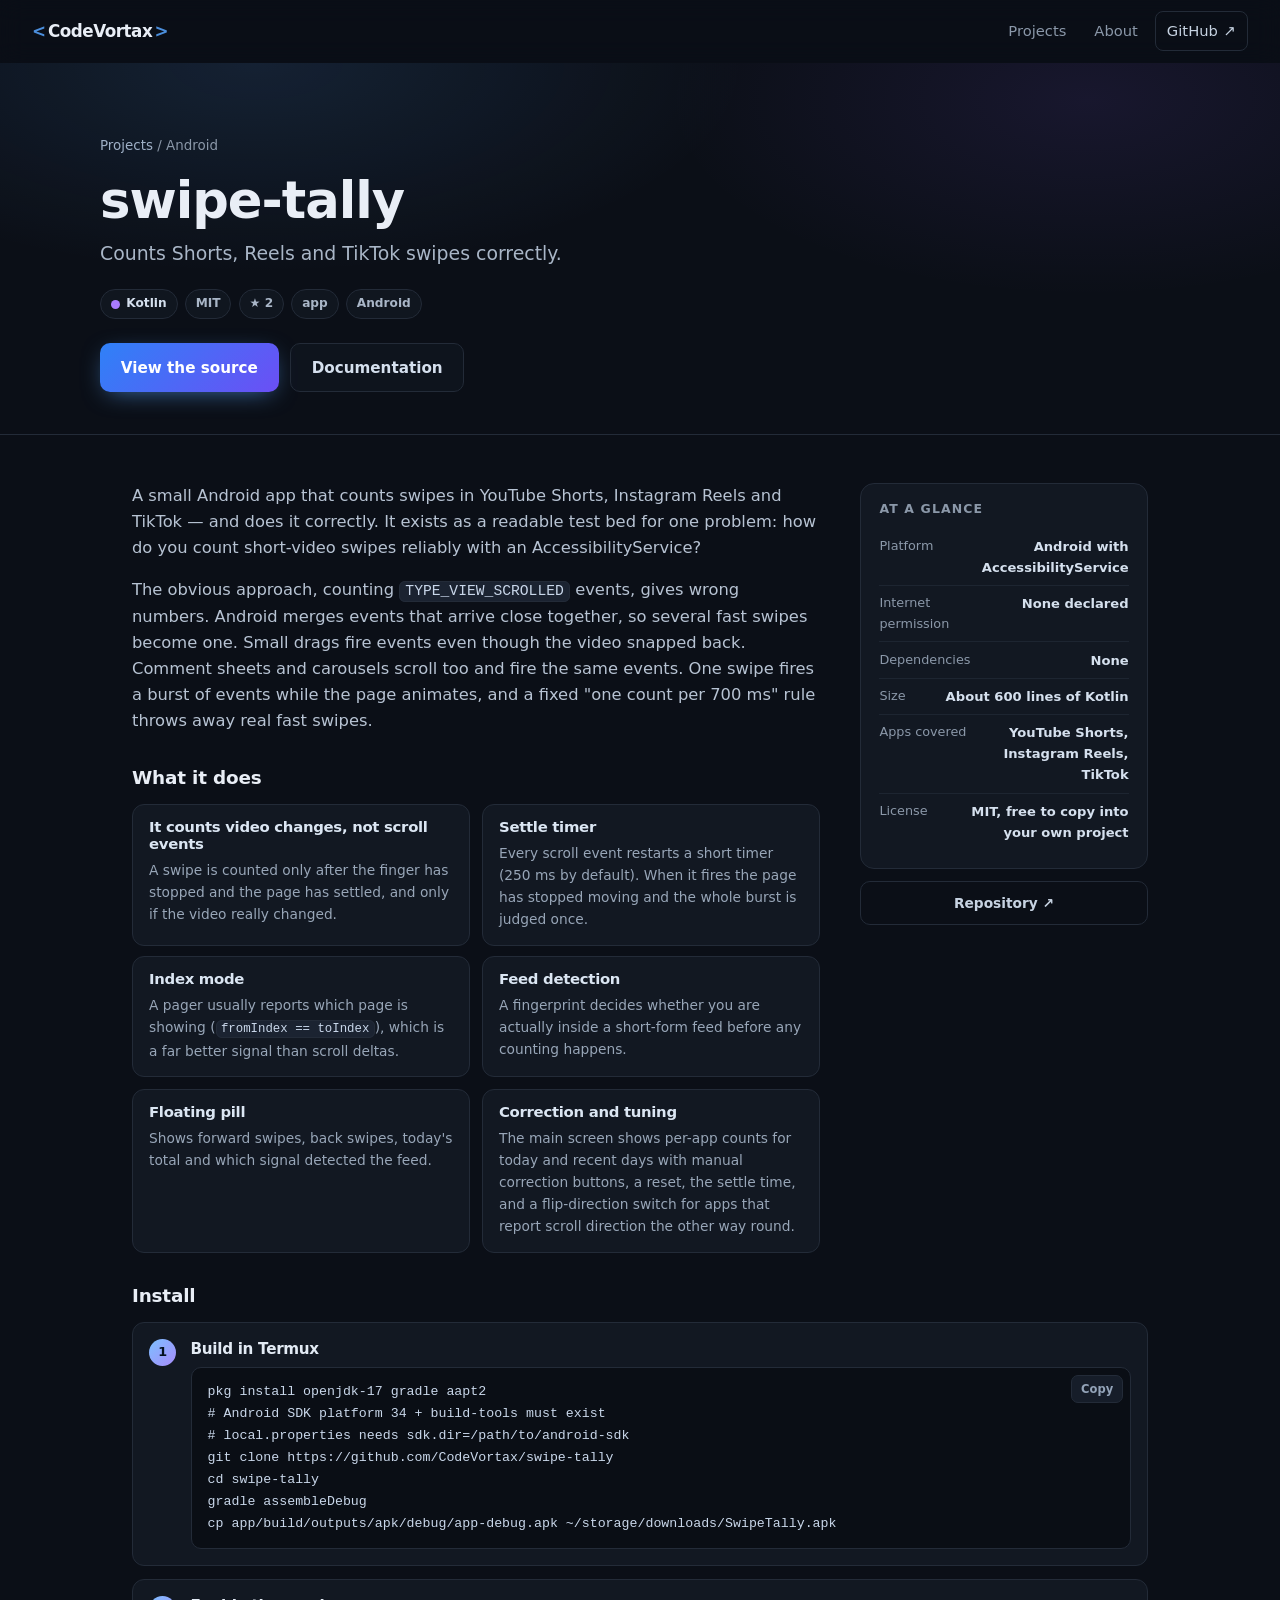
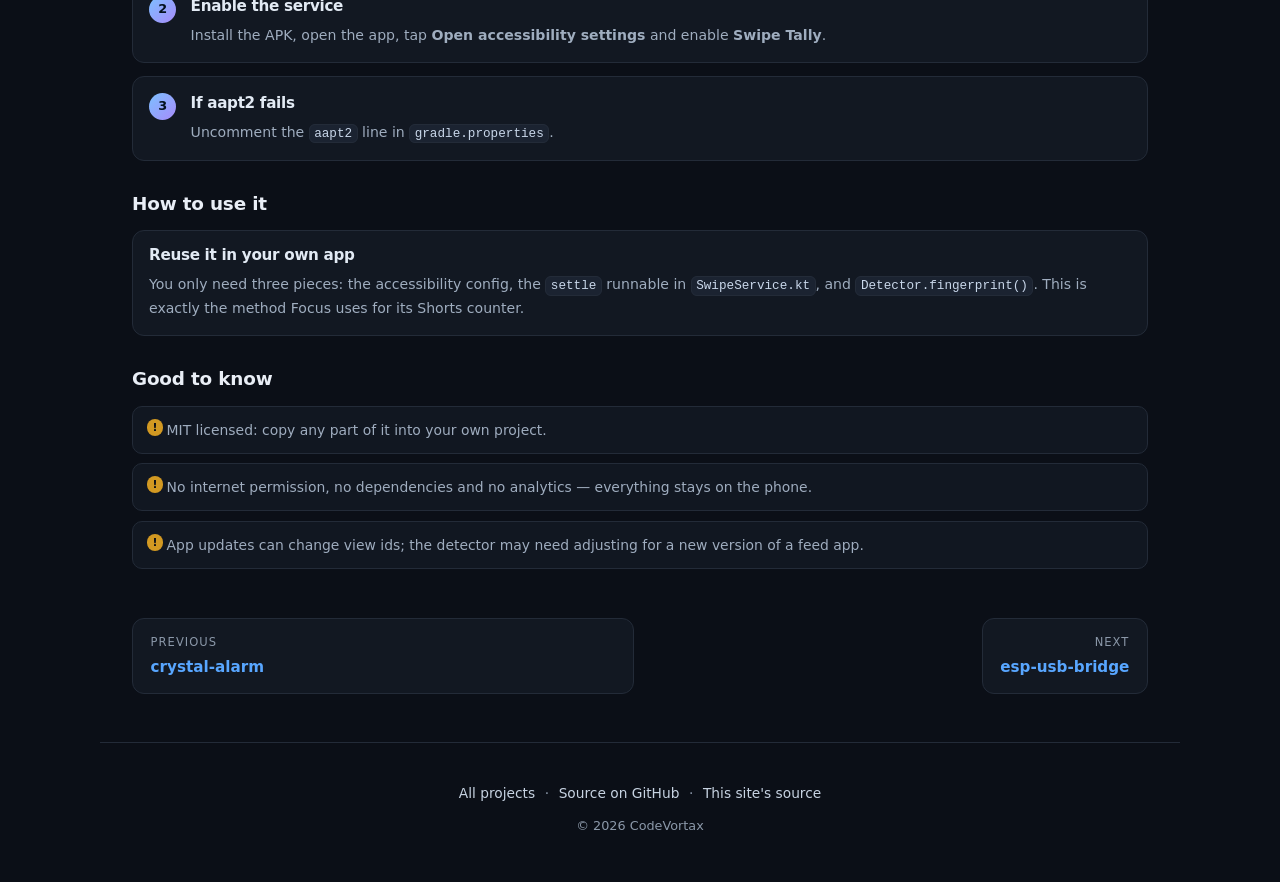
<file: projects/swipe-tally.html>
<!doctype html>
<html lang="en" class="no-js">
<head>
<meta charset="utf-8">
<meta name="viewport" content="width=device-width, initial-scale=1">
<title>swipe-tally — CodeVortax</title>
<meta name="description" content="Counts Shorts, Reels and TikTok swipes correctly.">
<meta name="theme-color" content="#0b0f17">
<meta name="color-scheme" content="dark">
<link rel="canonical" href="https://codevortax.github.io/projects/swipe-tally.html">

<meta property="og:type" content="website">
<meta property="og:site_name" content="CodeVortax">
<meta property="og:title" content="swipe-tally — CodeVortax">
<meta property="og:description" content="Counts Shorts, Reels and TikTok swipes correctly.">
<meta property="og:url" content="https://codevortax.github.io/projects/swipe-tally.html">
<meta property="og:image" content="https://codevortax.github.io/og/swipe-tally.png">
<meta property="og:image:type" content="image/png">
<meta property="og:image:width" content="1200">
<meta property="og:image:height" content="630">
<meta property="og:image:alt" content="swipe-tally — CodeVortax social preview image">
<meta name="twitter:card" content="summary_large_image">
<meta name="twitter:title" content="swipe-tally — CodeVortax">
<meta name="twitter:description" content="Counts Shorts, Reels and TikTok swipes correctly.">
<meta name="twitter:image" content="https://codevortax.github.io/og/swipe-tally.png">

<link rel="icon" href="data:image/svg+xml,%3Csvg xmlns='http://www.w3.org/2000/svg' viewBox='0 0 64 64'%3E%3Crect width='64' height='64' rx='14' fill='%230b0f17'/%3E%3Cpath d='M40 20 26 32l14 12' fill='none' stroke='%2358a6ff' stroke-width='6' stroke-linecap='round' stroke-linejoin='round'/%3E%3C/svg%3E">
<link rel="stylesheet" href="../style.css">
<script>document.documentElement.classList.replace('no-js','js');</script>
<script type="application/ld+json">{"@context": "https://schema.org", "@type": "SoftwareSourceCode", "name": "swipe-tally", "description": "Counts Shorts, Reels and TikTok swipes correctly.", "codeRepository": "https://github.com/CodeVortax/swipe-tally", "programmingLanguage": "Kotlin", "license": "https://opensource.org/licenses/MIT", "url": "https://codevortax.github.io/projects/swipe-tally.html"}</script>
</head>
<body>

<a class="skip" href="#main">Skip to content</a>
<div class="progress"><span id="bar"></span></div>

<header class="nav">
  <a class="brand" href="../index.html">
    <span class="brand-mark" aria-hidden="true">&lt;</span>CodeVortax<span class="brand-mark" aria-hidden="true">&gt;</span>
  </a>
  <nav aria-label="Sections">
    <a href="../index.html#projects">Projects</a>
    <a href="../index.html#about">About</a>
    <a class="gh" href="https://github.com/CodeVortax">GitHub <span aria-hidden="true">↗</span></a>
  </nav>
</header>

<main id="main">
  <article>
    <header class="phead">
      <div class="phead-inner">
        <p class="crumb reveal"><a href="../index.html#projects">Projects</a> <span aria-hidden="true">/</span> Android</p>
        <h1 class="reveal">swipe-tally</h1>
        <p class="ptag reveal">Counts Shorts, Reels and TikTok swipes correctly.</p>
        <div class="tags reveal"><span class="tag lang"><i style="--c:#a97bff"></i>Kotlin</span><span class="tag">MIT</span><span class="tag">★ 2</span><span class="tag">app</span><span class="tag">Android</span></div>
        <div class="pcta reveal">
          <a class="btn primary" href="https://github.com/CodeVortax/swipe-tally">View the source</a>
          <a class="btn ghost" href="https://github.com/CodeVortax/swipe-tally/tree/main/app">Documentation</a>
        </div>
      </div>
    </header>
    <div class="pwrap">
      <div class="pbody">
        <section class="pintro reveal">
          <p>A small Android app that counts swipes in YouTube Shorts, Instagram Reels and TikTok &mdash; and does it correctly. It exists as a readable test bed for one problem: how do you count short-video swipes reliably with an AccessibilityService?</p>
          <p>The obvious approach, counting <code>TYPE_VIEW_SCROLLED</code> events, gives wrong numbers. Android merges events that arrive close together, so several fast swipes become one. Small drags fire events even though the video snapped back. Comment sheets and carousels scroll too and fire the same events. One swipe fires a burst of events while the page animates, and a fixed &quot;one count per 700 ms&quot; rule throws away real fast swipes.</p>
        </section>

        <section class="psec">
          <h2 class="sub reveal">What it does</h2>
          <ul class="features">
        <li class="feature reveal">
          <h3>It counts video changes, not scroll events</h3>
          <p>A swipe is counted only after the finger has stopped and the page has settled, and only if the video really changed.</p>
        </li>
        <li class="feature reveal">
          <h3>Settle timer</h3>
          <p>Every scroll event restarts a short timer (250 ms by default). When it fires the page has stopped moving and the whole burst is judged once.</p>
        </li>
        <li class="feature reveal">
          <h3>Index mode</h3>
          <p>A pager usually reports which page is showing (<code>fromIndex == toIndex</code>), which is a far better signal than scroll deltas.</p>
        </li>
        <li class="feature reveal">
          <h3>Feed detection</h3>
          <p>A fingerprint decides whether you are actually inside a short-form feed before any counting happens.</p>
        </li>
        <li class="feature reveal">
          <h3>Floating pill</h3>
          <p>Shows forward swipes, back swipes, today's total and which signal detected the feed.</p>
        </li>
        <li class="feature reveal">
          <h3>Correction and tuning</h3>
          <p>The main screen shows per-app counts for today and recent days with manual correction buttons, a reset, the settle time, and a flip-direction switch for apps that report scroll direction the other way round.</p>
        </li>
          </ul>
        </section>
      </div>
      <aside class="pside reveal">
        <div class="specs">
          <h2 class="sub">At a glance</h2>
          <dl>
        <div class="dl-row">
          <dt>Platform</dt>
          <dd>Android with AccessibilityService</dd>
        </div>
        <div class="dl-row">
          <dt>Internet permission</dt>
          <dd>None declared</dd>
        </div>
        <div class="dl-row">
          <dt>Dependencies</dt>
          <dd>None</dd>
        </div>
        <div class="dl-row">
          <dt>Size</dt>
          <dd>About 600 lines of Kotlin</dd>
        </div>
        <div class="dl-row">
          <dt>Apps covered</dt>
          <dd>YouTube Shorts, Instagram Reels, TikTok</dd>
        </div>
        <div class="dl-row">
          <dt>License</dt>
          <dd>MIT, free to copy into your own project</dd>
        </div>
          </dl>
        </div>
        <a class="side-link" href="https://github.com/CodeVortax/swipe-tally">Repository <span aria-hidden="true">↗</span></a>
      </aside>
    </div>

    <section class="pwrap-single">
      <div class="psec">
        <h2 class="sub reveal">Install</h2>
        <ol class="steps">
        <li class="step reveal">
          <span class="step-n" aria-hidden="true">1</span>
          <div class="step-body">
            <h3>Build in Termux</h3>
            <div class="codewrap"><button class="copy" type="button" aria-label="Copy this command">Copy</button><pre><code>pkg install openjdk-17 gradle aapt2
# Android SDK platform 34 + build-tools must exist
# local.properties needs sdk.dir=/path/to/android-sdk
git clone https://github.com/CodeVortax/swipe-tally
cd swipe-tally
gradle assembleDebug
cp app/build/outputs/apk/debug/app-debug.apk ~/storage/downloads/SwipeTally.apk</code></pre></div>
          </div>
        </li>
        <li class="step reveal">
          <span class="step-n" aria-hidden="true">2</span>
          <div class="step-body">
            <h3>Enable the service</h3>
            <p>Install the APK, open the app, tap <b>Open accessibility settings</b> and enable <b>Swipe Tally</b>.</p>
          </div>
        </li>
        <li class="step reveal">
          <span class="step-n" aria-hidden="true">3</span>
          <div class="step-body">
            <h3>If aapt2 fails</h3>
            <p>Uncomment the <code>aapt2</code> line in <code>gradle.properties</code>.</p>
          </div>
        </li>
        </ol>
      </div>
    </section>

    <section class="pwrap-single">
      <div class="psec">
        <h2 class="sub reveal">How to use it</h2>
        <div class="usage">
          <div class="usage-block reveal">
            <h3>Reuse it in your own app</h3>
            <p>You only need three pieces: the accessibility config, the <code>settle</code> runnable in <code>SwipeService.kt</code>, and <code>Detector.fingerprint()</code>. This is exactly the method Focus uses for its Shorts counter.</p>
          </div>
        </div>
      </div>
    </section>

    <section class="pwrap-single">
      <div class="psec">
        <h2 class="sub reveal">Good to know</h2>
        <ul class="notes">
          <li class="reveal">MIT licensed: copy any part of it into your own project.</li>
          <li class="reveal">No internet permission, no dependencies and no analytics &mdash; everything stays on the phone.</li>
          <li class="reveal">App updates can change view ids; the detector may need adjusting for a new version of a feed app.</li>
        </ul>
      </div>
    </section>

    <nav class="pn" aria-label="More projects">
      <a class="pn-link prev" href="crystal-alarm.html"><span>Previous</span><b>crystal-alarm</b></a>
      <a class="pn-link next" href="esp-usb-bridge.html"><span>Next</span><b>esp-usb-bridge</b></a>
    </nav>
  </article>
</main>

<footer>
  <p class="foot-links">
    <a href="../index.html#projects">All projects</a>
    <span aria-hidden="true">·</span>
    <a href="https://github.com/CodeVortax/swipe-tally">Source on GitHub</a>
    <span aria-hidden="true">·</span>
    <a href="https://github.com/CodeVortax/CodeVortax.github.io">This site's source</a>
  </p>
  <p class="foot-copy">&copy; <span id="year">2026</span> CodeVortax</p>
</footer>

<script src="../app.js" defer></script>
</body>
</html>
</file>
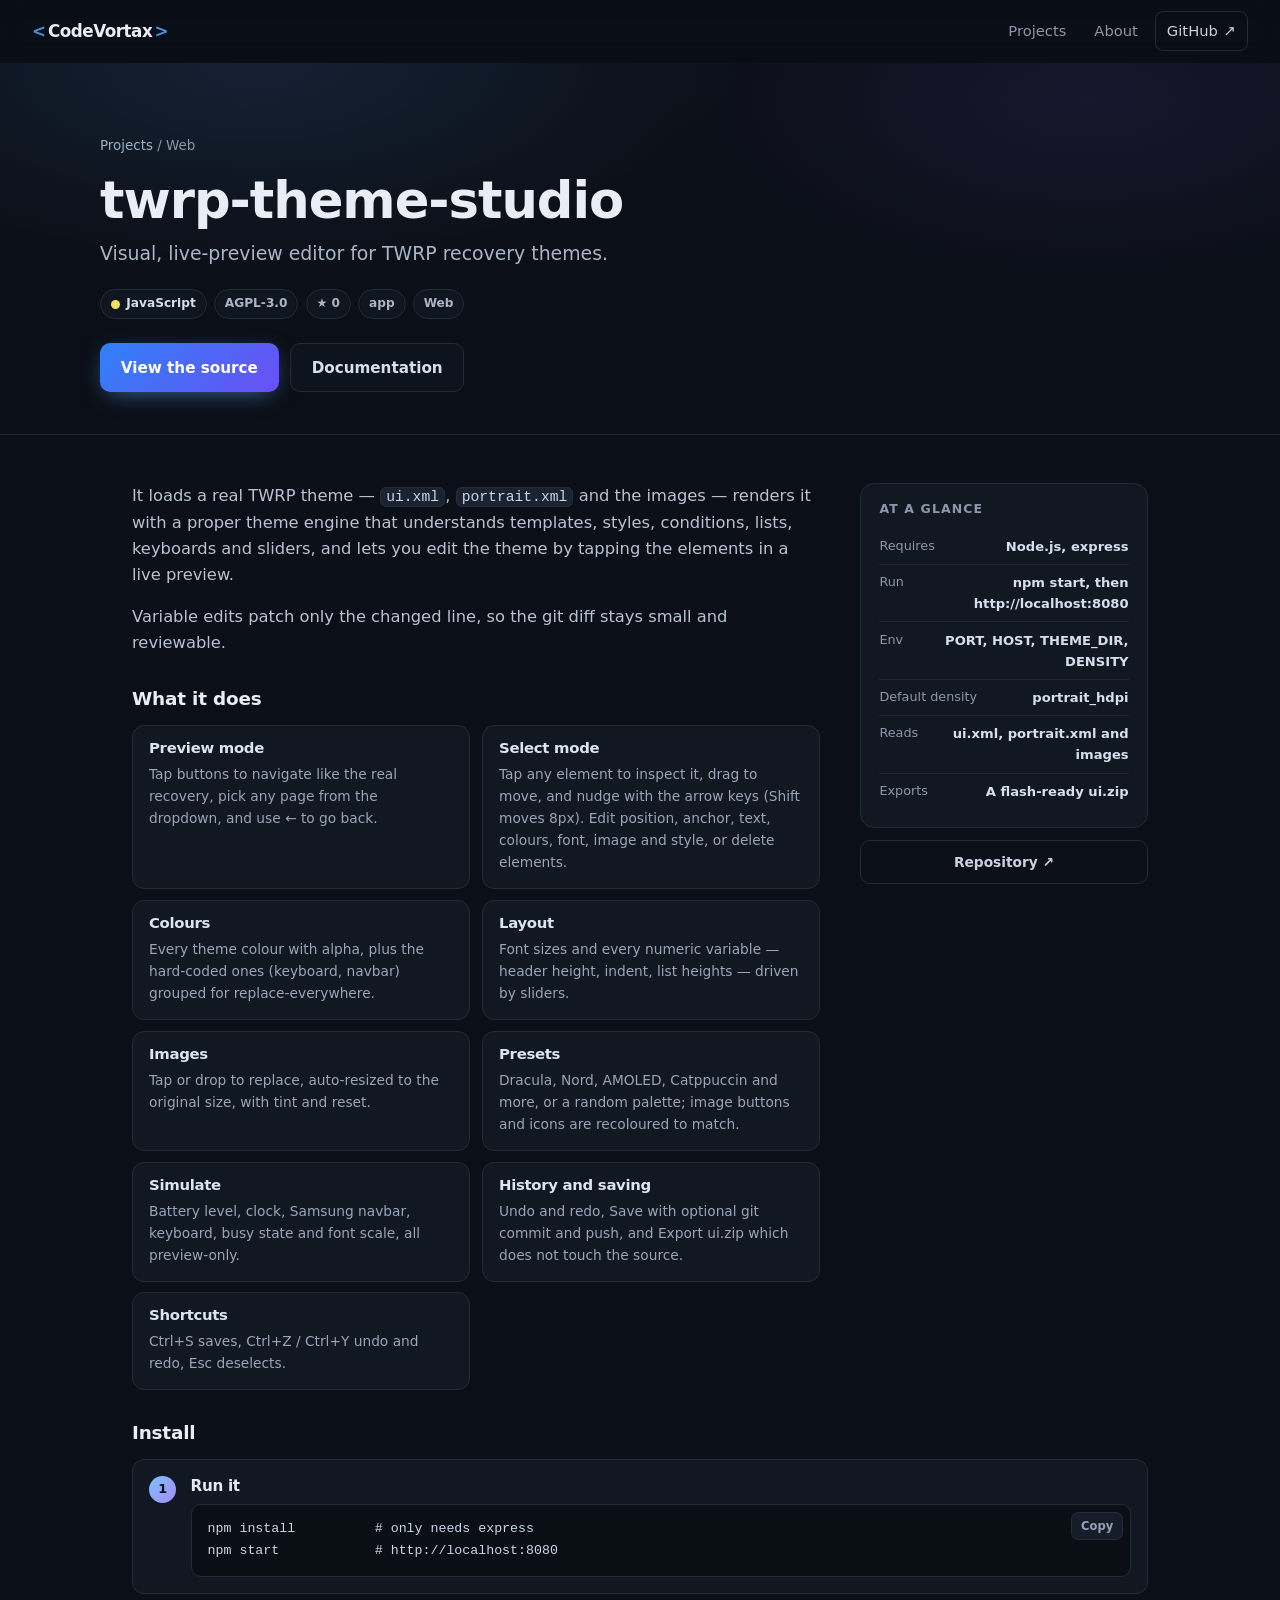
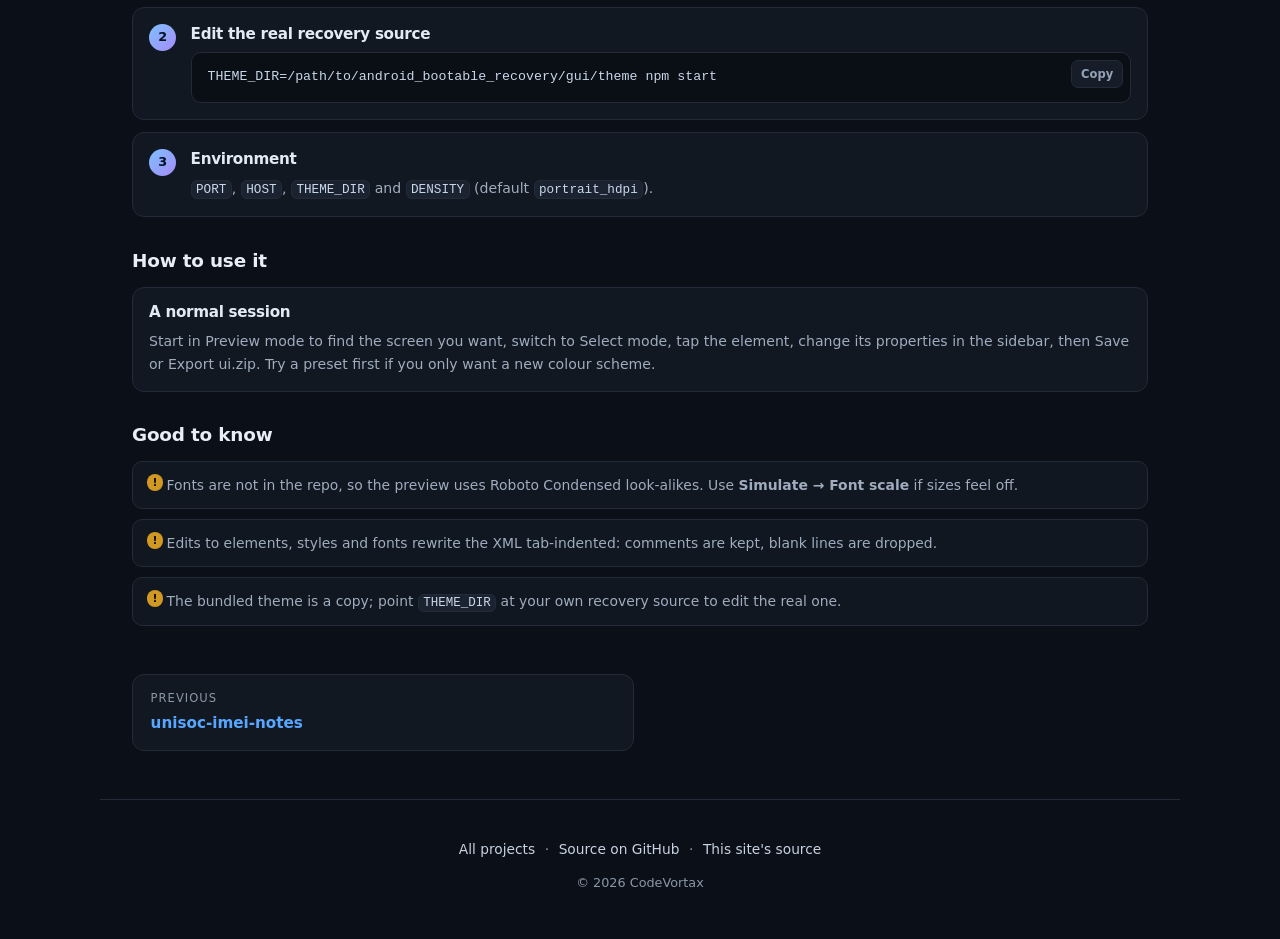
<file: projects/twrp-theme-studio.html>
<!doctype html>
<html lang="en" class="no-js">
<head>
<meta charset="utf-8">
<meta name="viewport" content="width=device-width, initial-scale=1">
<title>twrp-theme-studio — CodeVortax</title>
<meta name="description" content="Visual, live-preview editor for TWRP recovery themes.">
<meta name="theme-color" content="#0b0f17">
<meta name="color-scheme" content="dark">
<link rel="canonical" href="https://codevortax.github.io/projects/twrp-theme-studio.html">

<meta property="og:type" content="website">
<meta property="og:site_name" content="CodeVortax">
<meta property="og:title" content="twrp-theme-studio — CodeVortax">
<meta property="og:description" content="Visual, live-preview editor for TWRP recovery themes.">
<meta property="og:url" content="https://codevortax.github.io/projects/twrp-theme-studio.html">
<meta property="og:image" content="https://codevortax.github.io/og/twrp-theme-studio.png">
<meta property="og:image:type" content="image/png">
<meta property="og:image:width" content="1200">
<meta property="og:image:height" content="630">
<meta property="og:image:alt" content="twrp-theme-studio — CodeVortax social preview image">
<meta name="twitter:card" content="summary_large_image">
<meta name="twitter:title" content="twrp-theme-studio — CodeVortax">
<meta name="twitter:description" content="Visual, live-preview editor for TWRP recovery themes.">
<meta name="twitter:image" content="https://codevortax.github.io/og/twrp-theme-studio.png">

<link rel="icon" href="data:image/svg+xml,%3Csvg xmlns='http://www.w3.org/2000/svg' viewBox='0 0 64 64'%3E%3Crect width='64' height='64' rx='14' fill='%230b0f17'/%3E%3Cpath d='M40 20 26 32l14 12' fill='none' stroke='%2358a6ff' stroke-width='6' stroke-linecap='round' stroke-linejoin='round'/%3E%3C/svg%3E">
<link rel="stylesheet" href="../style.css">
<script>document.documentElement.classList.replace('no-js','js');</script>
<script type="application/ld+json">{"@context": "https://schema.org", "@type": "SoftwareSourceCode", "name": "twrp-theme-studio", "description": "Visual, live-preview editor for TWRP recovery themes.", "codeRepository": "https://github.com/CodeVortax/twrp-theme-studio", "programmingLanguage": "JavaScript", "license": "https://www.gnu.org/licenses/agpl-3.0.html", "url": "https://codevortax.github.io/projects/twrp-theme-studio.html"}</script>
</head>
<body>

<a class="skip" href="#main">Skip to content</a>
<div class="progress"><span id="bar"></span></div>

<header class="nav">
  <a class="brand" href="../index.html">
    <span class="brand-mark" aria-hidden="true">&lt;</span>CodeVortax<span class="brand-mark" aria-hidden="true">&gt;</span>
  </a>
  <nav aria-label="Sections">
    <a href="../index.html#projects">Projects</a>
    <a href="../index.html#about">About</a>
    <a class="gh" href="https://github.com/CodeVortax">GitHub <span aria-hidden="true">↗</span></a>
  </nav>
</header>

<main id="main">
  <article>
    <header class="phead">
      <div class="phead-inner">
        <p class="crumb reveal"><a href="../index.html#projects">Projects</a> <span aria-hidden="true">/</span> Web</p>
        <h1 class="reveal">twrp-theme-studio</h1>
        <p class="ptag reveal">Visual, live-preview editor for TWRP recovery themes.</p>
        <div class="tags reveal"><span class="tag lang"><i style="--c:#f1e05a"></i>JavaScript</span><span class="tag">AGPL-3.0</span><span class="tag">★ 0</span><span class="tag">app</span><span class="tag">Web</span></div>
        <div class="pcta reveal">
          <a class="btn primary" href="https://github.com/CodeVortax/twrp-theme-studio">View the source</a>
          <a class="btn ghost" href="https://github.com/CodeVortax/twrp-theme-studio/tree/master/src">Documentation</a>
        </div>
      </div>
    </header>
    <div class="pwrap">
      <div class="pbody">
        <section class="pintro reveal">
          <p>It loads a real TWRP theme &mdash; <code>ui.xml</code>, <code>portrait.xml</code> and the images &mdash; renders it with a proper theme engine that understands templates, styles, conditions, lists, keyboards and sliders, and lets you edit the theme by tapping the elements in a live preview.</p>
          <p>Variable edits patch only the changed line, so the git diff stays small and reviewable.</p>
        </section>

        <section class="psec">
          <h2 class="sub reveal">What it does</h2>
          <ul class="features">
        <li class="feature reveal">
          <h3>Preview mode</h3>
          <p>Tap buttons to navigate like the real recovery, pick any page from the dropdown, and use ← to go back.</p>
        </li>
        <li class="feature reveal">
          <h3>Select mode</h3>
          <p>Tap any element to inspect it, drag to move, and nudge with the arrow keys (Shift moves 8px). Edit position, anchor, text, colours, font, image and style, or delete elements.</p>
        </li>
        <li class="feature reveal">
          <h3>Colours</h3>
          <p>Every theme colour with alpha, plus the hard-coded ones (keyboard, navbar) grouped for replace-everywhere.</p>
        </li>
        <li class="feature reveal">
          <h3>Layout</h3>
          <p>Font sizes and every numeric variable &mdash; header height, indent, list heights &mdash; driven by sliders.</p>
        </li>
        <li class="feature reveal">
          <h3>Images</h3>
          <p>Tap or drop to replace, auto-resized to the original size, with tint and reset.</p>
        </li>
        <li class="feature reveal">
          <h3>Presets</h3>
          <p>Dracula, Nord, AMOLED, Catppuccin and more, or a random palette; image buttons and icons are recoloured to match.</p>
        </li>
        <li class="feature reveal">
          <h3>Simulate</h3>
          <p>Battery level, clock, Samsung navbar, keyboard, busy state and font scale, all preview-only.</p>
        </li>
        <li class="feature reveal">
          <h3>History and saving</h3>
          <p>Undo and redo, Save with optional git commit and push, and Export ui.zip which does not touch the source.</p>
        </li>
        <li class="feature reveal">
          <h3>Shortcuts</h3>
          <p>Ctrl+S saves, Ctrl+Z / Ctrl+Y undo and redo, Esc deselects.</p>
        </li>
          </ul>
        </section>
      </div>
      <aside class="pside reveal">
        <div class="specs">
          <h2 class="sub">At a glance</h2>
          <dl>
        <div class="dl-row">
          <dt>Requires</dt>
          <dd>Node.js, express</dd>
        </div>
        <div class="dl-row">
          <dt>Run</dt>
          <dd>npm start, then http://localhost:8080</dd>
        </div>
        <div class="dl-row">
          <dt>Env</dt>
          <dd>PORT, HOST, THEME_DIR, DENSITY</dd>
        </div>
        <div class="dl-row">
          <dt>Default density</dt>
          <dd>portrait_hdpi</dd>
        </div>
        <div class="dl-row">
          <dt>Reads</dt>
          <dd>ui.xml, portrait.xml and images</dd>
        </div>
        <div class="dl-row">
          <dt>Exports</dt>
          <dd>A flash-ready ui.zip</dd>
        </div>
          </dl>
        </div>
        <a class="side-link" href="https://github.com/CodeVortax/twrp-theme-studio">Repository <span aria-hidden="true">↗</span></a>
      </aside>
    </div>

    <section class="pwrap-single">
      <div class="psec">
        <h2 class="sub reveal">Install</h2>
        <ol class="steps">
        <li class="step reveal">
          <span class="step-n" aria-hidden="true">1</span>
          <div class="step-body">
            <h3>Run it</h3>
            <div class="codewrap"><button class="copy" type="button" aria-label="Copy this command">Copy</button><pre><code>npm install          # only needs express
npm start            # http://localhost:8080</code></pre></div>
          </div>
        </li>
        <li class="step reveal">
          <span class="step-n" aria-hidden="true">2</span>
          <div class="step-body">
            <h3>Edit the real recovery source</h3>
            <div class="codewrap"><button class="copy" type="button" aria-label="Copy this command">Copy</button><pre><code>THEME_DIR=/path/to/android_bootable_recovery/gui/theme npm start</code></pre></div>
          </div>
        </li>
        <li class="step reveal">
          <span class="step-n" aria-hidden="true">3</span>
          <div class="step-body">
            <h3>Environment</h3>
            <p><code>PORT</code>, <code>HOST</code>, <code>THEME_DIR</code> and <code>DENSITY</code> (default <code>portrait_hdpi</code>).</p>
          </div>
        </li>
        </ol>
      </div>
    </section>

    <section class="pwrap-single">
      <div class="psec">
        <h2 class="sub reveal">How to use it</h2>
        <div class="usage">
          <div class="usage-block reveal">
            <h3>A normal session</h3>
            <p>Start in Preview mode to find the screen you want, switch to Select mode, tap the element, change its properties in the sidebar, then Save or Export ui.zip. Try a preset first if you only want a new colour scheme.</p>
          </div>
        </div>
      </div>
    </section>

    <section class="pwrap-single">
      <div class="psec">
        <h2 class="sub reveal">Good to know</h2>
        <ul class="notes">
          <li class="reveal">Fonts are not in the repo, so the preview uses Roboto Condensed look-alikes. Use <b>Simulate &rarr; Font scale</b> if sizes feel off.</li>
          <li class="reveal">Edits to elements, styles and fonts rewrite the XML tab-indented: comments are kept, blank lines are dropped.</li>
          <li class="reveal">The bundled theme is a copy; point <code>THEME_DIR</code> at your own recovery source to edit the real one.</li>
        </ul>
      </div>
    </section>

    <nav class="pn" aria-label="More projects">
      <a class="pn-link prev" href="unisoc-imei-notes.html"><span>Previous</span><b>unisoc-imei-notes</b></a>
    </nav>
  </article>
</main>

<footer>
  <p class="foot-links">
    <a href="../index.html#projects">All projects</a>
    <span aria-hidden="true">·</span>
    <a href="https://github.com/CodeVortax/twrp-theme-studio">Source on GitHub</a>
    <span aria-hidden="true">·</span>
    <a href="https://github.com/CodeVortax/CodeVortax.github.io">This site's source</a>
  </p>
  <p class="foot-copy">&copy; <span id="year">2026</span> CodeVortax</p>
</footer>

<script src="../app.js" defer></script>
</body>
</html>
</file>
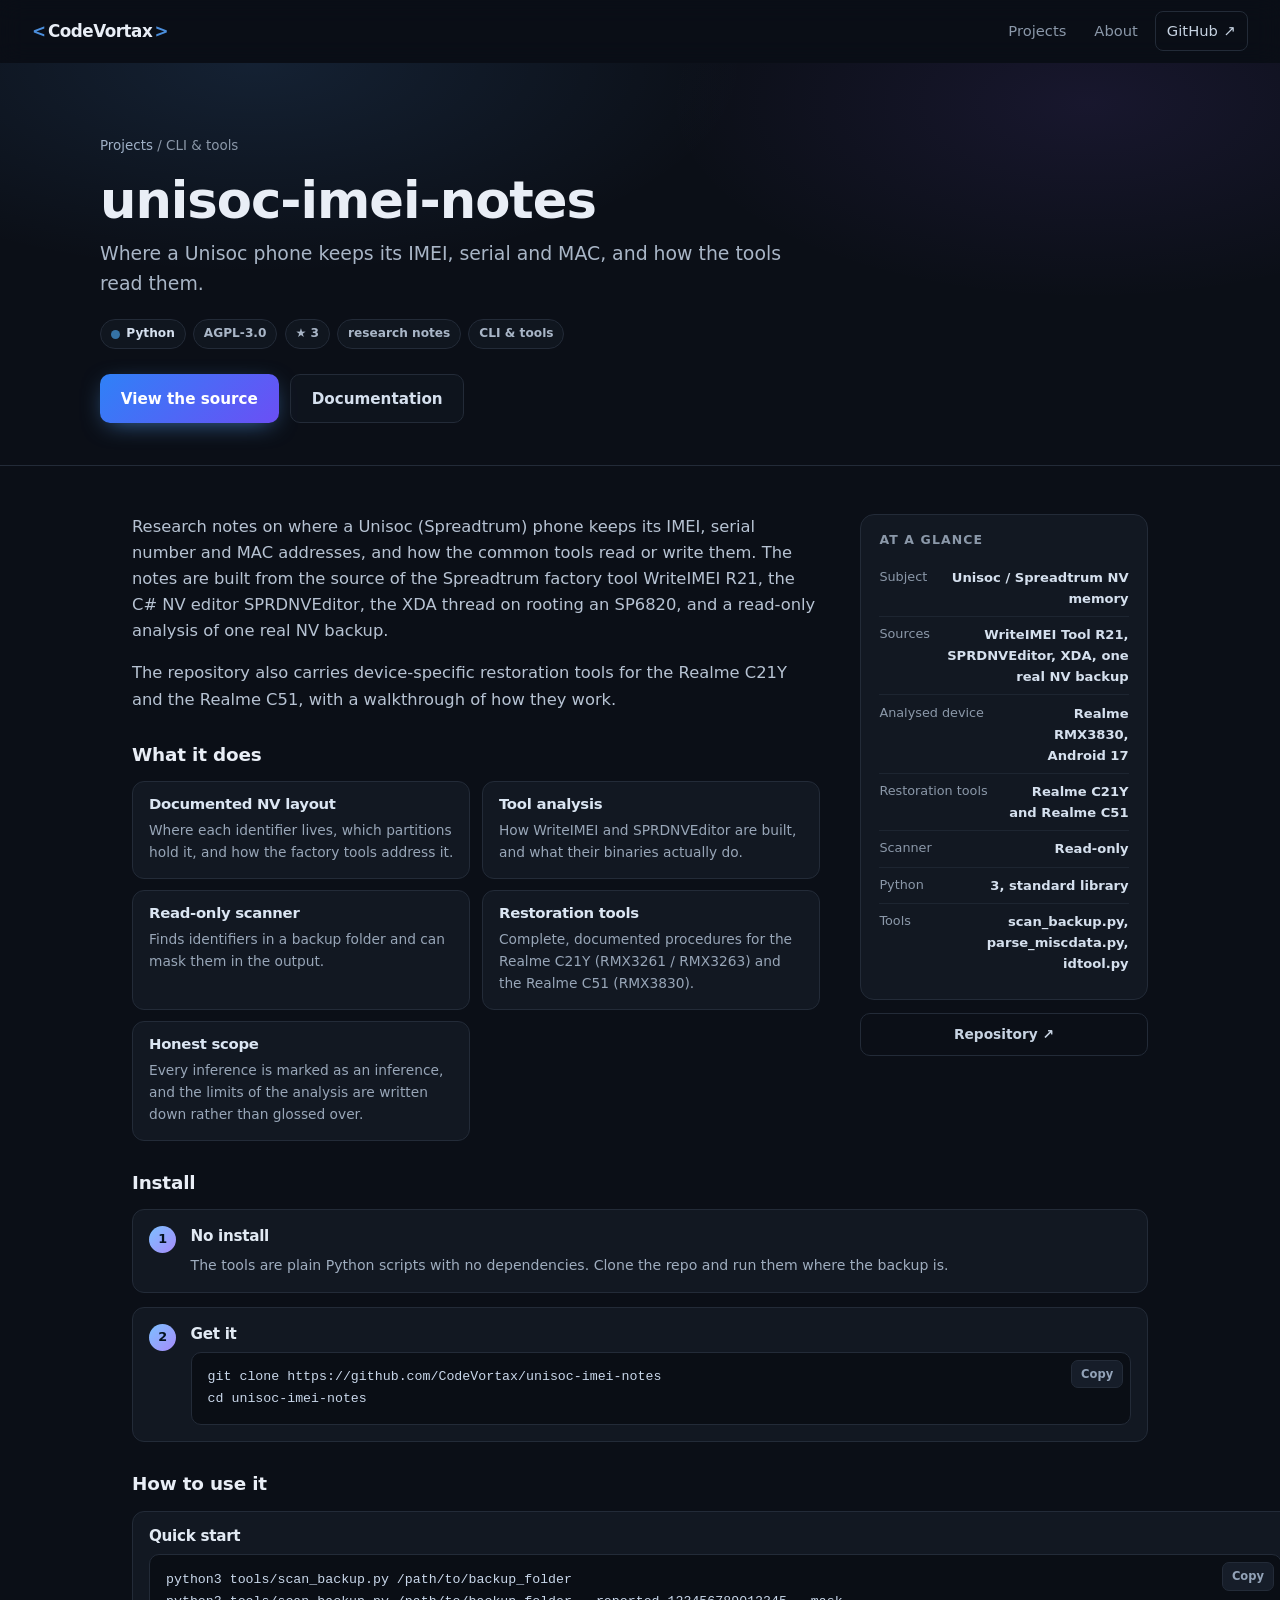
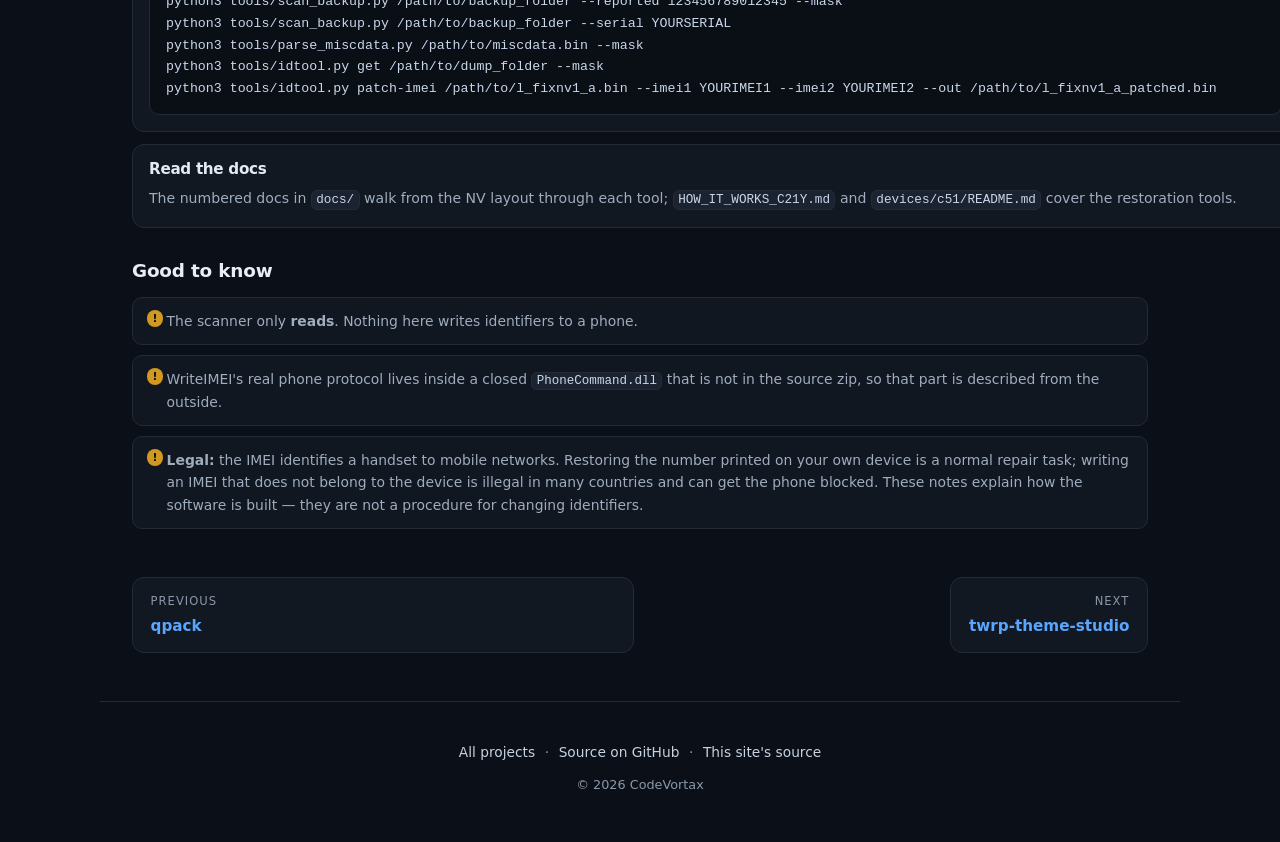
<file: projects/unisoc-imei-notes.html>
<!doctype html>
<html lang="en" class="no-js">
<head>
<meta charset="utf-8">
<meta name="viewport" content="width=device-width, initial-scale=1">
<title>unisoc-imei-notes — CodeVortax</title>
<meta name="description" content="Where a Unisoc phone keeps its IMEI, serial and MAC, and how the tools read them.">
<meta name="theme-color" content="#0b0f17">
<meta name="color-scheme" content="dark">
<link rel="canonical" href="https://codevortax.github.io/projects/unisoc-imei-notes.html">

<meta property="og:type" content="website">
<meta property="og:site_name" content="CodeVortax">
<meta property="og:title" content="unisoc-imei-notes — CodeVortax">
<meta property="og:description" content="Where a Unisoc phone keeps its IMEI, serial and MAC, and how the tools read them.">
<meta property="og:url" content="https://codevortax.github.io/projects/unisoc-imei-notes.html">
<meta property="og:image" content="https://codevortax.github.io/og/unisoc-imei-notes.png">
<meta property="og:image:type" content="image/png">
<meta property="og:image:width" content="1200">
<meta property="og:image:height" content="630">
<meta property="og:image:alt" content="unisoc-imei-notes — CodeVortax social preview image">
<meta name="twitter:card" content="summary_large_image">
<meta name="twitter:title" content="unisoc-imei-notes — CodeVortax">
<meta name="twitter:description" content="Where a Unisoc phone keeps its IMEI, serial and MAC, and how the tools read them.">
<meta name="twitter:image" content="https://codevortax.github.io/og/unisoc-imei-notes.png">

<link rel="icon" href="data:image/svg+xml,%3Csvg xmlns='http://www.w3.org/2000/svg' viewBox='0 0 64 64'%3E%3Crect width='64' height='64' rx='14' fill='%230b0f17'/%3E%3Cpath d='M40 20 26 32l14 12' fill='none' stroke='%2358a6ff' stroke-width='6' stroke-linecap='round' stroke-linejoin='round'/%3E%3C/svg%3E">
<link rel="stylesheet" href="../style.css">
<script>document.documentElement.classList.replace('no-js','js');</script>
<script type="application/ld+json">{"@context": "https://schema.org", "@type": "SoftwareSourceCode", "name": "unisoc-imei-notes", "description": "Where a Unisoc phone keeps its IMEI, serial and MAC, and how the tools read them.", "codeRepository": "https://github.com/CodeVortax/unisoc-imei-notes", "programmingLanguage": "Python", "license": "https://www.gnu.org/licenses/agpl-3.0.html", "url": "https://codevortax.github.io/projects/unisoc-imei-notes.html"}</script>
</head>
<body>

<a class="skip" href="#main">Skip to content</a>
<div class="progress"><span id="bar"></span></div>

<header class="nav">
  <a class="brand" href="../index.html">
    <span class="brand-mark" aria-hidden="true">&lt;</span>CodeVortax<span class="brand-mark" aria-hidden="true">&gt;</span>
  </a>
  <nav aria-label="Sections">
    <a href="../index.html#projects">Projects</a>
    <a href="../index.html#about">About</a>
    <a class="gh" href="https://github.com/CodeVortax">GitHub <span aria-hidden="true">↗</span></a>
  </nav>
</header>

<main id="main">
  <article>
    <header class="phead">
      <div class="phead-inner">
        <p class="crumb reveal"><a href="../index.html#projects">Projects</a> <span aria-hidden="true">/</span> CLI &amp; tools</p>
        <h1 class="reveal">unisoc-imei-notes</h1>
        <p class="ptag reveal">Where a Unisoc phone keeps its IMEI, serial and MAC, and how the tools read them.</p>
        <div class="tags reveal"><span class="tag lang"><i style="--c:#3572a5"></i>Python</span><span class="tag">AGPL-3.0</span><span class="tag">★ 3</span><span class="tag">research notes</span><span class="tag">CLI &amp; tools</span></div>
        <div class="pcta reveal">
          <a class="btn primary" href="https://github.com/CodeVortax/unisoc-imei-notes">View the source</a>
          <a class="btn ghost" href="https://github.com/CodeVortax/unisoc-imei-notes/tree/main/docs">Documentation</a>
        </div>
      </div>
    </header>
    <div class="pwrap">
      <div class="pbody">
        <section class="pintro reveal">
          <p>Research notes on where a Unisoc (Spreadtrum) phone keeps its IMEI, serial number and MAC addresses, and how the common tools read or write them. The notes are built from the source of the Spreadtrum factory tool WriteIMEI R21, the C# NV editor SPRDNVEditor, the XDA thread on rooting an SP6820, and a read-only analysis of one real NV backup.</p>
          <p>The repository also carries device-specific restoration tools for the Realme C21Y and the Realme C51, with a walkthrough of how they work.</p>
        </section>

        <section class="psec">
          <h2 class="sub reveal">What it does</h2>
          <ul class="features">
        <li class="feature reveal">
          <h3>Documented NV layout</h3>
          <p>Where each identifier lives, which partitions hold it, and how the factory tools address it.</p>
        </li>
        <li class="feature reveal">
          <h3>Tool analysis</h3>
          <p>How WriteIMEI and SPRDNVEditor are built, and what their binaries actually do.</p>
        </li>
        <li class="feature reveal">
          <h3>Read-only scanner</h3>
          <p>Finds identifiers in a backup folder and can mask them in the output.</p>
        </li>
        <li class="feature reveal">
          <h3>Restoration tools</h3>
          <p>Complete, documented procedures for the Realme C21Y (RMX3261 / RMX3263) and the Realme C51 (RMX3830).</p>
        </li>
        <li class="feature reveal">
          <h3>Honest scope</h3>
          <p>Every inference is marked as an inference, and the limits of the analysis are written down rather than glossed over.</p>
        </li>
          </ul>
        </section>
      </div>
      <aside class="pside reveal">
        <div class="specs">
          <h2 class="sub">At a glance</h2>
          <dl>
        <div class="dl-row">
          <dt>Subject</dt>
          <dd>Unisoc / Spreadtrum NV memory</dd>
        </div>
        <div class="dl-row">
          <dt>Sources</dt>
          <dd>WriteIMEI Tool R21, SPRDNVEditor, XDA, one real NV backup</dd>
        </div>
        <div class="dl-row">
          <dt>Analysed device</dt>
          <dd>Realme RMX3830, Android 17</dd>
        </div>
        <div class="dl-row">
          <dt>Restoration tools</dt>
          <dd>Realme C21Y and Realme C51</dd>
        </div>
        <div class="dl-row">
          <dt>Scanner</dt>
          <dd>Read-only</dd>
        </div>
        <div class="dl-row">
          <dt>Python</dt>
          <dd>3, standard library</dd>
        </div>
        <div class="dl-row">
          <dt>Tools</dt>
          <dd>scan_backup.py, parse_miscdata.py, idtool.py</dd>
        </div>
          </dl>
        </div>
        <a class="side-link" href="https://github.com/CodeVortax/unisoc-imei-notes">Repository <span aria-hidden="true">↗</span></a>
      </aside>
    </div>

    <section class="pwrap-single">
      <div class="psec">
        <h2 class="sub reveal">Install</h2>
        <ol class="steps">
        <li class="step reveal">
          <span class="step-n" aria-hidden="true">1</span>
          <div class="step-body">
            <h3>No install</h3>
            <p>The tools are plain Python scripts with no dependencies. Clone the repo and run them where the backup is.</p>
          </div>
        </li>
        <li class="step reveal">
          <span class="step-n" aria-hidden="true">2</span>
          <div class="step-body">
            <h3>Get it</h3>
            <div class="codewrap"><button class="copy" type="button" aria-label="Copy this command">Copy</button><pre><code>git clone https://github.com/CodeVortax/unisoc-imei-notes
cd unisoc-imei-notes</code></pre></div>
          </div>
        </li>
        </ol>
      </div>
    </section>

    <section class="pwrap-single">
      <div class="psec">
        <h2 class="sub reveal">How to use it</h2>
        <div class="usage">
          <div class="usage-block reveal">
            <h3>Quick start</h3>
            <div class="codewrap"><button class="copy" type="button" aria-label="Copy this command">Copy</button><pre><code>python3 tools/scan_backup.py /path/to/backup_folder
python3 tools/scan_backup.py /path/to/backup_folder --reported 123456789012345 --mask
python3 tools/scan_backup.py /path/to/backup_folder --serial YOURSERIAL
python3 tools/parse_miscdata.py /path/to/miscdata.bin --mask
python3 tools/idtool.py get /path/to/dump_folder --mask
python3 tools/idtool.py patch-imei /path/to/l_fixnv1_a.bin --imei1 YOURIMEI1 --imei2 YOURIMEI2 --out /path/to/l_fixnv1_a_patched.bin</code></pre></div>
          </div>
          <div class="usage-block reveal">
            <h3>Read the docs</h3>
            <p>The numbered docs in <code>docs/</code> walk from the NV layout through each tool; <code>HOW_IT_WORKS_C21Y.md</code> and <code>devices/c51/README.md</code> cover the restoration tools.</p>
          </div>
        </div>
      </div>
    </section>

    <section class="pwrap-single">
      <div class="psec">
        <h2 class="sub reveal">Good to know</h2>
        <ul class="notes">
          <li class="reveal">The scanner only <b>reads</b>. Nothing here writes identifiers to a phone.</li>
          <li class="reveal">WriteIMEI's real phone protocol lives inside a closed <code>PhoneCommand.dll</code> that is not in the source zip, so that part is described from the outside.</li>
          <li class="reveal"><b>Legal:</b> the IMEI identifies a handset to mobile networks. Restoring the number printed on your own device is a normal repair task; writing an IMEI that does not belong to the device is illegal in many countries and can get the phone blocked. These notes explain how the software is built &mdash; they are not a procedure for changing identifiers.</li>
        </ul>
      </div>
    </section>

    <nav class="pn" aria-label="More projects">
      <a class="pn-link prev" href="qpack.html"><span>Previous</span><b>qpack</b></a>
      <a class="pn-link next" href="twrp-theme-studio.html"><span>Next</span><b>twrp-theme-studio</b></a>
    </nav>
  </article>
</main>

<footer>
  <p class="foot-links">
    <a href="../index.html#projects">All projects</a>
    <span aria-hidden="true">·</span>
    <a href="https://github.com/CodeVortax/unisoc-imei-notes">Source on GitHub</a>
    <span aria-hidden="true">·</span>
    <a href="https://github.com/CodeVortax/CodeVortax.github.io">This site's source</a>
  </p>
  <p class="foot-copy">&copy; <span id="year">2026</span> CodeVortax</p>
</footer>

<script src="../app.js" defer></script>
</body>
</html>
</file>
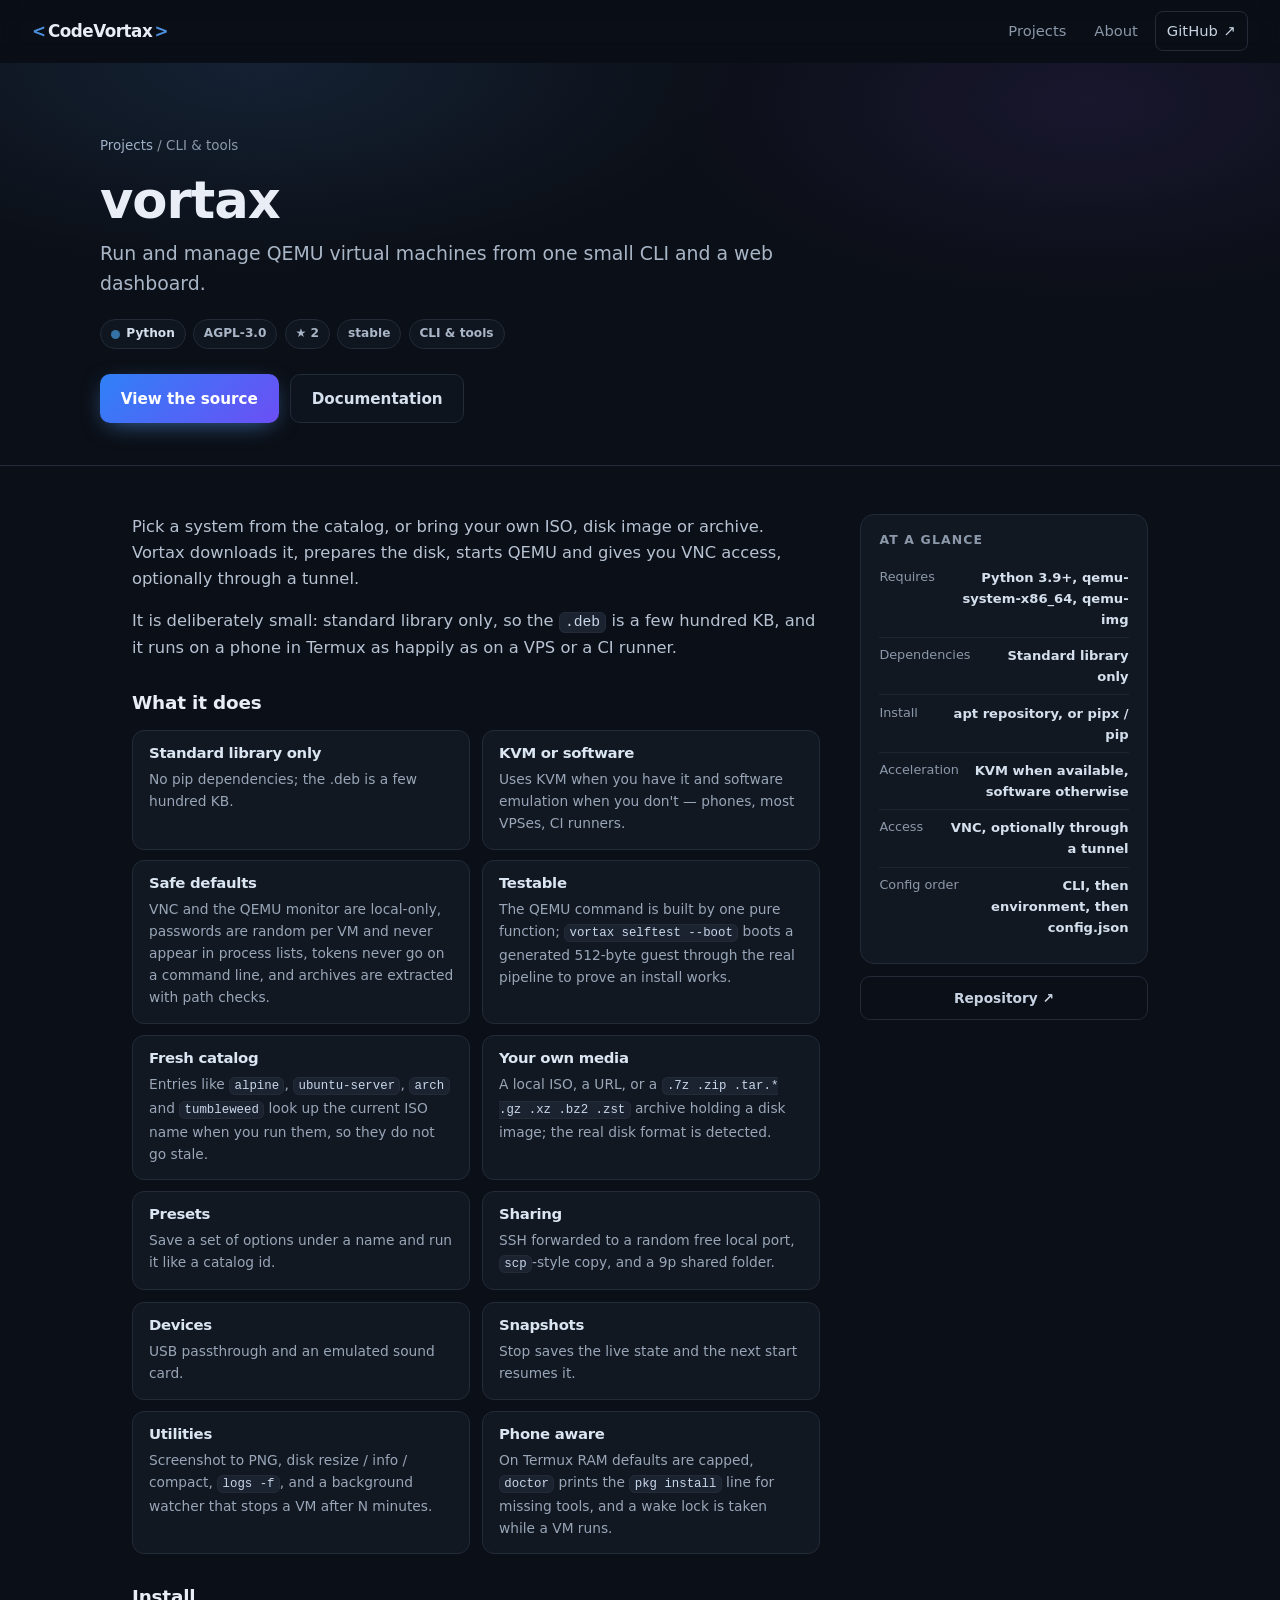
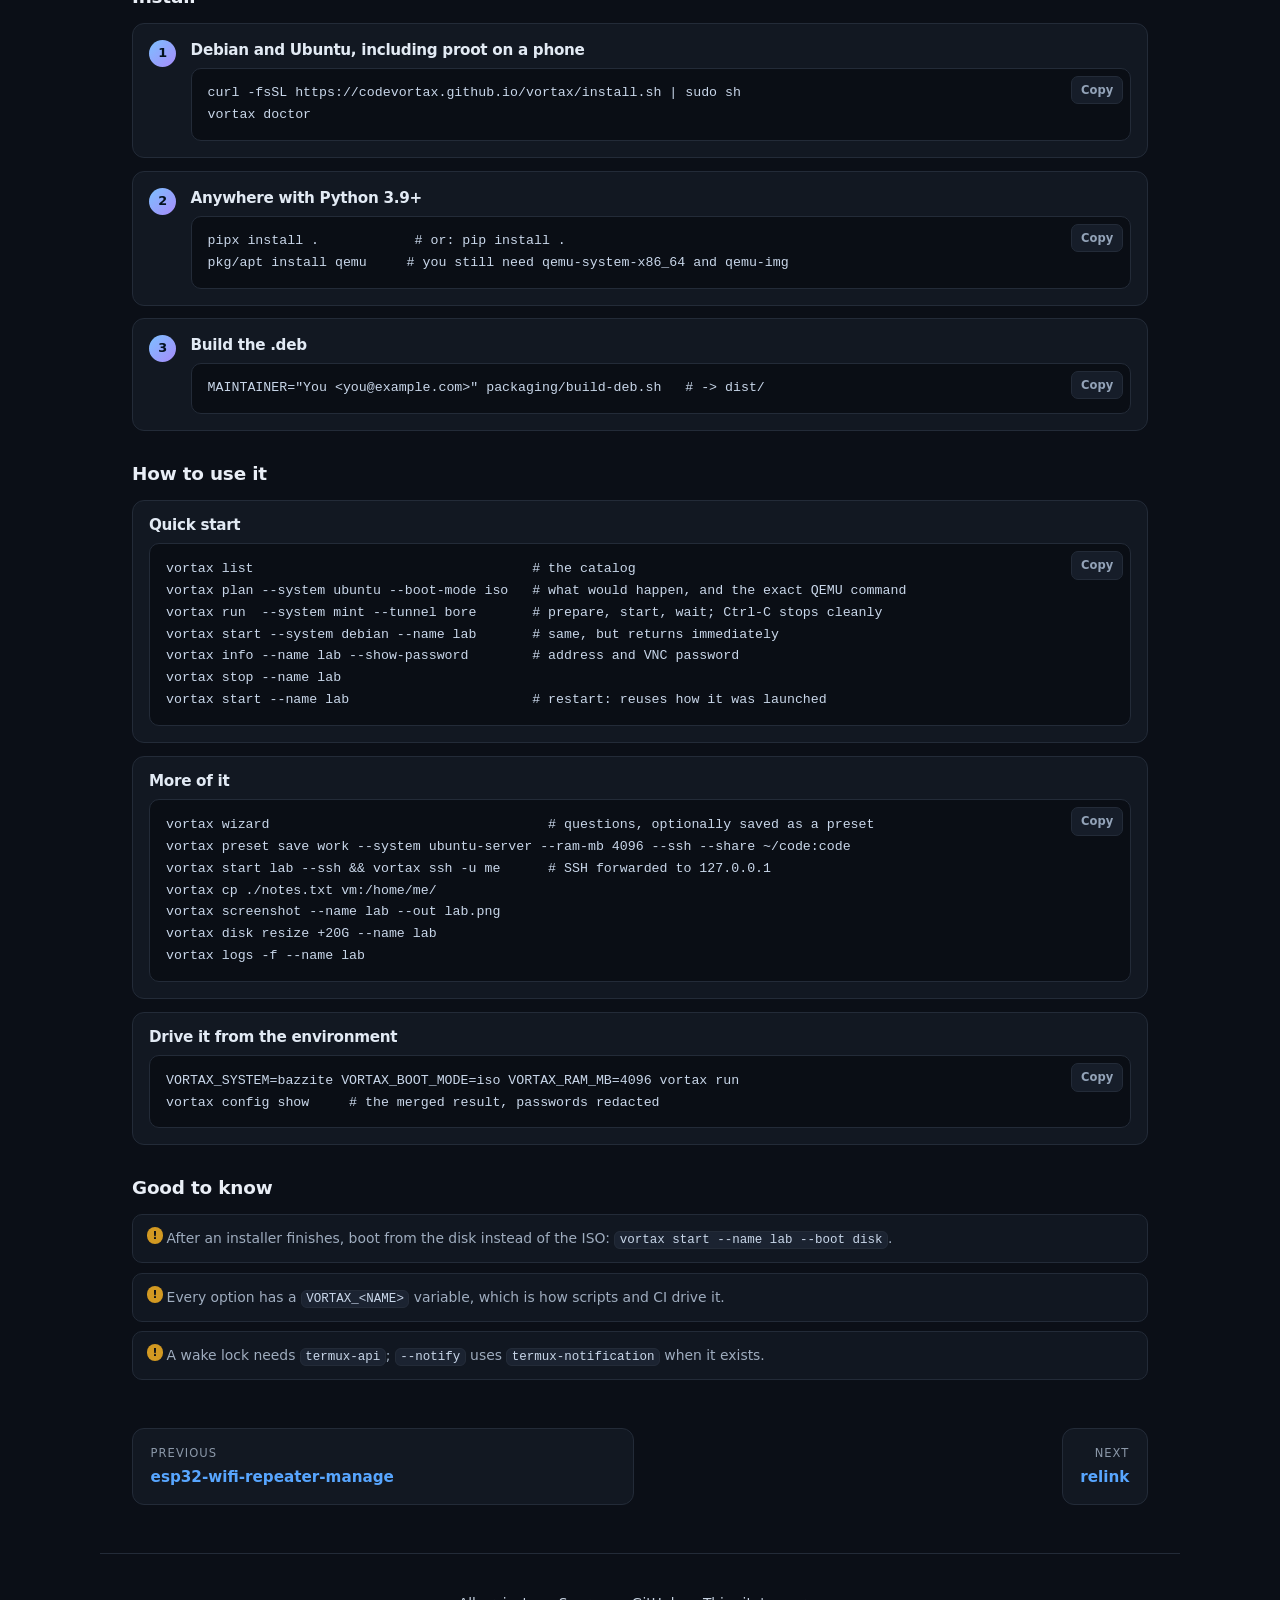
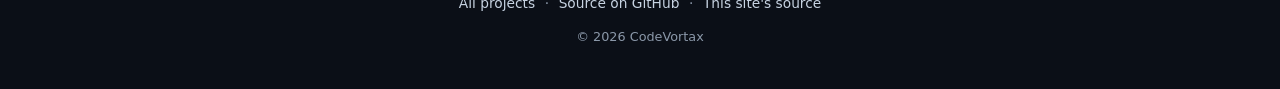
<file: projects/vortax.html>
<!doctype html>
<html lang="en" class="no-js">
<head>
<meta charset="utf-8">
<meta name="viewport" content="width=device-width, initial-scale=1">
<title>vortax — CodeVortax</title>
<meta name="description" content="Run and manage QEMU virtual machines from one small CLI and a web dashboard.">
<meta name="theme-color" content="#0b0f17">
<meta name="color-scheme" content="dark">
<link rel="canonical" href="https://codevortax.github.io/projects/vortax.html">

<meta property="og:type" content="website">
<meta property="og:site_name" content="CodeVortax">
<meta property="og:title" content="vortax — CodeVortax">
<meta property="og:description" content="Run and manage QEMU virtual machines from one small CLI and a web dashboard.">
<meta property="og:url" content="https://codevortax.github.io/projects/vortax.html">
<meta property="og:image" content="https://codevortax.github.io/og/vortax.png">
<meta property="og:image:type" content="image/png">
<meta property="og:image:width" content="1200">
<meta property="og:image:height" content="630">
<meta property="og:image:alt" content="vortax — CodeVortax social preview image">
<meta name="twitter:card" content="summary_large_image">
<meta name="twitter:title" content="vortax — CodeVortax">
<meta name="twitter:description" content="Run and manage QEMU virtual machines from one small CLI and a web dashboard.">
<meta name="twitter:image" content="https://codevortax.github.io/og/vortax.png">

<link rel="icon" href="data:image/svg+xml,%3Csvg xmlns='http://www.w3.org/2000/svg' viewBox='0 0 64 64'%3E%3Crect width='64' height='64' rx='14' fill='%230b0f17'/%3E%3Cpath d='M40 20 26 32l14 12' fill='none' stroke='%2358a6ff' stroke-width='6' stroke-linecap='round' stroke-linejoin='round'/%3E%3C/svg%3E">
<link rel="stylesheet" href="../style.css">
<script>document.documentElement.classList.replace('no-js','js');</script>
<script type="application/ld+json">{"@context": "https://schema.org", "@type": "SoftwareSourceCode", "name": "vortax", "description": "Run and manage QEMU virtual machines from one small CLI and a web dashboard.", "codeRepository": "https://github.com/CodeVortax/vortax", "programmingLanguage": "Python", "license": "https://www.gnu.org/licenses/agpl-3.0.html", "url": "https://codevortax.github.io/projects/vortax.html"}</script>
</head>
<body>

<a class="skip" href="#main">Skip to content</a>
<div class="progress"><span id="bar"></span></div>

<header class="nav">
  <a class="brand" href="../index.html">
    <span class="brand-mark" aria-hidden="true">&lt;</span>CodeVortax<span class="brand-mark" aria-hidden="true">&gt;</span>
  </a>
  <nav aria-label="Sections">
    <a href="../index.html#projects">Projects</a>
    <a href="../index.html#about">About</a>
    <a class="gh" href="https://github.com/CodeVortax">GitHub <span aria-hidden="true">↗</span></a>
  </nav>
</header>

<main id="main">
  <article>
    <header class="phead">
      <div class="phead-inner">
        <p class="crumb reveal"><a href="../index.html#projects">Projects</a> <span aria-hidden="true">/</span> CLI &amp; tools</p>
        <h1 class="reveal">vortax</h1>
        <p class="ptag reveal">Run and manage QEMU virtual machines from one small CLI and a web dashboard.</p>
        <div class="tags reveal"><span class="tag lang"><i style="--c:#3572a5"></i>Python</span><span class="tag">AGPL-3.0</span><span class="tag">★ 2</span><span class="tag">stable</span><span class="tag">CLI &amp; tools</span></div>
        <div class="pcta reveal">
          <a class="btn primary" href="https://github.com/CodeVortax/vortax">View the source</a>
          <a class="btn ghost" href="https://github.com/CodeVortax/vortax/tree/main/docs">Documentation</a>
        </div>
      </div>
    </header>
    <div class="pwrap">
      <div class="pbody">
        <section class="pintro reveal">
          <p>Pick a system from the catalog, or bring your own ISO, disk image or archive. Vortax downloads it, prepares the disk, starts QEMU and gives you VNC access, optionally through a tunnel.</p>
          <p>It is deliberately small: standard library only, so the <code>.deb</code> is a few hundred KB, and it runs on a phone in Termux as happily as on a VPS or a CI runner.</p>
        </section>

        <section class="psec">
          <h2 class="sub reveal">What it does</h2>
          <ul class="features">
        <li class="feature reveal">
          <h3>Standard library only</h3>
          <p>No pip dependencies; the .deb is a few hundred KB.</p>
        </li>
        <li class="feature reveal">
          <h3>KVM or software</h3>
          <p>Uses KVM when you have it and software emulation when you don't &mdash; phones, most VPSes, CI runners.</p>
        </li>
        <li class="feature reveal">
          <h3>Safe defaults</h3>
          <p>VNC and the QEMU monitor are local-only, passwords are random per VM and never appear in process lists, tokens never go on a command line, and archives are extracted with path checks.</p>
        </li>
        <li class="feature reveal">
          <h3>Testable</h3>
          <p>The QEMU command is built by one pure function; <code>vortax selftest --boot</code> boots a generated 512-byte guest through the real pipeline to prove an install works.</p>
        </li>
        <li class="feature reveal">
          <h3>Fresh catalog</h3>
          <p>Entries like <code>alpine</code>, <code>ubuntu-server</code>, <code>arch</code> and <code>tumbleweed</code> look up the current ISO name when you run them, so they do not go stale.</p>
        </li>
        <li class="feature reveal">
          <h3>Your own media</h3>
          <p>A local ISO, a URL, or a <code>.7z .zip .tar.* .gz .xz .bz2 .zst</code> archive holding a disk image; the real disk format is detected.</p>
        </li>
        <li class="feature reveal">
          <h3>Presets</h3>
          <p>Save a set of options under a name and run it like a catalog id.</p>
        </li>
        <li class="feature reveal">
          <h3>Sharing</h3>
          <p>SSH forwarded to a random free local port, <code>scp</code>-style copy, and a 9p shared folder.</p>
        </li>
        <li class="feature reveal">
          <h3>Devices</h3>
          <p>USB passthrough and an emulated sound card.</p>
        </li>
        <li class="feature reveal">
          <h3>Snapshots</h3>
          <p>Stop saves the live state and the next start resumes it.</p>
        </li>
        <li class="feature reveal">
          <h3>Utilities</h3>
          <p>Screenshot to PNG, disk resize / info / compact, <code>logs -f</code>, and a background watcher that stops a VM after N minutes.</p>
        </li>
        <li class="feature reveal">
          <h3>Phone aware</h3>
          <p>On Termux RAM defaults are capped, <code>doctor</code> prints the <code>pkg install</code> line for missing tools, and a wake lock is taken while a VM runs.</p>
        </li>
          </ul>
        </section>
      </div>
      <aside class="pside reveal">
        <div class="specs">
          <h2 class="sub">At a glance</h2>
          <dl>
        <div class="dl-row">
          <dt>Requires</dt>
          <dd>Python 3.9+, qemu-system-x86_64, qemu-img</dd>
        </div>
        <div class="dl-row">
          <dt>Dependencies</dt>
          <dd>Standard library only</dd>
        </div>
        <div class="dl-row">
          <dt>Install</dt>
          <dd>apt repository, or pipx / pip</dd>
        </div>
        <div class="dl-row">
          <dt>Acceleration</dt>
          <dd>KVM when available, software otherwise</dd>
        </div>
        <div class="dl-row">
          <dt>Access</dt>
          <dd>VNC, optionally through a tunnel</dd>
        </div>
        <div class="dl-row">
          <dt>Config order</dt>
          <dd>CLI, then environment, then config.json</dd>
        </div>
          </dl>
        </div>
        <a class="side-link" href="https://github.com/CodeVortax/vortax">Repository <span aria-hidden="true">↗</span></a>
      </aside>
    </div>

    <section class="pwrap-single">
      <div class="psec">
        <h2 class="sub reveal">Install</h2>
        <ol class="steps">
        <li class="step reveal">
          <span class="step-n" aria-hidden="true">1</span>
          <div class="step-body">
            <h3>Debian and Ubuntu, including proot on a phone</h3>
            <div class="codewrap"><button class="copy" type="button" aria-label="Copy this command">Copy</button><pre><code>curl -fsSL https://codevortax.github.io/vortax/install.sh | sudo sh
vortax doctor</code></pre></div>
          </div>
        </li>
        <li class="step reveal">
          <span class="step-n" aria-hidden="true">2</span>
          <div class="step-body">
            <h3>Anywhere with Python 3.9+</h3>
            <div class="codewrap"><button class="copy" type="button" aria-label="Copy this command">Copy</button><pre><code>pipx install .            # or: pip install .
pkg/apt install qemu     # you still need qemu-system-x86_64 and qemu-img</code></pre></div>
          </div>
        </li>
        <li class="step reveal">
          <span class="step-n" aria-hidden="true">3</span>
          <div class="step-body">
            <h3>Build the .deb</h3>
            <div class="codewrap"><button class="copy" type="button" aria-label="Copy this command">Copy</button><pre><code>MAINTAINER=&quot;You &lt;you@example.com&gt;&quot; packaging/build-deb.sh   # -&gt; dist/</code></pre></div>
          </div>
        </li>
        </ol>
      </div>
    </section>

    <section class="pwrap-single">
      <div class="psec">
        <h2 class="sub reveal">How to use it</h2>
        <div class="usage">
          <div class="usage-block reveal">
            <h3>Quick start</h3>
            <div class="codewrap"><button class="copy" type="button" aria-label="Copy this command">Copy</button><pre><code>vortax list                                   # the catalog
vortax plan --system ubuntu --boot-mode iso   # what would happen, and the exact QEMU command
vortax run  --system mint --tunnel bore       # prepare, start, wait; Ctrl-C stops cleanly
vortax start --system debian --name lab       # same, but returns immediately
vortax info --name lab --show-password        # address and VNC password
vortax stop --name lab
vortax start --name lab                       # restart: reuses how it was launched</code></pre></div>
          </div>
          <div class="usage-block reveal">
            <h3>More of it</h3>
            <div class="codewrap"><button class="copy" type="button" aria-label="Copy this command">Copy</button><pre><code>vortax wizard                                   # questions, optionally saved as a preset
vortax preset save work --system ubuntu-server --ram-mb 4096 --ssh --share ~/code:code
vortax start lab --ssh &amp;&amp; vortax ssh -u me      # SSH forwarded to 127.0.0.1
vortax cp ./notes.txt vm:/home/me/
vortax screenshot --name lab --out lab.png
vortax disk resize +20G --name lab
vortax logs -f --name lab</code></pre></div>
          </div>
          <div class="usage-block reveal">
            <h3>Drive it from the environment</h3>
            <div class="codewrap"><button class="copy" type="button" aria-label="Copy this command">Copy</button><pre><code>VORTAX_SYSTEM=bazzite VORTAX_BOOT_MODE=iso VORTAX_RAM_MB=4096 vortax run
vortax config show     # the merged result, passwords redacted</code></pre></div>
          </div>
        </div>
      </div>
    </section>

    <section class="pwrap-single">
      <div class="psec">
        <h2 class="sub reveal">Good to know</h2>
        <ul class="notes">
          <li class="reveal">After an installer finishes, boot from the disk instead of the ISO: <code>vortax start --name lab --boot disk</code>.</li>
          <li class="reveal">Every option has a <code>VORTAX_&lt;NAME&gt;</code> variable, which is how scripts and CI drive it.</li>
          <li class="reveal">A wake lock needs <code>termux-api</code>; <code>--notify</code> uses <code>termux-notification</code> when it exists.</li>
        </ul>
      </div>
    </section>

    <nav class="pn" aria-label="More projects">
      <a class="pn-link prev" href="esp32-wifi-repeater-manage.html"><span>Previous</span><b>esp32-wifi-repeater-manage</b></a>
      <a class="pn-link next" href="relink.html"><span>Next</span><b>relink</b></a>
    </nav>
  </article>
</main>

<footer>
  <p class="foot-links">
    <a href="../index.html#projects">All projects</a>
    <span aria-hidden="true">·</span>
    <a href="https://github.com/CodeVortax/vortax">Source on GitHub</a>
    <span aria-hidden="true">·</span>
    <a href="https://github.com/CodeVortax/CodeVortax.github.io">This site's source</a>
  </p>
  <p class="foot-copy">&copy; <span id="year">2026</span> CodeVortax</p>
</footer>

<script src="../app.js" defer></script>
</body>
</html>
</file>
<file: style.css>
/* ---------- tokens ---------- */
:root{
  --bg:#0b0f17;
  --bg-soft:#11161f;
  --card:#121822;
  --card-hover:#161d29;
  --line:#232b38;
  --line-hover:#3d6fb4;
  --fg:#e9eef6;
  --muted:#8b98a9;
  --accent:#58a6ff;
  --accent-2:#8b5cf6;
  --green:#3fb950;
  --radius:14px;
  --maxw:1080px;
  --ease:cubic-bezier(.22,.61,.36,1);
}

*,*::before,*::after{box-sizing:border-box}

html{scroll-behavior:smooth;-webkit-text-size-adjust:100%}

body{
  margin:0;
  font-family:ui-sans-serif,system-ui,-apple-system,"Segoe UI",Roboto,sans-serif;
  background:var(--bg);
  color:var(--fg);
  line-height:1.6;
  overflow-x:hidden;
  -webkit-font-smoothing:antialiased;
}

h1,h2,h3{line-height:1.15;letter-spacing:-.02em}
a{color:var(--accent);text-decoration:none}
code{
  font-family:ui-monospace,SFMono-Regular,Menlo,Consolas,monospace;
  font-size:.9em;
  background:#1b2331;
  border:1px solid var(--line);
  border-radius:6px;
  padding:.1em .35em;
  color:#c9d7ea;
}

.skip{
  position:absolute;left:-9999px;top:0;z-index:100;
  background:var(--accent);color:#04121f;padding:.6rem 1rem;border-radius:0 0 8px 0;
}
.skip:focus{left:0}

:focus-visible{outline:2px solid var(--accent);outline-offset:3px;border-radius:4px}

/* ---------- scroll progress ---------- */
.progress{
  position:fixed;inset:0 0 auto 0;height:3px;z-index:60;
  background:transparent;pointer-events:none;
}
.progress span{
  display:block;height:100%;width:0;
  background:linear-gradient(90deg,var(--accent),var(--accent-2));
  transition:width .1s linear;
}

/* ---------- nav ---------- */
.nav{
  position:sticky;top:0;z-index:50;
  display:flex;align-items:center;justify-content:space-between;gap:1rem;
  padding:.7rem clamp(1rem,4vw,2rem);
  background:rgba(11,15,23,.72);
  backdrop-filter:blur(12px);
  -webkit-backdrop-filter:blur(12px);
  border-bottom:1px solid transparent;
  transition:border-color .3s var(--ease),background .3s var(--ease);
  animation:dropIn .7s var(--ease) both;
}
.nav.scrolled{border-bottom-color:var(--line);background:rgba(11,15,23,.9)}

.brand{
  font-weight:800;letter-spacing:-.03em;font-size:1.05rem;color:var(--fg);
  display:inline-flex;align-items:center;gap:.15rem;
}
.brand-mark{color:var(--accent);opacity:.85}

.nav nav{display:flex;align-items:center;gap:.35rem}
.nav nav a{
  color:var(--muted);font-size:.92rem;font-weight:500;
  padding:.45rem .7rem;border-radius:8px;
  transition:color .2s var(--ease),background .2s var(--ease);
}
.nav nav a:hover{color:var(--fg);background:#1a2130}
.nav nav a.gh{
  color:#c7d3e2;border:1px solid var(--line);
  display:inline-flex;align-items:center;gap:.35rem;
  transition:border-color .25s var(--ease),color .25s var(--ease),transform .25s var(--ease);
}
.nav nav a.gh:hover{border-color:var(--accent);color:#fff;transform:translateY(-1px)}

@media (max-width:520px){
  .nav nav a[href="#about"]{display:none}
  .nav nav a{padding:.4rem .55rem;font-size:.86rem}
}

/* keep anchor targets clear of the sticky nav */
section[id]{scroll-margin-top:72px}

/* ---------- hero ---------- */
.hero{
  position:relative;overflow:hidden;
  padding:clamp(4rem,11vw,7.5rem) clamp(1rem,4vw,2rem) clamp(3rem,7vw,5rem);
  text-align:center;
  isolation:isolate;
}
.grid-bg{
  position:absolute;inset:0;z-index:-2;
  background-image:
    linear-gradient(to right,rgba(88,166,255,.07) 1px,transparent 1px),
    linear-gradient(to bottom,rgba(88,166,255,.07) 1px,transparent 1px);
  background-size:56px 56px;
  mask-image:radial-gradient(ellipse 70% 60% at 50% 30%,#000 20%,transparent 75%);
  -webkit-mask-image:radial-gradient(ellipse 70% 60% at 50% 30%,#000 20%,transparent 75%);
}
.blob{
  position:absolute;z-index:-1;border-radius:50%;filter:blur(70px);opacity:.4;
}
.blob.b1{
  width:34rem;height:34rem;left:50%;top:-14rem;margin-left:-20rem;
  background:radial-gradient(circle,#1f6feb,transparent 65%);
  animation:float 16s ease-in-out infinite;
}
.blob.b2{
  width:28rem;height:28rem;right:-8rem;top:4rem;
  background:radial-gradient(circle,#8b5cf6,transparent 65%);
  animation:float 20s ease-in-out infinite reverse;
}

.hero-inner{max-width:46rem;margin:0 auto}
.eyebrow{
  display:inline-flex;align-items:center;gap:.5rem;
  margin:0 0 1.1rem;
  font-size:.8rem;font-weight:600;letter-spacing:.08em;text-transform:uppercase;
  color:var(--muted);
  border:1px solid var(--line);border-radius:999px;
  padding:.35rem .8rem;background:rgba(18,24,34,.7);
}
.eyebrow .dot{
  width:7px;height:7px;border-radius:50%;background:var(--green);
  box-shadow:0 0 0 0 rgba(63,185,80,.6);
  animation:pulse 2.4s ease-out infinite;
}
.hero h1{
  margin:0 0 .9rem;
  font-size:clamp(2.6rem,9vw,4.6rem);
  font-weight:800;
  background:linear-gradient(180deg,#fff 20%,#93a8c4 100%);
  -webkit-background-clip:text;background-clip:text;color:transparent;
}
.lead{
  margin:0 auto 2rem;max-width:38rem;
  font-size:clamp(1rem,2.4vw,1.17rem);
  color:#a9b6c7;
}
.cta{display:flex;gap:.75rem;justify-content:center;flex-wrap:wrap}
.btn{
  display:inline-flex;align-items:center;justify-content:center;
  padding:.72rem 1.3rem;border-radius:10px;
  font-weight:600;font-size:.95rem;
  transition:transform .25s var(--ease),box-shadow .25s var(--ease),background .25s var(--ease),border-color .25s var(--ease);
}
.btn.primary{
  background:linear-gradient(135deg,#2f81f7,#6b4ff5);
  color:#fff;
  box-shadow:0 6px 24px -8px rgba(88,166,255,.7);
}
.btn.primary:hover{transform:translateY(-2px);box-shadow:0 12px 30px -8px rgba(88,166,255,.8)}
.btn.ghost{border:1px solid var(--line);color:#d5e0ee;background:rgba(18,24,34,.6)}
.btn.ghost:hover{border-color:var(--accent);transform:translateY(-2px);color:#fff}

.stats{
  list-style:none;display:flex;flex-wrap:wrap;justify-content:center;gap:clamp(1.2rem,5vw,3rem);
  margin:3rem 0 0;padding:0;
}
.stats li{display:flex;flex-direction:column;gap:.1rem}
.stats b{font-size:1.5rem;font-weight:800;letter-spacing:-.03em}
.stats span{font-size:.76rem;color:var(--muted);text-transform:uppercase;letter-spacing:.08em}

/* hero entrance */
.js .hero .eyebrow,
.js .hero h1,
.js .hero .lead,
.js .hero .cta,
.js .hero .stats{animation:slideUp .85s var(--ease) both}
.js .hero .eyebrow{animation-delay:.05s}
.js .hero h1{animation-delay:.15s}
.js .hero .lead{animation-delay:.25s}
.js .hero .cta{animation-delay:.35s}
.js .hero .stats{animation-delay:.45s}

/* ---------- sections ---------- */
.section{
  max-width:var(--maxw);margin:0 auto;
  padding:clamp(3rem,7vw,5rem) clamp(1rem,4vw,2rem);
}
.section-head{max-width:42rem;margin-bottom:2rem}
.section-head h2{
  margin:0 0 .5rem;font-size:clamp(1.7rem,4.4vw,2.4rem);font-weight:800;
}
.section-head p{margin:0;color:var(--muted)}

/* ---------- filter chips ---------- */
.chips{display:flex;flex-wrap:wrap;gap:.5rem;margin-bottom:1.8rem}
.chip{
  font:inherit;font-size:.86rem;font-weight:600;
  color:var(--muted);cursor:pointer;
  background:var(--bg-soft);border:1px solid var(--line);
  padding:.45rem .95rem;border-radius:999px;
  transition:color .22s var(--ease),border-color .22s var(--ease),background .22s var(--ease),transform .22s var(--ease);
}
.chip:hover{color:var(--fg);transform:translateY(-1px)}
.chip.is-active{
  color:#04121f;background:linear-gradient(135deg,#7cc0ff,#a78bfa);
  border-color:transparent;
}

.empty{color:var(--muted);margin:0 0 1rem}

/* ---------- cards ---------- */
.grid{
  display:grid;
  grid-template-columns:repeat(auto-fill,minmax(min(100%,17.5rem),1fr));
  gap:1rem;
}
.card{
  position:relative;
  display:flex;flex-direction:column;gap:.7rem;
  padding:1.15rem 1.15rem 1rem;
  background:var(--card);
  border:1px solid var(--line);
  border-radius:var(--radius);
  color:inherit;overflow:hidden;
  transition:transform .3s var(--ease),border-color .3s var(--ease),background .3s var(--ease),box-shadow .3s var(--ease);
}
.card::after{
  content:"";position:absolute;inset:0;
  background:radial-gradient(360px circle at var(--mx,50%) var(--my,0%),rgba(88,166,255,.10),transparent 60%);
  opacity:0;transition:opacity .3s var(--ease);pointer-events:none;
}
.card:hover{
  transform:translateY(-4px);
  border-color:var(--line-hover);
  background:var(--card-hover);
  box-shadow:0 14px 34px -18px rgba(0,0,0,.9);
}
.card:hover::after{opacity:1}
.card:active{transform:translateY(-1px)}

.card-top{display:flex;align-items:center;justify-content:space-between;gap:.6rem}
.card h3{
  margin:0;font-size:1.02rem;font-weight:700;color:var(--accent);
  overflow-wrap:anywhere;
}
.badge{
  flex:none;font-size:.72rem;font-weight:700;color:#cbb2ff;
  background:rgba(139,92,246,.13);border:1px solid rgba(139,92,246,.28);
  padding:.1rem .45rem;border-radius:999px;
}
.card p{margin:0;font-size:.9rem;color:#9fadbf;flex:1}
.meta{
  display:flex;align-items:center;gap:.9rem;flex-wrap:wrap;
  font-size:.76rem;color:#7d8b9d;
  border-top:1px solid rgba(35,43,56,.8);padding-top:.7rem;margin-top:.1rem;
}
.lang{display:inline-flex;align-items:center;gap:.38rem;color:#a9b6c7;font-weight:600}
.lang i{width:9px;height:9px;border-radius:50%;background:var(--c,#888);display:inline-block}

.card.featured{border-color:rgba(88,166,255,.32)}
.card.featured::before{
  content:"";position:absolute;inset:0 auto auto 0;width:100%;height:2px;
  background:linear-gradient(90deg,var(--accent),var(--accent-2),transparent);
}

@media (min-width:760px){
  .card.featured{grid-column:span 2}
  .card.featured p{font-size:.98rem}
}

.card.is-hidden{display:none}
.card.pop{animation:cardIn .45s var(--ease) both}

.more{margin:2rem 0 0;font-size:.92rem;font-weight:600}

/* ---------- about columns ---------- */
.cols{
  display:grid;gap:1rem;
  grid-template-columns:repeat(auto-fit,minmax(min(100%,16rem),1fr));
}
.col{
  background:linear-gradient(180deg,var(--card),#0f141d);
  border:1px solid var(--line);border-radius:var(--radius);
  padding:1.3rem;
  transition:border-color .3s var(--ease),transform .3s var(--ease);
}
.col:hover{border-color:#35507a;transform:translateY(-3px)}
.col h3{margin:0 0 .5rem;font-size:1rem;color:#dbe6f3}
.col p{margin:0;font-size:.9rem;color:#98a6b8}
.col em{color:#c7d3e2;font-style:normal;font-weight:600}

/* ---------- footer ---------- */
footer{
  max-width:var(--maxw);margin:0 auto;
  padding:2.4rem clamp(1rem,4vw,2rem) 3rem;
  border-top:1px solid var(--line);
  text-align:center;color:var(--muted);font-size:.86rem;
}
.foot-links{display:flex;gap:.6rem;justify-content:center;flex-wrap:wrap;margin:0 0 .8rem}
.foot-links a{color:#c7d3e2}
.foot-links a:hover{color:var(--accent)}
.foot-note{margin:0 0 .6rem;font-size:.8rem;color:#6f7d8f}
.foot-copy{margin:0;font-size:.8rem}

/* ---------- scroll reveal (slide) ---------- */
.js .reveal{
  opacity:0;
  transform:translateY(26px);
  transition:opacity .7s var(--ease),transform .7s var(--ease);
  will-change:opacity,transform;
}
.js .reveal.from-left{transform:translateX(-30px)}
.js .reveal.from-right{transform:translateX(30px)}
.js .reveal.in{opacity:1;transform:none}

/* ---------- keyframes ---------- */
@keyframes slideUp{
  from{opacity:0;transform:translateY(22px)}
  to{opacity:1;transform:none}
}
@keyframes dropIn{
  from{opacity:0;transform:translateY(-12px)}
  to{opacity:1;transform:none}
}
@keyframes cardIn{
  from{opacity:0;transform:translateY(14px) scale(.985)}
  to{opacity:1;transform:none}
}
@keyframes float{
  0%,100%{transform:translate3d(0,0,0)}
  50%{transform:translate3d(0,26px,0)}
}
@keyframes pulse{
  0%{box-shadow:0 0 0 0 rgba(63,185,80,.55)}
  70%{box-shadow:0 0 0 9px rgba(63,185,80,0)}
  100%{box-shadow:0 0 0 0 rgba(63,185,80,0)}
}

/* ---------- project page ---------- */
.crumb{font-size:.84rem;color:var(--muted);margin:0 0 .9rem}
.crumb a{color:#9fb0c6}
.crumb a:hover{color:var(--accent)}

.phead{
  position:relative;
  padding:clamp(2.4rem,7vw,4.5rem) clamp(1rem,4vw,2rem) clamp(1.6rem,4vw,2.6rem);
  border-bottom:1px solid var(--line);
  background:
    radial-gradient(700px 300px at 20% 0%,rgba(88,166,255,.12),transparent 70%),
    radial-gradient(600px 280px at 85% 10%,rgba(139,92,246,.10),transparent 70%);
  overflow:hidden;
}
.phead-inner{max-width:var(--maxw);margin:0 auto}
.phead h1{
  margin:0 0 .5rem;font-size:clamp(2rem,7vw,3.2rem);font-weight:800;
  overflow-wrap:anywhere;
}
.ptag{margin:0 0 1.3rem;font-size:clamp(1rem,2.6vw,1.18rem);color:#a9b6c7;max-width:44rem}

.tags{display:flex;flex-wrap:wrap;gap:.45rem;margin-bottom:1.5rem}
.tag{
  font-size:.76rem;font-weight:600;color:#a9b6c7;
  background:rgba(18,24,34,.85);border:1px solid var(--line);
  padding:.28rem .62rem;border-radius:999px;
  display:inline-flex;align-items:center;gap:.4rem;
}
.tag.lang{color:#d5e0ee}
.tag.lang i{width:9px;height:9px;border-radius:50%;background:var(--c,#888)}

.pcta{display:flex;gap:.7rem;flex-wrap:wrap}

/* intro + sidebar */
.pwrap{
  max-width:var(--maxw);margin:0 auto;
  padding:clamp(2rem,5vw,3rem) clamp(1rem,4vw,2rem) 0;
  display:grid;gap:clamp(1.5rem,4vw,2.5rem);
  grid-template-columns:1fr;
}
@media (min-width:860px){
  .pwrap{grid-template-columns:minmax(0,1fr) 18rem;align-items:start}
  .pside{position:sticky;top:80px}
}
.pbody{min-width:0}

.pintro p{margin:0 0 1rem;font-size:1.02rem;color:#b7c3d3}
.pintro p:last-child{margin-bottom:0}

.psec h2.sub,
.pwrap-single .sub{margin:2rem 0 1rem}
.sub{font-size:1.15rem;font-weight:700;letter-spacing:-.01em;color:#e9eef6}

.specs{
  background:var(--card);border:1px solid var(--line);border-radius:var(--radius);
  padding:1.1rem 1.15rem;
}
.specs .sub{margin:0 0 .8rem;font-size:.78rem;text-transform:uppercase;letter-spacing:.09em;color:var(--muted)}
.specs dl{margin:0}
.dl-row{display:flex;justify-content:space-between;gap:.9rem;padding:.45rem 0;border-bottom:1px solid rgba(35,43,56,.7)}
.dl-row:last-child{border-bottom:0}
.dl-row dt{font-size:.8rem;color:var(--muted);flex:none;max-width:45%}
.dl-row dd{margin:0;font-size:.82rem;color:#d5e0ee;text-align:right;font-weight:600;overflow-wrap:anywhere}
.dl-row dd code{font-size:.76rem}

.side-link{
  display:block;margin-top:.8rem;text-align:center;
  padding:.6rem;border:1px solid var(--line);border-radius:10px;
  font-size:.86rem;font-weight:600;color:#c7d3e2;
  transition:border-color .25s var(--ease),color .25s var(--ease),transform .25s var(--ease);
}
.side-link:hover{border-color:var(--accent);color:#fff;transform:translateY(-1px)}

/* features */
.features{list-style:none;margin:0;padding:0;display:grid;gap:.7rem}
@media (min-width:700px){.features{grid-template-columns:1fr 1fr}}
.feature{
  background:var(--card);border:1px solid var(--line);border-radius:12px;
  padding:.9rem 1rem;
  transition:border-color .3s var(--ease),transform .3s var(--ease),background .3s var(--ease);
}
.feature:hover{border-color:#35507a;transform:translateY(-2px);background:var(--card-hover)}
.feature h3{margin:0 0 .35rem;font-size:.93rem;color:#dbe6f3}
.feature p{margin:0;font-size:.86rem;color:#98a6b8}

/* install + usage */
.pwrap-single{
  max-width:var(--maxw);margin:0 auto;
  padding:0 clamp(1rem,4vw,2rem);
}
.steps{list-style:none;margin:0;padding:0;display:grid;gap:.8rem;counter-reset:step}
.step{
  display:flex;gap:.9rem;align-items:flex-start;
  background:var(--card);border:1px solid var(--line);border-radius:12px;
  padding:1rem;
}
.step-n{
  flex:none;width:1.7rem;height:1.7rem;border-radius:50%;
  display:grid;place-items:center;
  font-size:.8rem;font-weight:800;color:#04121f;
  background:linear-gradient(135deg,#7cc0ff,#a78bfa);
}
.step-body{min-width:0;flex:1}
.step-body h3{margin:.15rem 0 .5rem;font-size:.95rem;color:#e2eaf4}
.step-body p{margin:0;font-size:.88rem;color:#9fadbf}
.step-body p + .codewrap{margin-top:.7rem}

.usage{display:grid;gap:.8rem}
.usage-block{
  background:var(--card);border:1px solid var(--line);border-radius:12px;padding:1rem;
}
.usage-block h3{margin:0 0 .55rem;font-size:.95rem;color:#e2eaf4}
.usage-block p{margin:0;font-size:.88rem;color:#9fadbf}
.usage-block p + .codewrap{margin-top:.7rem}

/* code blocks */
.codewrap{position:relative}
.codewrap pre{
  margin:0;overflow-x:auto;
  background:#0a0e15;border:1px solid var(--line);border-radius:10px;
  padding:.85rem 1rem;padding-right:4rem;
}
.codewrap code{
  font-size:.83rem;line-height:1.65;color:#c9d7ea;
  background:none;border:0;padding:0;white-space:pre;
}
.copy{
  position:absolute;top:.5rem;right:.5rem;
  font:inherit;font-size:.72rem;font-weight:700;
  color:#93a3b8;background:#161d29;border:1px solid var(--line);
  padding:.25rem .55rem;border-radius:7px;cursor:pointer;
  transition:color .2s var(--ease),border-color .2s var(--ease);
}
.copy:hover{color:#fff;border-color:var(--accent)}
.copy.done{color:#3fb950;border-color:rgba(63,185,80,.5)}

/* tables */
.table-block{max-width:100%}
.table-scroll{overflow-x:auto;border:1px solid var(--line);border-radius:12px}
table{border-collapse:collapse;width:100%;font-size:.86rem;min-width:22rem}
th,td{padding:.6rem .85rem;text-align:left;border-bottom:1px solid rgba(35,43,56,.8)}
th{background:#11161f;color:#a9b6c7;font-size:.76rem;text-transform:uppercase;letter-spacing:.06em}
td{color:#a9b6c7}
tbody tr:last-child td{border-bottom:0}
tbody tr:hover td{background:rgba(88,166,255,.04)}

/* notes */
.notes{list-style:none;margin:0;padding:0;display:grid;gap:.6rem}
.notes li{
  position:relative;padding:.75rem .9rem .75rem 2.1rem;
  background:rgba(22,29,41,.6);border:1px solid var(--line);border-radius:10px;
  font-size:.87rem;color:#9fadbf;
}
.notes li::before{
  content:"!";position:absolute;left:.85rem;top:.75rem;
  width:1.05rem;height:1.05rem;border-radius:50%;
  display:grid;place-items:center;
  font-size:.68rem;font-weight:800;color:#0b0f17;
  background:#d29922;
}

/* prev / next */
.pn{
  max-width:var(--maxw);margin:clamp(2rem,5vw,3rem) auto 0;
  padding:0 clamp(1rem,4vw,2rem) clamp(2rem,5vw,3rem);
  display:grid;gap:.7rem;grid-template-columns:1fr;
}
@media (min-width:620px){
  .pn{grid-template-columns:1fr 1fr}
  .pn-link.next{text-align:right;margin-left:auto;align-items:flex-end}
}
.pn-link{
  display:flex;flex-direction:column;gap:.2rem;
  padding:.9rem 1.1rem;border:1px solid var(--line);border-radius:12px;
  background:var(--card);
  transition:border-color .25s var(--ease),transform .25s var(--ease),background .25s var(--ease);
}
.pn-link:hover{border-color:var(--accent);transform:translateY(-2px);background:var(--card-hover)}
.pn-link span{font-size:.72rem;text-transform:uppercase;letter-spacing:.09em;color:var(--muted)}
.pn-link b{font-size:.95rem;color:var(--accent);overflow-wrap:anywhere}

/* row list (projects.html) */
.rows{list-style:none;margin:0;padding:0;display:grid;gap:.55rem}
.row a{
  display:grid;gap:.2rem;
  grid-template-columns:1fr;
  padding:.85rem 1.05rem;
  background:var(--card);border:1px solid var(--line);border-radius:12px;
  transition:border-color .25s var(--ease),transform .25s var(--ease),background .25s var(--ease);
}
.row a:hover{border-color:var(--accent);transform:translateY(-2px);background:var(--card-hover)}
.row-name{font-weight:700;color:var(--accent);overflow-wrap:anywhere}
.row-desc{font-size:.87rem;color:#9fadbf}
.row-meta{font-size:.75rem;color:#7d8b9d}
@media (min-width:720px){
  .row a{grid-template-columns:14rem 1fr auto;align-items:center;gap:1rem}
  .row-meta{text-align:right}
}

.card .go{color:var(--accent);font-weight:600;margin-left:auto}

/* ---------- reduced motion ---------- */
@media (prefers-reduced-motion:reduce){
  html{scroll-behavior:auto}
  *,*::before,*::after{
    animation-duration:.001ms !important;
    animation-iteration-count:1 !important;
    transition-duration:.001ms !important;
  }
  .js .reveal{opacity:1;transform:none}
}
</file>
